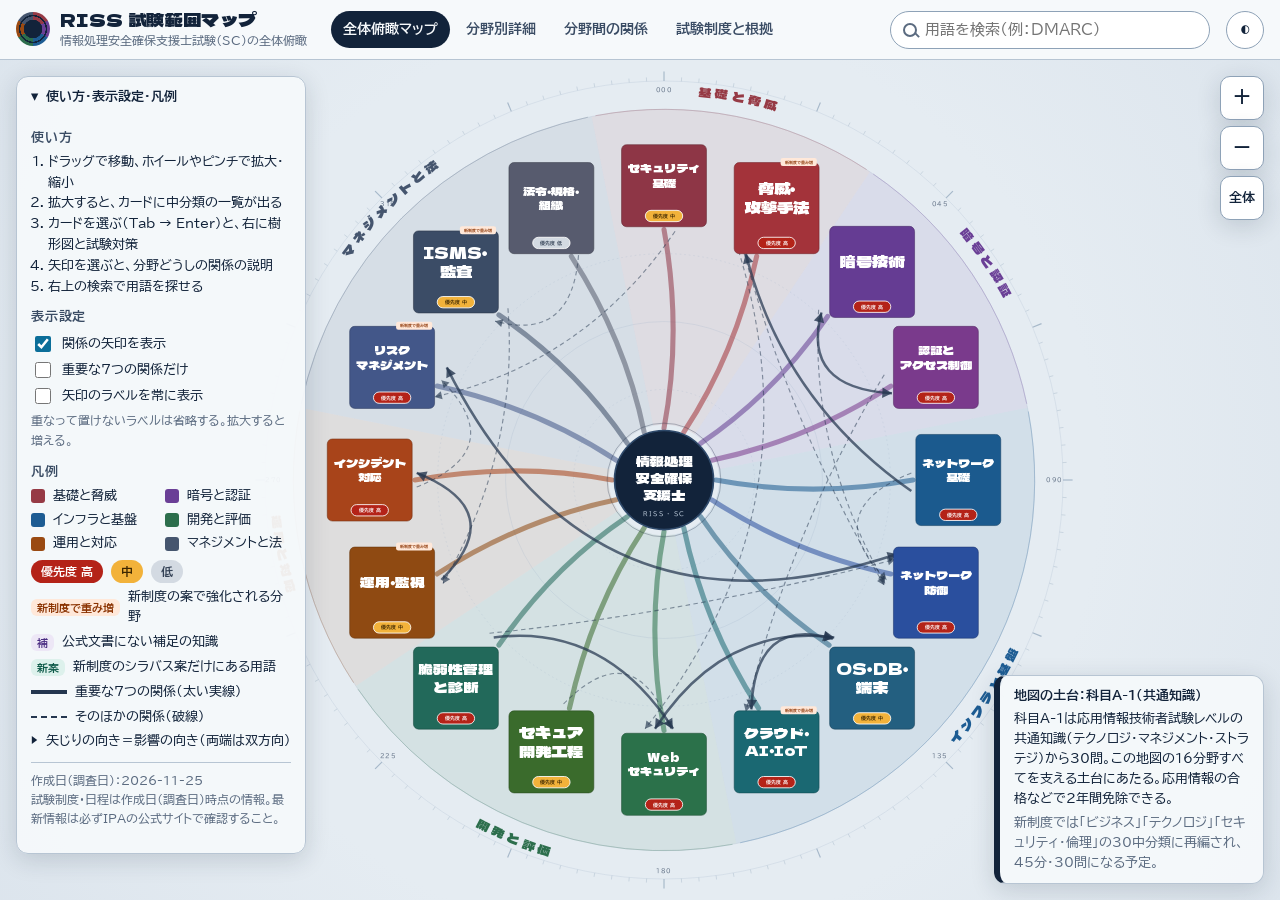
<file: docs/map/index.html>
<!doctype html>
<html lang="ja">
<head>
<meta charset="utf-8">
<meta name="viewport" content="width=device-width, initial-scale=1">
<title>RISS 試験範囲マップ</title>
<meta name="description" content="情報処理安全確保支援士試験（SC）の全体俯瞰。16分野・中分類・用語と分野間の関係を放射状の地図で示す。作成日 2026-11-25。">
<link rel="preconnect" href="https://fonts.googleapis.com">
<link rel="preconnect" href="https://fonts.gstatic.com" crossorigin>
<link rel="stylesheet" href="https://fonts.googleapis.com/css2?family=BIZ+UDPGothic:wght@400;700&amp;family=Dela+Gothic+One&amp;display=swap">
<!-- このファイルは map/tools/build.py で生成している。直接編集せず、map/data と map/src を直すこと。 -->
<style>
:root {
  --d-base: #963A45;
  --d-cryptoauth: #6A3F96;
  --d-infra: #1D5C93;
  --d-dev: #2C6E4C;
  --d-resp: #9A4A12;
  --d-mgmt: #45556E;
  --f-basics: #8E3646;
  --f-threats: #A3333A;
  --f-crypto: #653C93;
  --f-auth: #7A3A8C;
  --f-netbase: #1B5A8E;
  --f-netdef: #2A4F9E;
  --f-osdb: #235F80;
  --f-cloud: #1A6872;
  --f-web: #2B714A;
  --f-devproc: #3A6B2C;
  --f-vuln: #22695A;
  --f-ops: #8F4A12;
  --f-incident: #A8441A;
  --f-risk: #435789;
  --f-isms: #3B4C66;
  --f-law: #575B6E;
}
/* ===== 色・書体（すべてCSS変数で管理） ===== */
:root {
  color-scheme: light;
  --bg: #E5ECF2;
  --bg-2: #D9E2EB;
  --surface: #F6F9FB;
  --surface-2: #FFFFFF;
  --ink: #12233A;
  --ink-2: #3A4C64;
  --ink-3: #5B6B80;
  --line: #B7C5D3;
  --line-2: #8EA2B7;
  --grid: #9FB2C5;
  --accent: #0B6E99;
  --accent-ink: #FFFFFF;
  --hit: #E8590C;
  --link-line: #24364F;
  --link-on: #C2410C;
  --center: #12233A;
  --center-ring: #2F4A6B;
  --card-bg: #FFFFFF;
  --card-ink: #12233A;
  --card-ink-2: #44566D;
  --sector-op: 0.09;
  --trunk-op: 0.55;
  --shadow: 0 6px 24px rgba(18, 35, 58, 0.16);
  --pill-high-bg: #B42318;
  --pill-high-ink: #FFFFFF;
  --pill-mid-bg: #F2B23A;
  --pill-mid-ink: #3B2600;
  --pill-low-bg: #D3DAE2;
  --pill-low-ink: #334155;
  --badge-sup-bg: #EDE7F6;
  --badge-sup-ink: #4A2C82;
  --badge-new-bg: #DDF1EC;
  --badge-new-ink: #0D5948;
  --badge-weight-bg: #FFE8D9;
  --badge-weight-ink: #8A3200;
  --flash: #FFE38A;
  --font-ui: "BIZ UDPGothic", "Hiragino Sans", "Noto Sans JP", "Yu Gothic", "Meiryo", sans-serif;
  --font-display: "Dela Gothic One", "Hiragino Sans", "Noto Sans JP", "Yu Gothic", sans-serif;
  --topbar-h: 60px;
  --radius: 12px;
  --ease: 220ms cubic-bezier(.2, .7, .2, 1);
}

@media (prefers-color-scheme: dark) {
  :root:not([data-theme="light"]) {
    color-scheme: dark;
    --bg: #0D1621;
    --bg-2: #111D2A;
    --surface: #142130;
    --surface-2: #1A2a3C;
    --ink: #E2EAF3;
    --ink-2: #B3C2D3;
    --ink-3: #8C9DB1;
    --line: #2C3E53;
    --line-2: #46607C;
    --grid: #3A5068;
    --accent: #5CC2EA;
    --accent-ink: #062030;
    --hit: #FF9F5A;
    --link-line: #C5D3E3;
    --link-on: #FFB079;
    --center: #1C3A5C;
    --center-ring: #6F90B5;
    --card-bg: #172534;
    --card-ink: #E2EAF3;
    --card-ink-2: #AEBDCE;
    --sector-op: 0.13;
    --trunk-op: 0.7;
    --shadow: 0 6px 24px rgba(0, 0, 0, 0.5);
    --pill-high-bg: #C0281B;
    --pill-mid-bg: #F2B23A;
    --pill-low-bg: #3A4A5E;
    --pill-low-ink: #E2EAF3;
    --badge-sup-bg: #33275A;
    --badge-sup-ink: #DCCFFF;
    --badge-new-bg: #133F37;
    --badge-new-ink: #B8EBDD;
    --badge-weight-bg: #4A2510;
    --badge-weight-ink: #FFD2B5;
    --flash: #6B5A12;
  }
}
:root[data-theme="dark"] {
  color-scheme: dark;
  --bg: #0D1621;
  --bg-2: #111D2A;
  --surface: #142130;
  --surface-2: #1A2a3C;
  --ink: #E2EAF3;
  --ink-2: #B3C2D3;
  --ink-3: #8C9DB1;
  --line: #2C3E53;
  --line-2: #46607C;
  --grid: #3A5068;
  --accent: #5CC2EA;
  --accent-ink: #062030;
  --hit: #FF9F5A;
  --link-line: #C5D3E3;
  --link-on: #FFB079;
  --center: #1C3A5C;
  --center-ring: #6F90B5;
  --card-bg: #172534;
  --card-ink: #E2EAF3;
  --card-ink-2: #AEBDCE;
  --sector-op: 0.13;
  --trunk-op: 0.7;
  --shadow: 0 6px 24px rgba(0, 0, 0, 0.5);
  --pill-high-bg: #C0281B;
  --pill-mid-bg: #F2B23A;
  --pill-low-bg: #3A4A5E;
  --pill-low-ink: #E2EAF3;
  --badge-sup-bg: #33275A;
  --badge-sup-ink: #DCCFFF;
  --badge-new-bg: #133F37;
  --badge-new-ink: #B8EBDD;
  --badge-weight-bg: #4A2510;
  --badge-weight-ink: #FFD2B5;
  --flash: #6B5A12;
}

/* 分野色を背景の上に線として引くときの色（ダークでは少し明るく） */
:root { --mix-line: 0%; }
:root[data-theme="dark"] { --mix-line: 38%; }
@media (prefers-color-scheme: dark) { :root:not([data-theme="light"]) { --mix-line: 38%; } }

/* ===== 基本 ===== */
* { box-sizing: border-box; }
html, body { height: 100%; }
body {
  margin: 0;
  background: var(--bg);
  color: var(--ink);
  font-family: var(--font-ui);
  font-size: 15px;
  line-height: 1.7;
  display: flex;
  flex-direction: column;
  overflow: hidden;
}
a { color: var(--accent); }
button { font: inherit; color: inherit; }
:focus-visible { outline: 3px solid var(--accent); outline-offset: 2px; }
.sr-only { position: absolute; width: 1px; height: 1px; overflow: hidden; clip: rect(0 0 0 0); white-space: nowrap; }
.skip { position: absolute; left: 8px; top: -60px; z-index: 100; background: var(--surface-2); padding: 6px 12px; border-radius: 8px; }
.skip:focus { top: 8px; }
[hidden] { display: none !important; }

/* ===== 上部バー ===== */
.topbar {
  flex: none;
  display: flex;
  align-items: center;
  gap: 16px;
  min-height: var(--topbar-h);
  padding: 8px 16px;
  background: var(--surface);
  border-bottom: 1px solid var(--line);
  position: relative;
  z-index: 30;
}
.brand { display: flex; align-items: center; gap: 10px; min-width: 0; }
.brand-mark {
  width: 34px; height: 34px; flex: none; border-radius: 50%;
  background: radial-gradient(circle at 50% 50%, var(--center) 0 38%, transparent 39% 52%, var(--center) 53% 58%, transparent 59%),
              conic-gradient(var(--d-base) 0 60deg, var(--d-cryptoauth) 0 120deg, var(--d-infra) 0 180deg, var(--d-dev) 0 240deg, var(--d-resp) 0 300deg, var(--d-mgmt) 0);
}
.brand-title { font-family: var(--font-display); font-size: 18px; line-height: 1.2; letter-spacing: .02em; white-space: nowrap; }
.brand-sub { font-size: 11.5px; color: var(--ink-3); white-space: nowrap; }
.tabs { display: flex; gap: 4px; margin-left: 8px; }
.tabs a {
  text-decoration: none; color: var(--ink-2); padding: 7px 12px; border-radius: 999px;
  font-weight: 700; font-size: 14px; white-space: nowrap;
}
.tabs a:hover { background: var(--bg-2); }
.tabs a[aria-selected="true"] { background: var(--ink); color: var(--surface); }
.tabs .ts { display: none; }
.panel-title:focus { outline: none; }
.search { position: relative; margin-left: auto; width: min(320px, 32vw); }
.search input {
  width: 100%; height: 38px; padding: 0 12px 0 34px; border-radius: 999px;
  border: 1px solid var(--line-2); background: var(--surface-2); color: var(--ink); font: inherit;
}
.search::before {
  content: ""; position: absolute; left: 13px; top: 12px; width: 10px; height: 10px;
  border: 2px solid var(--ink-3); border-radius: 50%; pointer-events: none;
}
.search::after {
  content: ""; position: absolute; left: 24px; top: 23px; width: 6px; height: 2px;
  background: var(--ink-3); transform: rotate(45deg); pointer-events: none;
}
.search ul {
  position: absolute; right: 0; top: 44px; width: min(440px, 92vw); max-height: 60vh; overflow: auto;
  margin: 0; padding: 6px; list-style: none; background: var(--surface-2); border: 1px solid var(--line);
  border-radius: var(--radius); box-shadow: var(--shadow);
}
.search li { padding: 8px 10px; border-radius: 8px; cursor: pointer; line-height: 1.45; }
.search li[aria-selected="true"], .search li:hover { background: var(--bg-2); }
.search li .q-name { font-weight: 700; }
.search li .q-path { display: block; font-size: 12px; color: var(--ink-3); }
.search li.q-info { cursor: default; font-size: 12px; color: var(--ink-3); }
.search li.q-info:hover { background: none; }
.icon-btn {
  flex: none; width: 38px; height: 38px; border-radius: 50%; border: 1px solid var(--line-2);
  background: var(--surface-2); cursor: pointer; font-size: 17px; line-height: 1;
}

main { flex: 1; min-height: 0; position: relative; }
.links-layout > *, .tables > *, .two-col > *, .exam-wrap section, .fsec-body > * { min-width: 0; }
.view { position: absolute; inset: 0; overflow: auto; }

/* ===== 地図 ===== */
#view-map { overflow: hidden; }
#map-wrap {
  position: absolute; inset: 0; touch-action: none; cursor: grab;
  background:
    radial-gradient(circle at 50% 50%, transparent 0 60%, color-mix(in srgb, var(--bg-2) 70%, transparent) 100%),
    var(--bg);
}
#map-wrap.dragging { cursor: grabbing; }
#map { width: 100%; height: 100%; display: block; user-select: none; -webkit-user-select: none; }
#map text { font-family: var(--font-ui); }

.ring { fill: none; stroke: var(--grid); stroke-width: 1.4; opacity: .55; }
.ring.dash { stroke-dasharray: 6 10; }
.tick { stroke: var(--grid); stroke-width: 2; opacity: .7; }
.tick.major { stroke-width: 4; opacity: .9; }
.tick-label { fill: var(--ink-3); font-size: 22px; letter-spacing: .08em; }
.sector { fill: var(--c); opacity: var(--sector-op); }
.sector-edge { stroke: var(--c); stroke-width: 3; opacity: .35; fill: none; }
.domain-label { fill: var(--c); font-family: var(--font-display) !important; font-size: 46px; letter-spacing: .28em; }
:root[data-theme="dark"] .domain-label { fill: color-mix(in srgb, var(--c) 55%, white); }
@media (prefers-color-scheme: dark) { :root:not([data-theme="light"]) .domain-label { fill: color-mix(in srgb, var(--c) 55%, white); } }

.trunk { fill: none; stroke: color-mix(in srgb, var(--c), white var(--mix-line)); stroke-width: 18; stroke-linecap: round; opacity: var(--trunk-op); transition: opacity var(--ease); }
.center-disc { fill: var(--center); stroke: var(--center-ring); stroke-width: 6; }
.center-ring2 { fill: none; stroke: var(--center); stroke-width: 2; opacity: .5; }
.center-title { fill: #FFFFFF; font-family: var(--font-display) !important; font-size: 50px; text-anchor: middle; }
.center-sub { fill: #C9D7E6; font-size: 22px; text-anchor: middle; letter-spacing: .2em; }

/* 関係の矢印 */
.rel { cursor: pointer; transition: opacity var(--ease); }
.rel-line { fill: none; stroke: var(--link-line); stroke-width: 4; opacity: .5; }
.rel.core .rel-line { stroke-width: 9; opacity: .72; }
.rel:not(.core) .rel-line { stroke-dasharray: 16 12; }
.rel-head { fill: var(--link-line); opacity: .65; }
.rel.core .rel-head { opacity: .8; }
.rel-hit { fill: none; stroke: transparent; stroke-width: 34; }
.rel-label { display: none; pointer-events: none; }
.rel-label rect { fill: var(--surface-2); stroke: var(--link-on); stroke-width: 2.5; }
.rel-label text { fill: var(--ink); font-size: 24px; font-weight: 700; text-anchor: middle; }
.labels-on .rel-label { display: inline; }
.rel.on .rel-label, .rel:hover .rel-label, .rel:focus-visible .rel-label { display: inline; }
.rel.on .rel-line, .rel:hover .rel-line, .rel:focus-visible .rel-line { stroke: var(--link-on); opacity: 1; }
.rel.on .rel-head, .rel:hover .rel-head, .rel:focus-visible .rel-head { fill: var(--link-on); opacity: 1; }
.rel:focus-visible { outline: none; }
.rel:focus-visible .rel-line { stroke-width: 12; }
.no-links .rel { display: none; }
.core-only .rel:not(.core) { display: none; }

/* 大分類カード */
.card { cursor: pointer; transition: opacity var(--ease); }
.card:focus { outline: none; }
.card-bg { fill: var(--card-bg); stroke: color-mix(in srgb, var(--c) 45%, var(--line)); stroke-width: 2; }
.card-band, .card-band-sq { fill: var(--c); }
.card-short { fill: #FFFFFF; font-weight: 700; font-size: 27px; text-anchor: middle; }
.sub-sq { fill: var(--c); opacity: .85; }
.sub-name { fill: var(--card-ink); font-size: 20px; }
.card-foot-sep { stroke: var(--line); stroke-width: 1.5; }
.pill-bg.high { fill: var(--pill-high-bg); }
.pill-bg.mid { fill: var(--pill-mid-bg); }
.pill-bg.low { fill: var(--pill-low-bg); }
.pill-text { font-size: 18px; font-weight: 700; text-anchor: middle; }
.pill-text.high { fill: var(--pill-high-ink); }
.pill-text.mid { fill: var(--pill-mid-ink); }
.pill-text.low { fill: var(--pill-low-ink); }
.card-open { fill: var(--accent); font-size: 17px; font-weight: 700; text-anchor: end; }
.card-weight { fill: var(--badge-weight-ink); font-size: 15px; font-weight: 700; }
.card-weight-bg { fill: var(--badge-weight-bg); }
.card-compact-bg { fill: var(--c); stroke: color-mix(in srgb, var(--c) 70%, black); stroke-width: 2; }
.card-big { fill: #FFFFFF; font-family: var(--font-display) !important; text-anchor: middle; }
.card-ring { fill: none; stroke: transparent; stroke-width: 10; }
.card:focus-visible .card-ring { stroke: var(--accent); }
.card.hit .card-ring { stroke: var(--hit); stroke-dasharray: 22 10; }
.card.is-focus .card-ring { stroke: var(--ink); }
.lod-detail-only { display: none; }
.lod-detail .lod-detail-only { display: inline; }
.lod-detail .lod-compact-only { display: none; }

.focusing .card.is-dim, .focusing .rel.is-dim, .focusing .trunk.is-dim { opacity: .18; }
.focusing .trunk.is-on { opacity: .95; }

/* 操作ボタン */
.zoom-ctl {
  position: absolute; right: 16px; top: 16px; display: flex; flex-direction: column; gap: 6px; z-index: 5;
}
.zoom-ctl button {
  width: 44px; height: 44px; border-radius: 10px; border: 1px solid var(--line-2);
  background: var(--surface-2); cursor: pointer; font-size: 22px; font-weight: 700; box-shadow: var(--shadow);
}
.zoom-ctl button.fit { font-size: 13px; }

/* 左上パネル */
.legend-panel {
  position: absolute; left: 16px; top: 16px; width: 290px; max-height: calc(100% - 32px); overflow: auto;
  background: color-mix(in srgb, var(--surface) 94%, transparent); border: 1px solid var(--line);
  border-radius: var(--radius); box-shadow: var(--shadow); z-index: 5; font-size: 13px; line-height: 1.6;
}
.legend-panel > summary {
  cursor: pointer; padding: 10px 14px; font-weight: 700; list-style: none; display: flex; align-items: center; gap: 8px;
}
.legend-panel > summary::-webkit-details-marker { display: none; }
.legend-panel > summary::before { content: "▸"; transition: transform var(--ease); }
.legend-panel[open] > summary::before { transform: rotate(90deg); }
.legend-body { padding: 0 14px 12px; }
.legend-body h3 { font-size: 12.5px; margin: 10px 0 4px; color: var(--ink-2); letter-spacing: .06em; }
.legend-body ol { margin: 0; padding-left: 1.3em; }
.legend-body label { display: flex; align-items: center; gap: 8px; cursor: pointer; padding: 2px 0; }
.legend-body input { width: 16px; height: 16px; accent-color: var(--accent); }
.legend-list { list-style: none; margin: 0; padding: 0; display: grid; gap: 4px; }
.legend-list li { display: flex; align-items: center; gap: 8px; }
.legend-list.cols { grid-template-columns: 1fr 1fr; gap: 3px 8px; }
.swatch { width: 14px; height: 14px; border-radius: 3px; background: var(--c); flex: none; }
.line-sample { width: 36px; height: 0; border-top: 4px solid var(--link-line); flex: none; }
.line-sample.dash { border-top: 2px dashed var(--link-line); }
.legend-note { margin-top: 10px; padding-top: 8px; border-top: 1px solid var(--line); color: var(--ink-3); font-size: 12px; }

/* 右下の注記 */
.a1-note {
  position: absolute; right: 16px; bottom: 16px; width: 270px; z-index: 4;
  background: color-mix(in srgb, var(--surface) 94%, transparent); border: 1px solid var(--line);
  border-left: 6px solid var(--ink); border-radius: var(--radius); padding: 10px 14px; font-size: 12.5px; line-height: 1.6;
  box-shadow: var(--shadow);
}
.a1-note strong { display: block; font-size: 13px; margin-bottom: 2px; }
.a1-note p { margin: 0; }
.a1-note .a1-new { margin-top: 4px; color: var(--ink-3); }

/* ===== 右側パネル（スマホでは下からのシート） ===== */
.panel {
  position: fixed; right: 0; top: var(--topbar-actual, var(--topbar-h)); bottom: 0; width: min(460px, 100vw);
  background: var(--surface); border-left: 1px solid var(--line); box-shadow: var(--shadow);
  transform: translateX(102%); transition: transform var(--ease), visibility var(--ease); visibility: hidden;
  z-index: 40; display: flex; flex-direction: column;
}
.panel.open { transform: none; visibility: visible; }
.panel-head { flex: none; display: flex; align-items: center; justify-content: space-between; padding: 8px 10px 0 16px; }
.panel-grip { display: none; }
.panel-close {
  width: 40px; height: 40px; border-radius: 50%; border: 1px solid var(--line-2); background: var(--surface-2);
  cursor: pointer; font-size: 20px; line-height: 1;
}
.panel-body { flex: 1; overflow: auto; padding: 4px 18px 28px; }
.crumb { margin: 0; font-size: 12.5px; color: var(--ink-3); }
.crumb b { color: var(--ink-2); }
.panel-title { margin: 6px 0 8px; font-size: 21px; line-height: 1.4; display: flex; gap: 10px; align-items: flex-start; }
.panel-title .swatch { width: 18px; height: 18px; margin-top: 6px; border-radius: 4px; }
.panel h3 { font-size: 14px; margin: 18px 0 6px; padding-bottom: 4px; border-bottom: 2px solid var(--line); letter-spacing: .04em; }
.panel p { margin: 6px 0; }
.btn {
  display: inline-flex; align-items: center; gap: 6px; padding: 8px 14px; border-radius: 999px; cursor: pointer;
  border: 1px solid var(--accent); background: var(--accent); color: var(--accent-ink); font-weight: 700; text-decoration: none;
}
.btn.ghost { background: transparent; color: var(--accent); }
.link-list { list-style: none; margin: 0; padding: 0; display: grid; gap: 6px; }
.link-list button {
  width: 100%; text-align: left; padding: 8px 10px; border-radius: 10px; border: 1px solid var(--line);
  background: var(--surface-2); cursor: pointer; line-height: 1.5;
}
.link-list button:hover { border-color: var(--line-2); }
.link-list .lk-to { font-weight: 700; }
.link-list .lk-label { display: block; font-size: 12.5px; color: var(--ink-3); }
.kind { display: inline-block; font-size: 11px; font-weight: 700; padding: 0 6px; border-radius: 6px; border: 1px solid var(--line-2); color: var(--ink-2); margin-left: 6px; vertical-align: 1px; }
.kind.core { background: var(--ink); color: var(--surface); border-color: var(--ink); }

/* ピル・バッジ */
.pill { display: inline-block; font-size: 12px; font-weight: 700; padding: 1px 10px; border-radius: 999px; line-height: 1.7; white-space: nowrap; }
.pill.high { background: var(--pill-high-bg); color: var(--pill-high-ink); }
.pill.mid { background: var(--pill-mid-bg); color: var(--pill-mid-ink); }
.pill.low { background: var(--pill-low-bg); color: var(--pill-low-ink); }
.badge { display: inline-block; font-size: 11px; font-weight: 700; padding: 0 6px; border-radius: 6px; line-height: 1.6; vertical-align: 1px; white-space: nowrap; }
.badge.sup { background: var(--badge-sup-bg); color: var(--badge-sup-ink); }
.badge.new { background: var(--badge-new-bg); color: var(--badge-new-ink); }
.badge.weight { background: var(--badge-weight-bg); color: var(--badge-weight-ink); }
.pills { display: flex; flex-wrap: wrap; gap: 6px; align-items: center; }

/* 樹形図（├─ 形式の線） */
.tree, .tree ul { list-style: none; margin: 0; padding: 0; }
.tree ul { padding-left: 14px; }
.tree li { position: relative; padding-left: 20px; }
.tree li::before {
  content: ""; position: absolute; left: 0; top: 0; width: 14px; height: .95em;
  border-left: 2px solid var(--line-2); border-bottom: 2px solid var(--line-2);
}
.tree li:not(:last-child)::after { content: ""; position: absolute; left: 0; top: .95em; bottom: 0; border-left: 2px solid var(--line-2); }
.tree > li { padding-left: 0; }
.tree > li::before, .tree > li::after { display: none; }
.tree .t-root { font-weight: 700; display: inline-flex; align-items: center; gap: 6px; }
.tree .t-sub { font-weight: 700; display: inline-flex; align-items: center; gap: 6px; margin-top: 4px; }
.tree .t-sub .swatch { width: 11px; height: 11px; border-radius: 2px; }
.tree .t-term { padding: 1px 0; line-height: 1.55; border-radius: 6px; }
.tree .t-name { font-weight: 700; }
.tree .t-desc { color: var(--ink-2); }
.tree .t-term.flash { background: var(--flash); box-shadow: 0 0 0 4px var(--flash); }
@media (prefers-reduced-motion: no-preference) {
  .tree .t-term.flash { transition: background 600ms, box-shadow 600ms; }
}
.note-link { font-size: 12px; margin-left: 4px; white-space: nowrap; }

dl.info { margin: 0; display: grid; gap: 8px; }
dl.info dt { font-weight: 700; font-size: 12.5px; color: var(--ink-2); }
dl.info dd { margin: 0; }
dl.info ul { margin: 0; padding-left: 1.2em; }
.chips { display: flex; flex-wrap: wrap; gap: 4px; }
.chip {
  display: inline-flex; align-items: center; gap: 5px; font-size: 12px; padding: 1px 8px; border-radius: 999px;
  border: 1px solid var(--line-2); background: var(--surface-2); color: var(--ink); text-decoration: none; cursor: pointer; white-space: nowrap;
}
.chip .swatch { width: 9px; height: 9px; border-radius: 50%; }
.kw { display: inline-block; font-size: 12.5px; padding: 0 7px; border-radius: 6px; background: var(--bg-2); margin: 0 4px 4px 0; }

/* ===== 分野別詳細 ===== */
.detail-layout { display: grid; grid-template-columns: 290px 1fr; min-height: 100%; }
.detail-layout { background: linear-gradient(to right, var(--surface) 290px, transparent 290px); }
.detail-nav {
  position: sticky; top: 0; align-self: start; overflow: auto; padding: 16px;
  max-height: calc(100vh - var(--topbar-actual, var(--topbar-h)));
  border-right: 1px solid var(--line); background: var(--surface);
}
.detail-nav h2 { font-size: 14px; margin: 0 0 8px; }
.filter { display: flex; gap: 4px; flex-wrap: wrap; margin-bottom: 12px; }
.filter button { padding: 4px 12px; border-radius: 999px; border: 1px solid var(--line-2); background: var(--surface-2); cursor: pointer; font-size: 13px; font-weight: 700; }
.filter button[aria-pressed="true"] { background: var(--ink); color: var(--surface); border-color: var(--ink); }
.nav-domain { margin: 10px 0 4px; font-size: 12px; font-weight: 700; color: var(--ink-3); display: flex; align-items: center; gap: 6px; }
.nav-list { list-style: none; margin: 0; padding: 0; }
.nav-list a { display: flex; align-items: center; gap: 8px; padding: 5px 8px; border-radius: 8px; text-decoration: none; color: var(--ink); font-size: 13.5px; }
.nav-list a:hover { background: var(--bg-2); }
.nav-list .pill { margin-left: auto; font-size: 11px; padding: 0 8px; }
.detail-body { padding: 20px clamp(16px, 3vw, 36px) 60px; min-width: 0; }
.page-head { max-width: 1100px; margin-bottom: 18px; }
.page-head h1 { font-family: var(--font-display); font-size: 26px; margin: 0 0 4px; line-height: 1.3; font-weight: 400; }
.page-head p { margin: 0; color: var(--ink-2); }
.notice { font-size: 12.5px; color: var(--ink-3); margin-top: 6px !important; }
.fsec { max-width: 1100px; margin: 0 0 28px; background: var(--surface); border: 1px solid var(--line); border-radius: var(--radius); overflow: hidden; scroll-margin-top: 12px; }
.fsec-head { background: var(--c); color: #FFFFFF; padding: 12px 18px; display: flex; flex-wrap: wrap; align-items: center; gap: 8px 12px; }
.fsec-head h2 { margin: 0; font-size: 19px; line-height: 1.4; }
.fsec-head .dom { font-size: 12px; opacity: .92; }
.fsec-head .pills { margin-left: auto; }
.fsec-body { padding: 14px 18px 18px; display: grid; grid-template-columns: minmax(0, 1.25fr) minmax(0, 1fr); gap: 18px 28px; }
.fsec-body h3 { font-size: 14px; margin: 4px 0 8px; padding-bottom: 4px; border-bottom: 2px solid var(--line); }
.fsec-summary { grid-column: 1 / -1; margin: 0; }
.fsec-links { grid-column: 1 / -1; }

/* ===== 分野間の関係 ===== */
.links-layout { display: grid; grid-template-columns: minmax(300px, 520px) 1fr; gap: 24px; padding: 20px clamp(16px, 3vw, 36px) 60px; align-items: start; }
.links-layout .page-head { grid-column: 1 / -1; margin-bottom: 0; }
.mini-wrap { position: sticky; top: 12px; background: var(--surface); border: 1px solid var(--line); border-radius: var(--radius); padding: 10px; }
.mini-wrap svg { width: 100%; height: auto; display: block; }
.mini-wrap p { margin: 4px 4px 0; font-size: 12px; color: var(--ink-3); }
.mini-node circle { fill: var(--c); stroke: var(--surface); stroke-width: 3; }
.mini-node text { font-size: 21px; fill: var(--ink); font-weight: 700; }
.mini-rel path { fill: none; stroke: var(--link-line); stroke-width: 2; opacity: .45; }
.mini-rel.core path { stroke-width: 4; opacity: .65; }
.mini-rel:not(.core) path { stroke-dasharray: 6 5; }
.mini-rel polygon { fill: var(--link-line); opacity: .55; }
.mini.sel .mini-rel, .mini.sel .mini-node { opacity: .2; }
.mini.sel .mini-rel.on, .mini.sel .mini-node.on { opacity: 1; }
.mini-rel.on path { stroke: var(--link-on); opacity: 1; }
.mini-rel.on polygon { fill: var(--link-on); opacity: 1; }
.mini-node.on circle { stroke: var(--link-on); stroke-width: 5; }
.rel-groups { min-width: 0; }
.rel-group { margin-bottom: 22px; }
.rel-group > h2 { font-size: 16px; margin: 0 0 8px; display: flex; align-items: center; gap: 8px; }
.rel-group > h2 .num { font-family: var(--font-display); font-weight: 400; display: inline-grid; place-items: center; width: 26px; height: 26px; border-radius: 50%; background: var(--ink); color: var(--surface); font-size: 13px; }
.rel-cards { display: grid; gap: 10px; }
.rel-card { background: var(--surface); border: 1px solid var(--line); border-radius: var(--radius); padding: 12px 14px; cursor: pointer; text-align: left; width: 100%; line-height: 1.65; }
.rel-card:hover { border-color: var(--line-2); }
.rel-card.sel { border-color: var(--link-on); box-shadow: 0 0 0 2px var(--link-on); }
.rel-card .rc-head { display: flex; flex-wrap: wrap; align-items: center; gap: 6px; font-weight: 700; }
.rel-card .rc-arrow { color: var(--ink-3); }
.rel-card .rc-label { display: block; font-size: 15px; margin: 2px 0 4px; color: var(--link-on); font-weight: 700; }
.rel-card dl { margin: 0; display: grid; grid-template-columns: 7.5em 1fr; gap: 3px 10px; font-size: 13.5px; }
.rel-card dt { font-weight: 700; color: var(--ink-2); }
.rel-card dd { margin: 0; }
.tables { grid-column: 1 / -1; display: grid; gap: 28px; }
.tables h2 { font-size: 18px; margin: 0 0 10px; }
.tbl-wrap { overflow-x: auto; background: var(--surface); border: 1px solid var(--line); border-radius: var(--radius); }
table { border-collapse: collapse; width: 100%; font-size: 13.5px; line-height: 1.6; }
th, td { border-bottom: 1px solid var(--line); padding: 8px 12px; text-align: left; vertical-align: top; }
thead th { background: var(--bg-2); font-size: 12.5px; white-space: nowrap; }
tbody th { white-space: nowrap; }
tr:last-child td, tr:last-child th { border-bottom: none; }
.pairs { display: grid; grid-template-columns: repeat(auto-fill, minmax(300px, 1fr)); gap: 12px; }
.pair { background: var(--surface); border: 1px solid var(--line); border-radius: var(--radius); padding: 12px 14px; }
.pair h3 { margin: 0 0 6px; font-size: 15px; }
.pair dl { margin: 0 0 6px; display: grid; grid-template-columns: auto 1fr; gap: 2px 10px; font-size: 13.5px; }
.pair dt { font-weight: 700; white-space: nowrap; }
.pair dd { margin: 0; color: var(--ink-2); }
.pair .point { margin: 6px 0 0; font-size: 13px; padding: 6px 8px; border-radius: 8px; background: var(--bg-2); }
.pair .point::before { content: "見分け方："; font-weight: 700; }

/* ===== 試験制度と根拠 ===== */
.exam-wrap { padding: 20px clamp(16px, 3vw, 36px) 60px; max-width: 1180px; }
.exam-wrap section { margin-bottom: 30px; }
.exam-wrap h2 { font-size: 18px; margin: 0 0 10px; display: flex; align-items: center; gap: 10px; }
.exam-wrap h2::before { content: ""; width: 6px; height: 22px; border-radius: 3px; background: var(--ink); }
.exam-wrap p { margin: 6px 0; }
.timeline { list-style: none; margin: 0; padding: 0; display: grid; grid-template-columns: repeat(4, 1fr); gap: 0; position: relative; }
.timeline::before { content: ""; position: absolute; left: 4%; right: 4%; top: 15px; border-top: 3px solid var(--line-2); }
.timeline li { position: relative; padding: 36px 12px 0; }
.timeline li::before {
  content: ""; position: absolute; left: 12px; top: 6px; width: 20px; height: 20px; border-radius: 50%;
  background: var(--surface); border: 4px solid var(--line-2);
}
.timeline li.done::before { background: var(--line-2); }
.timeline li.next::before { background: var(--hit); border-color: var(--hit); box-shadow: 0 0 0 5px color-mix(in srgb, var(--hit) 25%, transparent); }
.timeline li.plan::before { border-style: dashed; border-color: var(--accent); }
.timeline .tl-when { font-size: 12.5px; color: var(--ink-3); }
.timeline .tl-name { font-weight: 700; display: flex; flex-wrap: wrap; gap: 6px; align-items: center; }
.timeline .tl-text { font-size: 13px; color: var(--ink-2); margin: 2px 0 0; }
.status { font-size: 11px; font-weight: 700; padding: 0 7px; border-radius: 6px; border: 1px solid var(--line-2); }
.status.next { background: var(--hit); color: #FFFFFF; border-color: var(--hit); }
.status.plan { border-style: dashed; border-color: var(--accent); color: var(--accent); }
.sys { font-size: 11px; font-weight: 700; padding: 0 6px; border-radius: 6px; }
.sys.current { background: var(--bg-2); color: var(--ink-2); }
.sys.new { background: var(--badge-new-bg); color: var(--badge-new-ink); }
.two-col { display: grid; grid-template-columns: 1fr 1fr; gap: 16px; }
.two-col h3 { font-size: 14px; margin: 0 0 6px; }
.src-list { margin: 0; padding-left: 1.3em; display: grid; gap: 4px; font-size: 13.5px; }
.src-list .src-note { color: var(--ink-3); font-size: 12.5px; }
.guide { display: grid; grid-template-columns: repeat(auto-fill, minmax(240px, 1fr)); gap: 10px; }
.guide div { background: var(--surface); border: 1px solid var(--line); border-radius: var(--radius); padding: 10px 12px; font-size: 13.5px; }
.guide b { display: block; }
.guide .lv { font-size: 11.5px; color: var(--ink-3); font-weight: 700; }
.method { margin: 0; padding-left: 0; list-style: none; display: grid; gap: 4px; }
.footer-note { font-size: 12.5px; color: var(--ink-3); border-top: 1px solid var(--line); padding-top: 12px; }

/* ===== スマホ ===== */
@media (max-width: 860px) {
  .topbar { flex-wrap: wrap; gap: 8px 10px; padding: 8px 12px; }
  .brand-sub { display: none; }
  .brand-title { font-size: 16px; }
  .tabs { order: 3; width: 100%; margin: 0; overflow-x: auto; scrollbar-width: none; }
  .tabs a { padding: 6px 12px; font-size: 13.5px; flex: 1; text-align: center; }
  .tabs .tl { display: none; }
  .tabs .ts { display: inline; }
  .search { order: 2; width: auto; flex: 1; margin-left: 0; min-width: 120px; }
  .icon-btn { order: 1; margin-left: auto; }
  .brand { order: 0; }
  .legend-panel { left: 10px; top: 10px; width: min(290px, calc(100% - 76px)); }
  .zoom-ctl { right: 10px; top: 10px; }
  .a1-note { left: 10px; right: auto; bottom: 10px; width: min(300px, calc(100% - 20px)); padding: 8px 12px; font-size: 12px; }
  .a1-note .a1-new { display: none; }
  .detail-layout { grid-template-columns: 1fr; }
  .detail-layout { background: none; }
  .detail-nav { position: static; height: auto; max-height: none; border-right: none; border-bottom: 1px solid var(--line); }
  .nav-groups { display: grid; grid-template-columns: 1fr 1fr; gap: 0 10px; }
  .fsec-body { grid-template-columns: 1fr; }
  .links-layout { grid-template-columns: 1fr; }
  .mini-wrap { position: static; }
  .timeline { grid-template-columns: 1fr; }
  .timeline::before { left: 21px; right: auto; top: 10px; bottom: 10px; border-top: none; border-left: 3px solid var(--line-2); }
  .timeline li { padding: 0 0 16px 46px; }
  .timeline li::before { left: 12px; top: 3px; }
  .two-col { grid-template-columns: 1fr; }
  .rel-card dl { grid-template-columns: 1fr; }
  .panel {
    top: auto; left: 0; right: 0; bottom: 0; width: 100%; height: min(78vh, 720px);
    border-left: none; border-top: 1px solid var(--line); border-radius: 18px 18px 0 0; transform: translateY(102%);
  }
  .panel-head { padding: 6px 10px 0 16px; }
  .panel-grip { display: block; position: absolute; left: 50%; top: 6px; width: 44px; height: 5px; margin-left: -22px; border-radius: 3px; background: var(--line-2); }
}
@media (max-width: 480px) {
  .legend-panel:not([open]) { width: auto; }
  .nav-groups { grid-template-columns: 1fr; }
}

@media (prefers-reduced-motion: reduce) {
  *, *::before, *::after { transition: none !important; animation: none !important; scroll-behavior: auto !important; }
}

</style>
</head>
<body>
<a class="skip" href="#main">本文へ移動</a>
<header class="topbar" id="topbar">
  <div class="brand">
    <span class="brand-mark" aria-hidden="true"></span>
    <div>
      <div class="brand-title">RISS 試験範囲マップ</div>
      <div class="brand-sub">情報処理安全確保支援士試験（SC）の全体俯瞰</div>
    </div>
  </div>
  <nav class="tabs" role="tablist" aria-label="表示の切り替え">
    <a role="tab" id="tab-map" href="#map" aria-controls="view-map" aria-label="全体俯瞰マップ"><span class="tl">全体俯瞰マップ</span><span class="ts" aria-hidden="true">地図</span></a>
    <a role="tab" id="tab-detail" href="#detail" aria-controls="view-detail" aria-label="分野別詳細"><span class="tl">分野別詳細</span><span class="ts" aria-hidden="true">分野別</span></a>
    <a role="tab" id="tab-links" href="#links" aria-controls="view-links" aria-label="分野間の関係"><span class="tl">分野間の関係</span><span class="ts" aria-hidden="true">関係</span></a>
    <a role="tab" id="tab-exam" href="#exam" aria-controls="view-exam" aria-label="試験制度と根拠"><span class="tl">試験制度と根拠</span><span class="ts" aria-hidden="true">試験制度</span></a>
  </nav>
  <div class="search">
    <label for="q" class="sr-only">用語検索</label>
    <input id="q" type="search" placeholder="用語を検索（例：DMARC）" autocomplete="off" spellcheck="false"
      role="combobox" aria-expanded="false" aria-controls="q-list" aria-autocomplete="list">
    <ul id="q-list" role="listbox" aria-label="検索結果" hidden></ul>
  </div>
  <button type="button" id="theme-toggle" class="icon-btn" aria-label="ライトモードとダークモードを切り替える" title="表示色の切り替え">◐</button>
</header>

<main id="main">
  <section id="view-map" class="view" role="tabpanel" aria-labelledby="tab-map">
    <div id="map-wrap">
      <svg id="map" aria-label="情報処理安全確保支援士試験の範囲を、中心から16分野へ放射状に描いた地図。カードはTabキーで選び、Enterキーで詳細を開ける。"></svg>
    </div>
    <div class="zoom-ctl" role="group" aria-label="拡大縮小">
      <button type="button" id="zoom-in" aria-label="拡大">＋</button>
      <button type="button" id="zoom-out" aria-label="縮小">－</button>
      <button type="button" id="zoom-fit" class="fit" aria-label="全体を表示">全体</button>
    </div>
    <details class="legend-panel" id="legend" open>
      <summary>使い方・表示設定・凡例</summary>
      <div class="legend-body" id="legend-body"></div>
    </details>
    <aside class="a1-note" id="a1-note" aria-label="科目A-1についての注記"></aside>
  </section>

  <section id="view-detail" class="view" role="tabpanel" aria-labelledby="tab-detail" hidden></section>
  <section id="view-links" class="view" role="tabpanel" aria-labelledby="tab-links" hidden></section>
  <section id="view-exam" class="view" role="tabpanel" aria-labelledby="tab-exam" hidden></section>
</main>

<aside id="panel" class="panel" role="dialog" aria-modal="false" aria-labelledby="panel-title" aria-hidden="true" tabindex="-1">
  <div class="panel-head">
    <span class="panel-grip" aria-hidden="true"></span>
    <span></span>
    <button type="button" class="panel-close" id="panel-close" aria-label="パネルを閉じる（Escキー）">×</button>
  </div>
  <div class="panel-body" id="panel-body"></div>
</aside>

<script type="application/json" id="map-data">{"meta":{"title":"RISS 試験範囲マップ","subtitle":"情報処理安全確保支援士試験（SC）の全体俯瞰","created":"2026-11-25","researchMemo":"research/ipa-research-2026-11-25.md","siteUrl":"https://popo-fukuro.github.io/STUDY-RISS/","notice":"試験制度・日程は作成日（調査日）時点の情報。最新情報は必ずIPAの公式サイトで確認すること。","layout":{"size":2900,"radius":1040,"centerRadius":175,"cardWidth":300,"cardHeader":60,"cardRow":32,"cardPad":20,"cardFooter":50,"startAngle":-90,"ringLabel":1360,"ringTick":1410,"lodThreshold":0.5},"a1Note":{"title":"地図の土台：科目A-1（共通知識）","text":"科目A-1は応用情報技術者試験レベルの共通知識（テクノロジ・マネジメント・ストラテジ）から30問。この地図の16分野すべてを支える土台にあたる。応用情報の合格などで2年間免除できる。","newText":"新制度では「ビジネス」「テクノロジ」「セキュリティ・倫理」の30中分類に再編され、45分・30問になる予定。"},"priorityLegend":{"high":"高","mid":"中","low":"低"},"badges":{"new-weight":{"label":"新制度で重み増","desc":"新制度（2027年度〜予定）の出題範囲案・シラバス案で、項目の追加や強化が明記された分野。"},"sup":{"label":"補","desc":"試験要綱・シラバス（現行・追補版・新制度のシラバス案）に用語としては載っていないが、理解のために追加した関連知識。"},"new":{"label":"新案","desc":"新制度のシラバス案（Ver.0.1）に用語として載っているが、現行の要綱・シラバスには見当たらない用語。"}},"timeline":[{"id":"r7a","when":"2025年10月","name":"令和7年度秋期","status":"done","system":"current","text":"紙の試験として最後の回。問題・解答例・採点講評が公開されている最新回。"},{"id":"r8z","when":"2026年10〜11月","name":"令和8年度前期","status":"done","system":"current","text":"CBT方式の初回。科目A 10/17〜10/27、科目B 11/11〜11/23。合格発表は2027年2月頃の予定。問題は非公開。"},{"id":"r8k","when":"2027年1〜3月","name":"令和8年度後期","status":"next","system":"current","text":"申込 2027/1/27〜2/27、科目A 2/20〜3/2、科目B 3/16〜3/28。現行制度は2026年度で終了予定のため、記述式の科目Bの最後の回になる見込み。"},{"id":"new","when":"2027年度 夏頃〜秋頃","name":"新制度の開始","status":"plan","system":"new","text":"検討段階の予定。科目Bは120分・12問・全問解答になる見込み。具体的な申込期間・実施期間は未確認。"}],"compare":[{"aspect":"実施方式","current":"CBT（前期・後期の年2回）","new":"CBT（実施時期の詳細は未確認）"},{"aspect":"科目A-1","current":"50分・30問（四肢択一）","new":"45分・30問"},{"aspect":"科目A-2","current":"40分・25問（四肢択一）","new":"35分・25問"},{"aspect":"科目B 時間","current":"150分","new":"120分"},{"aspect":"科目B 形式","current":"記述式。4問から2問を選んで解答","new":"12問すべて解答。サンプル問題では解答群から選ぶ形式（1問1答×8問＋1問3答×4問＝20設問）"},{"aspect":"得意分野での選択","current":"できる（4問から2問）","new":"できない（全範囲から出る）"},{"aspect":"科目Aの分野体系","current":"共通の23中分類。SCの科目A-2は7中分類（セキュリティ◎4・ネットワーク◎4ほか）","new":"3分野・30中分類に再編。SCの科目A-2は●5（セキュリティ4中分類とネットワーク）・○5"},{"aspect":"科目Bの範囲","current":"4大項目（マネジメント／開発／利用／インシデント管理）","new":"4大項目を維持しつつ、大項目1を「組織的推進」に再編・強化。データ保護、AIの安全な利用に関する規程、セキュリティ運用状況の点検などを追加"},{"aspect":"合格基準","current":"各科目60点以上／100点","new":"未確認"},{"aspect":"問題の公開","current":"CBT化後は非公開（公開問題は令和7年度秋期まで）","new":"サンプル問題のみ公開（2026-08-31）"}],"a2Current":[{"code":"11","name":"セキュリティ","mark":"◎4","fields":["basics","threats","crypto","auth","netdef","osdb","cloud","web","vuln","ops","incident","risk","isms","law"],"note":"追補版の5小分類（情報セキュリティ／情報セキュリティ管理／セキュリティ技術評価／情報セキュリティ対策／セキュリティ実装技術）"},{"code":"10","name":"ネットワーク","mark":"◎4","fields":["netbase","netdef"],"note":"ネットワーク方式／データ通信と制御／通信プロトコル／ネットワーク管理／ネットワーク応用"},{"code":"9","name":"データベース","mark":"○3","fields":["osdb"],"note":"データベース方式／設計／データ操作／トランザクション処理／応用"},{"code":"12","name":"システム開発技術","mark":"○3","fields":["devproc"],"note":"要件定義から保守・廃棄まで"},{"code":"13","name":"ソフトウェア開発管理技術","mark":"○3","fields":["devproc"],"note":"開発プロセス・手法／知的財産適用管理／開発環境管理／構成管理・変更管理"},{"code":"15","name":"サービスマネジメント","mark":"○3","fields":["ops"],"note":"SLA、サービスの運用、ファシリティマネジメントなど"},{"code":"16","name":"システム監査","mark":"○3","fields":["isms"],"note":"システム監査、内部統制"}],"a2New":[{"code":"23","name":"情報セキュリティの脅威","mark":"●","fields":["threats","basics"]},{"code":"24","name":"情報セキュリティマネジメント","mark":"●","fields":["basics","risk","isms","law"]},{"code":"25","name":"情報セキュリティ対策","mark":"●","fields":["crypto","auth","netdef","osdb","ops","incident"]},{"code":"26","name":"セキュリティ実装技術・評価","mark":"●","fields":["web","devproc","vuln","cloud","incident","osdb"]},{"code":"16","name":"ネットワーク","mark":"●","fields":["netbase","netdef"]},{"code":"17","name":"データベース","mark":"○","fields":["osdb"]},{"code":"4","name":"サービスマネジメント","mark":"○","fields":["ops"]},{"code":"12","name":"ガバナンス・監査","mark":"○","fields":["isms"]},{"code":"20","name":"システムライフサイクルプロセス","mark":"○","fields":["devproc"]},{"code":"21","name":"開発・運用の方法論","mark":"○","fields":["devproc"]}],"a2Notes":["現行は試験要綱 Ver.5.6 の「試験区分別出題分野一覧表」のSC列。◎は重点分野、数字は技術レベル（4が最も高度）。","新制度は「出題範囲等の改定案 Ver.1.0」（2026-03-31）の表のSC列。●は「専門分野かつ重点分野」、○は出題範囲。技術レベルの数字は示されていない。","法令（現行の中分類23「法務」、新制度の中分類28〜30）は、SCの科目A-2の表には含まれない。科目A-1（共通知識）の範囲にあたる。"],"bScope":[{"false":1,"current":"情報セキュリティマネジメントの推進又は支援","items":"方針策定、リスクアセスメント・リスク対応、諸規程（事業継続計画を含む）、監査、動向・事例の収集と分析、関係者とのコミュニケーション","fields":["risk","isms","law","ops","basics"],"newChange":"「組織的推進又は支援」に再編。AIの安全な導入・利用に関する規程、セキュリティ運用状況の管理・点検、デジタルガバナンス、脅威インテリジェンスの活用を追加。人的管理・サプライチェーン・コンプライアンス（AI関連ガイドラインを含む）が大項目3から移る。"},{"false":2,"current":"情報システムの企画・設計・開発・運用でのセキュリティ確保の推進又は支援","items":"要件定義、製品・サービスのセキュアな導入、アーキテクチャ設計、セキュリティ機能の設計・実装、セキュアプログラミング、セキュリティテスト、運用・保守、開発環境","fields":["devproc","web","vuln","cloud","osdb"],"newChange":"「ライフサイクルプロセスにおける〜」に名称変更。製品・サービスに「IoT、クラウドサービスを含む」と明記。"},{"false":3,"current":"情報及び情報システムの利用におけるセキュリティ対策の適用の推進又は支援","items":"暗号利用と鍵管理、マルウェア対策、バックアップ、監視とログ、ネットワーク・機器、脆弱性への対応、物理的管理、アカウント・アクセス管理、人的管理、サプライチェーン、コンプライアンス","fields":["crypto","auth","netbase","netdef","osdb","vuln","ops","incident","isms","risk","law"],"newChange":"「データ保護（情報の削除、データマスキング、漏えい防止、バックアップ）」を追加。人的管理・サプライチェーン・コンプライアンスは大項目1へ。"},{"false":4,"current":"情報セキュリティインシデント管理の推進又は支援","items":"管理体制（CSIRT）の構築、事象の評価（検知・初動・トリアージ）、インシデントへの対応（原因・復旧・報告・再発防止）、証拠の収集と分析","fields":["incident","ops"],"newChange":"大きな変更なし。"}],"recentB":[{"id":"R7秋-1","label":"R7秋 問1","theme":"Webアプリの脆弱性を悪用したインシデント","tech":"XSS、CSP、ファイルアップロード、HTML/ECMAScript、開発プロセス","fields":["web","incident","devproc"],"note":"CSPの理解と、開発プロセスでの対策を問う設問の正答率が低めだった"},{"id":"R7秋-2","label":"R7秋 問2","theme":"暗号資産交換業の暗号鍵管理","tech":"暗号化と復号、デジタル署名、鍵の暗号化","fields":["crypto"],"note":"暗号技術の使い分けを問う設問の正答率が低かった"},{"id":"R7秋-3","label":"R7秋 問3","theme":"インターネットバンキングとリモートワーク環境の導入","tech":"VPNサービス、ハードウェアトークン、認証基盤","fields":["netdef","auth","netbase"],"note":"VPN接続前に必要な通信を問う設問の正答率が低かった"},{"id":"R7秋-4","label":"R7秋 問4","theme":"サプライチェーンの中の企業のセキュリティ管理体制の構築","tech":"攻撃シナリオ、SCADA、マルウェア対策、バックアップとレジリエンス","fields":["risk","isms","cloud","incident","threats"],"note":"マルウェア対策として利用者認証の強化は効果が薄い点に注意を促している"},{"id":"R7春-1","label":"R7春 問1","theme":"システム開発企業のサプライチェーンリスク対策","tech":"委託先管理、SBOM、SAST/DAST/IAST","fields":["devproc","risk"],"note":"SBOMの使い方とテストツールの違いの理解を求めている"},{"id":"R7春-2","label":"R7春 問2","theme":"公開サイトの脆弱性診断結果と対応優先度","tech":"CVSSv3の評価指標、EPSS","fields":["vuln"],"note":"CVSSの指標の意味とEPSSの使い方を問う設問の正答率が低かった"},{"id":"R7春-3","label":"R7春 問3","theme":"スマートフォンアプリの脆弱性","tech":"クラウドストレージのアクセスキー、プライベートCAのルート証明書、署名付きURL","fields":["web","cloud","crypto"],"note":"全体の正答率がやや低かった"},{"id":"R7春-4","label":"R7春 問4","theme":"IT資産管理と脆弱性管理（ASM）","tech":"サブドメインテイクオーバー（CNAMEの削除漏れ）、KEVカタログ","fields":["vuln","netbase"],"note":"DNS設定の対策と優先度判断の設問の正答率が低かった"},{"id":"R6秋-1","label":"R6秋 問1","theme":"社内システムの運用とインシデント対応（エンドポイントのログ解析）","tech":"ログ分析、マルウェアの挙動、ファイル持出し対策","fields":["ops","incident","threats","osdb"],"note":"どのログを確認するかを書けていない解答が多かった"},{"id":"R6秋-2","label":"R6秋 問2","theme":"ドメイン名変更に伴う新メールサービスとDMARCの導入","tech":"SPF、DKIM、DMARC、S/MIME、メーリングリスト","fields":["netdef","netbase","crypto"],"note":"DKIMの仕組みを問う設問の正答率が低かった"},{"id":"R6秋-3","label":"R6秋 問3","theme":"ECサイトのWebスキミングによるカード情報漏えい","tech":"XSSの3類型、DOM、アクセスログ","fields":["web","incident","ops"],"note":"XSSの種類の区別がやや弱かった"},{"id":"R6秋-4","label":"R6秋 問4","theme":"個人情報を扱うWebサイトのセキュリティ診断","tech":"セッションフィクセーション、HTTPレスポンスヘッダー、脆弱性の組合せ","fields":["vuln","web"],"note":"HTTPヘッダーの効果を問う設問の正答率が低かった"},{"id":"R6春-1","label":"R6春 問1","theme":"APIセキュリティ","tech":"JWTの改ざんの検証、WAFの利点と課題","fields":["web","auth","netdef"],"note":"JWTの検証方法の設問がやや低かった"},{"id":"R6春-2","label":"R6春 問2","theme":"リモートワークとDDoS攻撃への対策","tech":"アノマリ型IPS、多要素認証を突破する攻撃、SPA（Single Packet Authorization）","fields":["netdef","auth"],"note":"全体の正答率はやや高かった"},{"id":"R6春-3","label":"R6春 問3","theme":"クラウド上に構築したWebサイトの脆弱性","tech":"XSS、CSRF、クレデンシャルの取得方式","fields":["web","cloud"],"note":"全体の正答率がやや低かった"},{"id":"R6春-4","label":"R6春 問4","theme":"Java＋RDBMSのWebアプリのセキュアプログラミング","tech":"Linuxの権限設定、例外処理、リソースリーク","fields":["web","osdb"],"note":"Javaの例外処理を問う設問の正答率が低かった"},{"id":"R5秋-1","label":"R5秋 問1","theme":"Webアプリの脆弱性を悪用したインシデントへの対応","tech":"XSS（反射型・格納型・DOM型の区別）、HTML/ECMAScript","fields":["web","incident"],"note":"DOM Based XSSとの混同が見られた"},{"id":"R5秋-2","label":"R5秋 問2","theme":"アパレル業のセキュリティ対策の見直し","tech":"サーバ証明書の検証、秘密鍵の管理、無線LAN、FWの設定","fields":["crypto","netdef","netbase"],"note":"サーバ証明書の検証項目を問う設問の正答率が低かった"},{"id":"R5秋-3","label":"R5秋 問3","theme":"CIサービス提供企業と利用企業のインシデント対応","tech":"コンテナ、WebAuthn／パスキー、HSM","fields":["cloud","auth","crypto","incident","threats"],"note":"WebAuthnの仕組みを問う設問の正答率が低かった"},{"id":"R5秋-4","label":"R5秋 問4","theme":"業務委託関係にある企業間のリスクアセスメント","tech":"リスク特定・分析・評価、攻撃シナリオ","fields":["risk"],"note":"特定したリスクの具体性が不足した解答が見られた"}],"sampleB":[{"id":"サンプル-1","label":"サンプル問1","theme":"情報資産台帳の整備と各部署への助言（1問1答）","fields":["risk"]},{"id":"サンプル-2","label":"サンプル問2","theme":"個人情報を扱うWebサイトのセキュリティ診断とセッションフィクセーション（1問3答）","fields":["vuln","web"]}],"priorityMethod":["優先度は、次の3つの公式情報だけを根拠に判断した。出題頻度を断定するものではない。","①試験要綱 Ver.5.6 の科目A-2の重点分野（セキュリティ◎4、ネットワーク◎4）","②直近5回（令和5年度秋期〜令和7年度秋期）の科目Bで、その分野が主な題材になった問","③新制度（2027年度〜予定）の出題範囲の改定案・シラバス案・サンプル問題での変更点","「高」は①②③のうち複数がはっきり当てはまる分野、「低」は①の対象外で②にも当てはまらない分野。"],"readingGuide":[{"level":"第1階層","name":"試験範囲全体","text":"中心の円。情報処理安全確保支援士試験の全体。"},{"level":"第2階層","name":"大分類（16分野）","text":"円周上のカード。6つの領域ごとに色分けし、関連の深い分野が隣り合うように並べた。"},{"level":"第3階層","name":"中分類","text":"カードの中の一覧（各分野4〜6個）。拡大すると表示される。"},{"level":"第4階層","name":"小分類（用語）","text":"カードを選ぶと右のパネルに、分野別詳細タブでは樹形図で表示。各用語に1文の説明を付けた。"},{"level":"バッジ","name":"補・新案","text":"「補」は公式文書に用語として載っていない補足の知識、「新案」は新制度のシラバス案にだけ載っている用語。"},{"level":"矢印","name":"分野間の関係","text":"太い実線は特に重要な7つの関係、細い破線はその他の関係。矢じりの向きが影響の向き（両端なら双方向）。"}],"sources":[{"name":"試験要綱・シラバスについて","url":"https://www.ipa.go.jp/shiken/syllabus/gaiyou.html","note":"最終更新 2026-07-10"},{"name":"試験要綱 Ver.5.6（PDF）","url":"https://www.ipa.go.jp/shiken/syllabus/rcu1hd00000141gq-att/youkou_ver5_6.pdf","note":"2026-07-06掲載。科目A-2の出題分野（p.23）、科目Bの出題範囲（p.42〜43）"},{"name":"情報処理安全確保支援士試験 シラバス Ver.2.1（PDF）","url":"https://www.ipa.go.jp/shiken/syllabus/nq6ept00000014ir-att/syllabus_sc_ver2_1.pdf","note":"2023-12-25掲載。科目Bの細目"},{"name":"シラバス追補版（科目A-2）Ver.4.0（PDF）","url":"https://www.ipa.go.jp/shiken/syllabus/nq6ept00000014hj-att/syllabus_sc_am2_tsuiho4_0.pdf","note":"2023-12-25掲載（2026-07-06に科目名の表記を更新）"},{"name":"情報処理技術者試験及び情報処理安全確保支援士試験の見直しの検討状況について","url":"https://www.ipa.go.jp/shiken/syllabus/henkou/2025/20260331.html","note":"2026-03-31公開、2026-04-28更新"},{"name":"出題範囲等の改定案 Ver.1.0（PDF）","url":"https://www.ipa.go.jp/shiken/syllabus/henkou/2025/rcu1hd0000008574-att/shinshiken-hani-kaiteian.pdf","note":"新制度の科目A・科目Bの出題範囲"},{"name":"科目Aの出題範囲体系案（新旧対応表）（PDF）","url":"https://www.ipa.go.jp/shiken/syllabus/henkou/2025/rcu1hd0000008574-att/shinshiken-hani-sinkyu.pdf","note":"2026-03-31"},{"name":"新試験制度のシラバス案について","url":"https://www.ipa.go.jp/shiken/syllabus/henkou/2026/20260630.html","note":"2026-06-30公開、2026-10-30更新"},{"name":"情報処理安全確保支援士試験 シラバス案 Ver.0.1（PDF）","url":"https://www.ipa.go.jp/shiken/syllabus/minaoshi/rcu1hd000001g5rk-att/syllabus_sc_ver0_1.pdf","note":"2026-08-31掲載"},{"name":"新試験制度のサンプル問題について","url":"https://www.ipa.go.jp/shiken/syllabus/henkou/2026/20260622.html","note":"2026-06-22公開、2026-10-30更新"},{"name":"情報処理安全確保支援士試験 科目B サンプル問題（PDF）","url":"https://www.ipa.go.jp/shiken/syllabus/minaoshi/rcu1hd000001fnl8-att/sc_kamoku_b_sample.pdf","note":"2026-08-31掲載"},{"name":"令和8年度 申込受付期間及び試験実施期間","url":"https://www.ipa.go.jp/shiken/2026/ap_koudo_sc_kikan.html","note":"2026-09-17更新。「試験問題は非公開」の記載あり"},{"name":"情報処理安全確保支援士試験（試験区分のページ）","url":"https://www.ipa.go.jp/shiken/kubun/sc.html","note":"2026-07-06更新"},{"name":"過去問題","url":"https://www.ipa.go.jp/shiken/mondai-kaiotu/index.html","note":"筆記試験の問題・解答例・採点講評（令和7年度まで）"},{"name":"令和7年度 問題冊子・解答例・採点講評","url":"https://www.ipa.go.jp/shiken/mondai-kaiotu/2025r07.html","note":"R7春・R7秋"},{"name":"令和6年度 問題冊子・解答例・採点講評","url":"https://www.ipa.go.jp/shiken/mondai-kaiotu/2024r06.html","note":"R6春・R6秋"},{"name":"令和5年度 問題冊子・解答例・採点講評","url":"https://www.ipa.go.jp/shiken/mondai-kaiotu/2023r05.html","note":"R5秋"}]},"domains":[{"id":"base","name":"基礎と脅威","color":"#963A45"},{"id":"cryptoauth","name":"暗号と認証","color":"#6A3F96"},{"id":"infra","name":"インフラと基盤","color":"#1D5C93"},{"id":"dev","name":"開発と評価","color":"#2C6E4C"},{"id":"resp","name":"運用と対応","color":"#9A4A12"},{"id":"mgmt","name":"マネジメントと法","color":"#45556E"}],"fields":[{"id":"basics","order":1,"domain":"base","color":"#8E3646","name":"情報セキュリティの基礎理論","short":"セキュリティ基礎","shortLines":["セキュリティ","基礎"],"priority":"mid","badges":[],"summary":"情報セキュリティで「何を」「なぜ」守るのかを整理する土台。機密性・完全性・可用性（CIA）などの考え方は、ほかのすべての分野で対策を選ぶときの物差しになる。","themes":["CIAと、真正性・責任追跡性・否認防止・信頼性を加えた7要素の区別","脅威・脆弱性・リスクの関係","多層防御・最小権限・セキュリティ・バイ・デザインなどの設計原則","ゼロトラストと境界型防御の違い","不正のトライアングルと内部不正"],"keywords":["機密性","完全性","可用性","否認防止","多層防御","最小権限","ゼロトラスト","不正のトライアングル"],"examA2":"用語の定義や要素の区別を問う知識問題として出る（例：ある対策が7要素のどれを高めるか）。","examB":"直近5回の科目Bで、この分野だけを主な題材にした問はない。各問で「この対策は何を守るためか」「何が損なわれたか」を説明するときの共通の言葉として使う。","official":[{"doc":"試験要綱 Ver.5.6","where":"科目A-2 中分類11 セキュリティ（◎4）"},{"doc":"シラバス追補版 Ver.4.0","where":"中分類11「1. 情報セキュリティ」"},{"doc":"シラバス案 Ver.0.1（新制度）","where":"中分類24「1 情報セキュリティの考え方」"}],"priorityReason":"試験要綱の科目A-2重点分野（セキュリティ◎4）に含まれる基礎事項。直近5回の科目B（R5秋〜R7秋）で、この分野を主な題材にした問はない。新制度のシラバス案では「セキュリティ・バイ・デザイン」「攻撃対象領域の最小化」などの原則が用語例に明記されたが、範囲そのものの拡大ではない。","textbook":["1.1","1.2","1.7"],"subs":[{"id":"basics-cia","name":"CIAと7要素","terms":[{"id":"basics-cia-1","name":"機密性","desc":"許可された人だけが情報を見られる性質。暗号化やアクセス制御で守る。","sup":false,"new":false,"aka":[],"note":null},{"id":"basics-cia-2","name":"完全性","desc":"情報が正しく、勝手に書き換えられていない性質。ハッシュ値や署名で確かめる。","sup":false,"new":false,"aka":[],"note":null},{"id":"basics-cia-3","name":"可用性","desc":"必要なときに情報やシステムを使える性質。冗長化やバックアップで守る。","sup":false,"new":false,"aka":[],"note":null},{"id":"basics-cia-4","name":"真正性","desc":"利用者や情報が「本物である」と確かめられる性質。認証で確保する。","sup":false,"new":false,"aka":[],"note":null},{"id":"basics-cia-5","name":"責任追跡性","desc":"誰がいつ何をしたかを後からたどれる性質。ログの記録で確保する。","sup":false,"new":false,"aka":[],"note":null},{"id":"basics-cia-6","name":"否認防止","desc":"行った操作や送った事実を、後から「やっていない」と言えなくする性質。デジタル署名などで実現する。","sup":false,"new":false,"aka":[],"note":null},{"id":"basics-cia-7","name":"信頼性","desc":"システムが意図したとおりに、一貫して動く性質。","sup":false,"new":false,"aka":[],"note":null}]},{"id":"basics-risk","name":"脅威・脆弱性・リスク","terms":[{"id":"basics-risk-1","name":"情報資産","desc":"守る対象となる情報・機器・サービス・人の知識など、組織にとって価値のあるもの。","sup":false,"new":false,"aka":[],"note":null},{"id":"basics-risk-2","name":"脅威","desc":"情報資産に損害を与えるおそれのある原因。攻撃者、災害、操作ミスなど。","sup":false,"new":false,"aka":[],"note":null},{"id":"basics-risk-3","name":"脆弱性","desc":"脅威につけ込まれる弱点。設定ミス、プログラムの欠陥、教育不足など。","sup":false,"new":false,"aka":[],"note":null},{"id":"basics-risk-4","name":"攻撃対象領域（アタックサーフェス）","desc":"外部から攻撃できる入口の総量。公開サーバや開いているポートが増えるほど広がる。","sup":false,"new":false,"aka":["攻撃対象領域","アタックサーフェス"],"note":null}]},{"id":"basics-principle","name":"設計原則","terms":[{"id":"basics-principle-1","name":"多層防御","desc":"性質の異なる対策を何重にも重ね、一つが破られても次で止める考え方。","sup":false,"new":false,"aka":[],"note":null},{"id":"basics-principle-2","name":"最小権限の原則","desc":"利用者やプログラムに、仕事に必要な最小限の権限だけを与える考え方。","sup":false,"new":false,"aka":["最小権限"],"note":null},{"id":"basics-principle-3","name":"need-to-knowの原則","desc":"業務上知る必要がある人だけに情報を見せる原則。","sup":false,"new":false,"aka":["need-to-know"],"note":null},{"id":"basics-principle-4","name":"セキュリティ・バイ・デザイン","desc":"企画・設計の段階からセキュリティを組み込む考え方。後から足すより安く確実。","sup":false,"new":false,"aka":["セキュリティバイデザイン"],"note":null},{"id":"basics-principle-5","name":"セキュア・バイ・デフォルト","desc":"初期設定のままで安全な状態になるように製品を作る考え方。","sup":false,"new":true,"aka":[],"note":null},{"id":"basics-principle-6","name":"フェイルセーフ／フェイルセキュア","desc":"故障時に被害が出ない側（止める）へ倒すのがフェイルセーフ、守りを固める側（閉じる）へ倒すのがフェイルセキュア。","sup":false,"new":false,"aka":["フェイルセーフ","フェイルセキュア","フェールセーフ"],"note":null}]},{"id":"basics-zt","name":"ゼロトラストと境界防御","terms":[{"id":"basics-zt-1","name":"境界型防御","desc":"社内と社外の境目にファイアウォールなどを置き、内側を信頼する守り方。","sup":false,"new":true,"aka":["境界防御"],"note":null},{"id":"basics-zt-2","name":"ゼロトラスト","desc":"場所にかかわらずすべてのアクセスを信頼せず、毎回確かめてから必要な分だけ許可する考え方。","sup":false,"new":false,"aka":[],"note":"ch01/zero-trust.md"},{"id":"basics-zt-3","name":"マイクロセグメンテーション","desc":"ネットワークを細かい区画に分け、区画の間の通信を必要なものだけに絞る手法。","sup":false,"new":true,"aka":[],"note":null},{"id":"basics-zt-4","name":"PDP／PEP","desc":"ゼロトラストで、アクセスの可否を判断する部分（PDP）と、その判断を実際に適用する部分（PEP）。","sup":false,"new":true,"aka":["ポリシー決定ポイント","PDP"],"note":null}]},{"id":"basics-actor","name":"攻撃者と不正の動機","terms":[{"id":"basics-actor-1","name":"不正のトライアングル","desc":"「動機」「機会」「正当化」の3つがそろうと不正が起きやすいという考え方。内部不正対策の基本。","sup":false,"new":false,"aka":[],"note":null},{"id":"basics-actor-2","name":"内部不正","desc":"従業員や委託先など、正規の権限を持つ人による情報の持出しや破壊。","sup":false,"new":false,"aka":[],"note":null},{"id":"basics-actor-3","name":"ハクティビズム","desc":"政治的・社会的な主張のために行うサイバー攻撃。","sup":false,"new":false,"aka":[],"note":null},{"id":"basics-actor-4","name":"APT","desc":"特定の組織を狙い、長い期間潜伏しながら情報を盗み続ける高度な攻撃。","sup":false,"new":false,"aka":["APT"],"note":null}]}]},{"id":"threats","order":2,"domain":"base","color":"#A3333A","name":"サイバー攻撃・脅威・脆弱性","short":"脅威・攻撃手法","shortLines":["脅威・","攻撃手法"],"priority":"high","badges":["new-weight"],"summary":"攻撃者が「どこから入り、何をして、どう広がるか」を知る分野。攻撃の手口がわかると、守る側の対策の意味がはっきりする。","themes":["サイバーキルチェーンやMITRE ATT&CKで攻撃の流れをつかむ","ランサムウェアと二重恐喝","クレデンシャルスタッフィング・MFA疲労攻撃などの認証への攻撃","DDoS攻撃・リフレクション攻撃","標的型攻撃メール・ビジネスメール詐欺","AIを悪用した攻撃とAIシステムへの攻撃（新制度のシラバス案で追加）"],"keywords":["サイバーキルチェーン","MITRE ATT&CK","ラテラルムーブメント","C2サーバ","ランサムウェア","クレデンシャルスタッフィング","DDoS攻撃","プロンプトインジェクション"],"examA2":"攻撃手法の名前と仕組みの対応（例：どの攻撃の説明か）を選ぶ問題として出る。","examB":"ログや通信の記録から攻撃者の行動を読み解く設問の前提になる（R6秋 問1：エンドポイントのログ、R5秋 問3：CIサービスを経由した攻撃の流れ、R7秋 問4：攻撃シナリオの検討）。","official":[{"doc":"試験要綱 Ver.5.6","where":"科目A-2 中分類11 セキュリティ（◎4）"},{"doc":"シラバス追補版 Ver.4.0","where":"中分類11「1. 情報セキュリティ」の(3)脅威・(7)攻撃手法"},{"doc":"シラバス案 Ver.0.1（新制度）","where":"中分類23 情報セキュリティの脅威"}],"priorityReason":"試験要綱の科目A-2重点分野（セキュリティ◎4）の中心。直近の科目Bでは、R6秋 問1（エンドポイントのログから攻撃を推測）、R5秋 問3（CIサービスを経由した攻撃の流れ）、R7秋 問4（攻撃シナリオの検討）が攻撃の流れを題材にしている。新制度のシラバス案では中分類23として独立し、AIを悪用した攻撃・AIシステムに対する攻撃・サプライチェーンを狙った攻撃が用語例に加わった。","textbook":["2.1","2.2","2.4","2.7","2.9"],"subs":[{"id":"threats-lifecycle","name":"攻撃のライフサイクル","terms":[{"id":"threats-lifecycle-1","name":"サイバーキルチェーン","desc":"偵察から目的の達成まで、攻撃を段階に分けて捉えるモデル。どの段階で止めるかを考えるのに使う。","sup":false,"new":false,"aka":[],"note":null},{"id":"threats-lifecycle-2","name":"MITRE ATT&CK","desc":"実際の攻撃で観測された戦術・技術を体系的にまとめた知識ベース。","sup":false,"new":false,"aka":["ATT&CK"],"note":null},{"id":"threats-lifecycle-3","name":"権限昇格","desc":"一般利用者の権限から、管理者権限などを不正に手に入れること。","sup":false,"new":false,"aka":[],"note":null},{"id":"threats-lifecycle-4","name":"ラテラルムーブメント","desc":"侵入した端末から、社内の別の端末やサーバへ横に広がっていくこと。","sup":false,"new":false,"aka":[],"note":null},{"id":"threats-lifecycle-5","name":"C2サーバ","desc":"感染した端末に命令を送り、盗んだ情報を受け取る攻撃者のサーバ。C&Cサーバとも呼ぶ。","sup":false,"new":false,"aka":["C2","C&C"],"note":null}]},{"id":"threats-malware","name":"マルウェア","terms":[{"id":"threats-malware-1","name":"ランサムウェア","desc":"データを暗号化して使えなくし、元に戻す代わりに身代金を要求するマルウェア。","sup":false,"new":false,"aka":[],"note":null},{"id":"threats-malware-2","name":"二重恐喝（多重恐喝）","desc":"暗号化に加えて「盗んだデータを公開する」と脅し、支払いを迫る手口。","sup":false,"new":true,"aka":["二重恐喝"],"note":null},{"id":"threats-malware-3","name":"RaaS","desc":"ランサムウェアを攻撃者に貸し出し、成功報酬を分け合うビジネス形態。","sup":false,"new":false,"aka":[],"note":null},{"id":"threats-malware-4","name":"ファイルレスマルウェア","desc":"実行ファイルをディスクに残さず、メモリ上やOSの標準ツールを使って動くマルウェア。","sup":false,"new":false,"aka":[],"note":null}]},{"id":"threats-authattack","name":"認証・セッションへの攻撃","terms":[{"id":"threats-authattack-1","name":"ブルートフォース攻撃","desc":"パスワードを総当たりで試す攻撃。ログイン失敗が続いたらロックする対策が基本。","sup":false,"new":false,"aka":[],"note":null},{"id":"threats-authattack-2","name":"リバースブルートフォース攻撃","desc":"よく使われるパスワードを固定し、IDのほうを次々に変えて試す攻撃。アカウントロックがかかりにくい。","sup":false,"new":false,"aka":[],"note":null},{"id":"threats-authattack-3","name":"クレデンシャルスタッフィング","desc":"別のサイトから漏れたIDとパスワードの組を使い回してログインを試す攻撃。","sup":false,"new":false,"aka":[],"note":null},{"id":"threats-authattack-4","name":"MFA疲労攻撃","desc":"多要素認証の承認通知を大量に送りつけ、利用者が根負けして承認するのを狙う攻撃。","sup":false,"new":true,"aka":[],"note":null},{"id":"threats-authattack-5","name":"レインボーテーブル攻撃","desc":"ハッシュ値と元のパスワードの対応表を使い、ハッシュ値から素早くパスワードを割り出す攻撃。","sup":false,"new":false,"aka":[],"note":null}]},{"id":"threats-dos","name":"DoS・ネットワーク攻撃","terms":[{"id":"threats-dos-1","name":"DDoS攻撃","desc":"多数の機器から大量の通信を送りつけ、サービスを止める攻撃。","sup":false,"new":false,"aka":[],"note":null},{"id":"threats-dos-2","name":"リフレクション攻撃（DNSアンプ攻撃）","desc":"送信元を標的に偽った小さな問合せで、第三者のサーバから大きな応答を標的に送らせる攻撃。","sup":false,"new":false,"aka":["リフレクション攻撃","DNSアンプ"],"note":null},{"id":"threats-dos-3","name":"ポートスキャン","desc":"どのポートが開いているかを調べ、攻撃の入口を探す偵察行為。","sup":false,"new":false,"aka":[],"note":null},{"id":"threats-dos-4","name":"DNSキャッシュポイズニング","desc":"キャッシュDNSサーバに偽の応答を覚えさせ、利用者を偽サイトへ誘導する攻撃。","sup":false,"new":false,"aka":[],"note":null}]},{"id":"threats-social","name":"人をだます攻撃","terms":[{"id":"threats-social-1","name":"ソーシャルエンジニアリング","desc":"技術ではなく人の心理のすきを突いて、パスワードなどを聞き出す手口。","sup":false,"new":false,"aka":[],"note":null},{"id":"threats-social-2","name":"標的型攻撃メール","desc":"特定の組織あてに、業務を装ったメールで添付ファイルやリンクを開かせる攻撃。","sup":false,"new":false,"aka":["標的型攻撃"],"note":null},{"id":"threats-social-3","name":"ビジネスメール詐欺（BEC）","desc":"取引先や経営者になりすましたメールで、偽の口座へ送金させる詐欺。","sup":false,"new":false,"aka":["ビジネスメール詐欺","BEC"],"note":null},{"id":"threats-social-4","name":"フィッシング","desc":"本物そっくりの偽サイトに誘導し、IDやカード番号を入力させる手口。","sup":false,"new":false,"aka":[],"note":null}]},{"id":"threats-advanced","name":"AIと高度な攻撃","terms":[{"id":"threats-advanced-1","name":"プロンプトインジェクション","desc":"生成AIへの入力や参照データに命令文を紛れ込ませ、開発者の意図しない動作をさせる攻撃。","sup":false,"new":false,"aka":[],"note":null},{"id":"threats-advanced-2","name":"データポイズニング","desc":"AIの学習データに不正なデータを混ぜ、判断をゆがめる攻撃。","sup":false,"new":false,"aka":[],"note":null},{"id":"threats-advanced-3","name":"ディープフェイク","desc":"AIで作った偽の映像や音声。経営者になりすました送金指示などに悪用される。","sup":false,"new":false,"aka":[],"note":null},{"id":"threats-advanced-4","name":"ソフトウェアサプライチェーン攻撃","desc":"正規ソフトの更新配信や部品（ライブラリ）を汚染し、利用者全体に被害を広げる攻撃。","sup":false,"new":true,"aka":[],"note":null}]}]},{"id":"crypto","order":3,"domain":"cryptoauth","color":"#653C93","name":"暗号技術","short":"暗号技術","priority":"high","badges":[],"summary":"情報を「読めなくする」「改ざんを見破る」「本人が作ったと証明する」ための道具箱。認証・安全な通信・電子署名など、多くの技術の部品になる。","themes":["共通鍵暗号と公開鍵暗号の使い分け（ハイブリッド暗号）","ハッシュ・MAC・デジタル署名の違い","証明書の検証とPKI（証明書チェーン、失効確認）","鍵管理（HSM、鍵の暗号化、鍵のライフサイクル）","前方秘匿性と耐量子計算機暗号"],"keywords":["AES","RSA暗号","楕円曲線暗号","SHA-256","HMAC","デジタル署名","PKI","OCSP","HSM","前方秘匿性"],"examA2":"暗号方式の特徴、ハッシュ関数の性質、証明書の失効確認などの知識を問う。","examB":"R7秋 問2で暗号鍵の管理と署名の生成・検証、R5秋 問2でサーバ証明書の検証と秘密鍵の管理、R7春 問3でプライベートCAのルート証明書が題材になった。","official":[{"doc":"試験要綱 Ver.5.6","where":"科目A-2 中分類11 セキュリティ（◎4）"},{"doc":"シラバス Ver.2.1","where":"科目B 3-1 暗号利用及び鍵管理"},{"doc":"シラバス案 Ver.0.1（新制度）","where":"中分類25「7 暗号技術」"}],"priorityReason":"試験要綱の科目A-2重点分野（セキュリティ◎4）。直近の科目Bでは、R7秋 問2（暗号資産交換業の暗号鍵管理）、R5秋 問2（サーバ証明書の検証・秘密鍵の管理）、R7春 問3（プライベートCAのルート証明書）、R5秋 問3（HSM）が暗号を題材にしている。新制度のシラバス案でも小分類「暗号技術」として独立し、耐量子計算機暗号（PQC）や暗号アジリティが用語例に加わった。","textbook":["7.1","7.4","7.7"],"subs":[{"id":"crypto-symmetric","name":"共通鍵暗号","terms":[{"id":"crypto-symmetric-1","name":"AES","desc":"現在の標準的な共通鍵のブロック暗号。鍵の長さは128・192・256ビット。","sup":false,"new":false,"aka":[],"note":null},{"id":"crypto-symmetric-2","name":"ブロック暗号／ストリーム暗号","desc":"決まった長さのかたまりごとに暗号化する方式と、ビットやバイトの単位で連続して暗号化する方式。","sup":false,"new":false,"aka":["ブロック暗号","ストリーム暗号"],"note":null},{"id":"crypto-symmetric-3","name":"暗号利用モード","desc":"ブロック暗号で長いデータを暗号化するときのつなぎ方（CBC、CTR、GCMなど）。","sup":false,"new":false,"aka":[],"note":null},{"id":"crypto-symmetric-4","name":"認証付き暗号（AEAD）","desc":"暗号化と改ざんの検知を同時に行う方式。AES-GCMが代表例。","sup":false,"new":false,"aka":["AEAD","認証付き暗号"],"note":null}]},{"id":"crypto-pubkey","name":"公開鍵暗号と鍵交換","terms":[{"id":"crypto-pubkey-1","name":"RSA暗号","desc":"大きな数の素因数分解が難しいことを安全性の根拠にする公開鍵暗号。","sup":false,"new":false,"aka":["RSA"],"note":null},{"id":"crypto-pubkey-2","name":"楕円曲線暗号","desc":"RSAより短い鍵で同じ程度の強さを出せる公開鍵暗号。","sup":false,"new":false,"aka":[],"note":null},{"id":"crypto-pubkey-3","name":"ハイブリッド暗号","desc":"データは高速な共通鍵暗号で暗号化し、その共通鍵を公開鍵暗号で安全に渡す方式。","sup":false,"new":false,"aka":[],"note":null},{"id":"crypto-pubkey-4","name":"Diffie-Hellman鍵交換","desc":"盗聴されている通信路でも、双方だけが知る共通の鍵を作れる手順。","sup":false,"new":false,"aka":["Diffie-Hellman"],"note":null},{"id":"crypto-pubkey-5","name":"前方秘匿性（PFS）","desc":"長く使う秘密鍵が後で漏れても、過去の通信は解読されない性質。","sup":false,"new":false,"aka":["前方秘匿性","PFS"],"note":null}]},{"id":"crypto-hash","name":"ハッシュとMAC","terms":[{"id":"crypto-hash-1","name":"ハッシュ関数","desc":"どんな長さのデータからも固定長の値を作る関数。元に戻せず、少しの変更で値が大きく変わる。","sup":false,"new":false,"aka":[],"note":null},{"id":"crypto-hash-2","name":"衝突発見困難性","desc":"同じハッシュ値になる別々のデータを見つけるのが難しい性質。","sup":false,"new":false,"aka":[],"note":null},{"id":"crypto-hash-3","name":"SHA-256","desc":"広く使われるSHA-2系のハッシュ関数。MD5やSHA-1は安全性が失われている。","sup":false,"new":false,"aka":["SHA-2","SHA-256"],"note":null},{"id":"crypto-hash-4","name":"メッセージ認証符号（MAC）","desc":"共通鍵とデータから作る値。改ざんと、鍵を持つ相手が作ったことを確かめられる。","sup":false,"new":false,"aka":["メッセージ認証符号"],"note":null},{"id":"crypto-hash-5","name":"HMAC","desc":"ハッシュ関数と共通鍵を組み合わせてMACを作る代表的な方式。","sup":false,"new":false,"aka":[],"note":null}]},{"id":"crypto-pki","name":"デジタル署名とPKI","terms":[{"id":"crypto-pki-1","name":"デジタル署名","desc":"秘密鍵で署名し、公開鍵で検証する仕組み。改ざんの検知と否認防止ができる。","sup":false,"new":false,"aka":[],"note":null},{"id":"crypto-pki-2","name":"認証局（CA）","desc":"公開鍵の持ち主を確認し、デジタル証明書を発行する機関。","sup":false,"new":false,"aka":["認証局"],"note":null},{"id":"crypto-pki-3","name":"X.509証明書","desc":"公開鍵と持ち主の情報にCAが署名した、デジタル証明書の標準形式。","sup":false,"new":false,"aka":["X.509"],"note":null},{"id":"crypto-pki-4","name":"証明書パス検証","desc":"サーバ証明書から中間CA、ルートCAへと署名を順にたどり、信頼できるかを確かめること。","sup":false,"new":false,"aka":[],"note":null},{"id":"crypto-pki-5","name":"CRL／OCSP","desc":"証明書が失効していないかを確かめる仕組み。失効した証明書の一覧を配る方式と、問合せに答える方式。","sup":false,"new":false,"aka":["CRL","OCSP"],"note":null}]},{"id":"crypto-keymgmt","name":"鍵管理とHSM","terms":[{"id":"crypto-keymgmt-1","name":"鍵のライフサイクル","desc":"鍵の生成・配送・保管・更新・廃棄までの一連の管理。","sup":false,"new":true,"aka":[],"note":null},{"id":"crypto-keymgmt-2","name":"HSM","desc":"暗号鍵を安全に生成・保管し、鍵を外に出さずに暗号処理を行う専用の装置。","sup":false,"new":false,"aka":[],"note":null},{"id":"crypto-keymgmt-3","name":"鍵管理システム（KMS）","desc":"クラウドなどで、暗号鍵の作成・更新・利用権限を一元管理する仕組み。","sup":false,"new":false,"aka":["KMS","鍵管理システム"],"note":null},{"id":"crypto-keymgmt-4","name":"危殆化","desc":"計算機の進歩や攻撃手法の発見で、暗号の安全性が保てなくなること。","sup":false,"new":false,"aka":[],"note":null},{"id":"crypto-keymgmt-5","name":"CRYPTREC暗号リスト","desc":"日本の電子政府で使うことが推奨される暗号の一覧。","sup":false,"new":false,"aka":["CRYPTREC"],"note":null}]},{"id":"crypto-future","name":"新しい暗号技術","terms":[{"id":"crypto-future-1","name":"耐量子計算機暗号（PQC）","desc":"量子コンピュータでも解読が難しいとされる新しい公開鍵暗号。","sup":false,"new":false,"aka":["耐量子計算機暗号","PQC"],"note":null},{"id":"crypto-future-2","name":"暗号アジリティ","desc":"弱くなった暗号を、システムを大きく作り直さずに別の暗号へ切り替えられる設計。","sup":false,"new":true,"aka":[],"note":null}]}]},{"id":"auth","order":4,"domain":"cryptoauth","color":"#7A3A8C","name":"認証技術・ID管理・アクセス制御","short":"認証とアクセス制御","shortLines":["認証と","アクセス制御"],"priority":"high","badges":[],"summary":"「あなたは誰か（認証）」と「何をしてよいか（認可）」を決める分野。ID連携やパスキーなど、クラウド時代のログインの仕組みもここに含まれる。","themes":["認証と認可の区別","多要素認証とフィッシング耐性（FIDO2／WebAuthn、パスキー）","OAuth 2.0・OpenID Connect・SAMLの役割の違い","アクセス制御モデル（DAC／MAC／RBAC／ABAC）","特権IDの管理とアカウントのライフサイクル"],"keywords":["多要素認証","FIDO2","WebAuthn","パスキー","OAuth 2.0","OpenID Connect","SAML","JWT","RBAC","特権アクセス管理"],"examA2":"認証方式の特徴、生体認証の指標（FAR／FRR）、アクセス制御モデルの区別などを問う。","examB":"R5秋 問3でWebAuthn、R6春 問1でJWTの検証、R6春 問2で多要素認証を突破する攻撃、R7秋 問3でリモートワーク環境の認証基盤が題材になった。","official":[{"doc":"試験要綱 Ver.5.6","where":"科目A-2 中分類11 セキュリティ（◎4）"},{"doc":"シラバス Ver.2.1","where":"科目B 3-8 アカウント管理及びアクセス管理"},{"doc":"シラバス案 Ver.0.1（新制度）","where":"中分類25「4 技術的管理策（情報アクセスの管理）」"}],"priorityReason":"試験要綱の科目A-2重点分野（セキュリティ◎4）。直近の科目Bでは、R5秋 問3（WebAuthn）、R6春 問1（JWTの改ざんの検証）、R6春 問2（多要素認証の突破）、R7秋 問3（認証基盤とハードウェアトークン）が認証を題材にしている。新制度のシラバス案では、フィッシング耐性のある認証、PKCE、パスキーなどが用語例に明記された。","textbook":["6.1","6.2","6.4","6.5","6.8","6.9"],"subs":[{"id":"auth-methods","name":"本人認証の方式","terms":[{"id":"auth-methods-1","name":"認証と認可","desc":"認証は本人であることの確認、認可はその人に何を許すかの決定。OAuthは認可、OpenID Connectは認証の仕組み。","sup":false,"new":false,"aka":["認可"],"note":null},{"id":"auth-methods-2","name":"ワンタイムパスワード","desc":"一度しか使えないパスワード。トークンやアプリで生成し、盗聴されても再利用できない。","sup":false,"new":false,"aka":[],"note":null},{"id":"auth-methods-3","name":"チャレンジレスポンス認証","desc":"サーバが送る乱数（チャレンジ）と秘密の情報から計算した値を返し、パスワード自体は送らない方式。","sup":false,"new":false,"aka":["チャレンジレスポンス"],"note":null},{"id":"auth-methods-4","name":"生体認証（FAR／FRR）","desc":"指紋や顔などで本人を確かめる方式。他人を受け入れる率（FAR）と本人を拒否する率（FRR）は片方を下げるともう片方が上がる。","sup":false,"new":false,"aka":["他人受入率","本人拒否率"],"note":null},{"id":"auth-methods-5","name":"Kerberos","desc":"認証サーバが発行するチケットを使い、何度もパスワードを送らずに複数のサービスを使う認証方式。","sup":false,"new":false,"aka":[],"note":null}]},{"id":"auth-mfa","name":"多要素・パスワードレス","terms":[{"id":"auth-mfa-1","name":"多要素認証","desc":"知識（パスワード）・所持（スマホなど）・生体（指紋など）のうち、異なる2つ以上を組み合わせる認証。","sup":false,"new":false,"aka":[],"note":null},{"id":"auth-mfa-2","name":"多段階認証","desc":"認証を複数回に分けて行う方式。同じ種類の要素を2回使う場合は多要素認証にならない。","sup":false,"new":false,"aka":[],"note":null},{"id":"auth-mfa-3","name":"リスクベース認証","desc":"いつもと違う場所や端末からのログインのときだけ、追加の確認を求める方式。","sup":false,"new":false,"aka":[],"note":null},{"id":"auth-mfa-4","name":"FIDO2／WebAuthn","desc":"端末内の秘密鍵で署名して認証する標準。パスワードを送らず、偽サイトでは使えないためフィッシングに強い。","sup":false,"new":false,"aka":["FIDO2","WebAuthn"],"note":null},{"id":"auth-mfa-5","name":"パスキー","desc":"FIDOの鍵を複数の端末で同期できるようにした、パスワード不要のログイン方式。","sup":false,"new":true,"aka":[],"note":null}]},{"id":"auth-federation","name":"SSOとID連携","terms":[{"id":"auth-federation-1","name":"シングルサインオン（SSO）","desc":"一度のログインで複数のサービスを使えるようにする仕組み。","sup":false,"new":false,"aka":["シングルサインオン"],"note":null},{"id":"auth-federation-2","name":"SAML","desc":"XMLで認証結果（アサーション）をやり取りし、主に企業向けのSSOを実現する規格。","sup":false,"new":false,"aka":[],"note":null},{"id":"auth-federation-3","name":"OAuth 2.0","desc":"パスワードを渡さずに、サービスへのアクセス権（アクセストークン）だけを委ねる認可の仕組み。","sup":false,"new":false,"aka":["OAuth"],"note":null},{"id":"auth-federation-4","name":"OpenID Connect","desc":"OAuth 2.0の上に、本人確認の結果（IDトークン）を返す仕組みを加えた認証の規格。","sup":false,"new":false,"aka":[],"note":null},{"id":"auth-federation-5","name":"JWT","desc":"署名を付けてやり取りできるJSON形式のトークン。受け取った側が署名を正しく検証しないと改ざんされる。","sup":false,"new":true,"aka":[],"note":null},{"id":"auth-federation-6","name":"PKCE","desc":"認可コードを横取りされても使えないようにする、OAuth 2.0の拡張。","sup":false,"new":true,"aka":[],"note":null},{"id":"auth-federation-7","name":"IDaaS","desc":"ID管理や認証、SSOをクラウドで提供するサービス。","sup":false,"new":false,"aka":[],"note":null}]},{"id":"auth-acmodel","name":"アクセス制御モデル","terms":[{"id":"auth-acmodel-1","name":"任意アクセス制御（DAC）","desc":"ファイルの所有者が、誰にどの権限を与えるかを自由に決める方式。","sup":false,"new":true,"aka":["任意アクセス制御"],"note":null},{"id":"auth-acmodel-2","name":"強制アクセス制御（MAC）","desc":"システムが決めた機密度のラベルに従って制御し、所有者でも変えられない方式。","sup":false,"new":false,"aka":["強制アクセス制御"],"note":null},{"id":"auth-acmodel-3","name":"ロールベースアクセス制御（RBAC）","desc":"「経理担当」などの役割に権限を付け、人には役割を割り当てる方式。","sup":false,"new":false,"aka":["ロールベースアクセス制御","RBAC"],"note":null},{"id":"auth-acmodel-4","name":"属性ベースアクセス制御（ABAC）","desc":"利用者・資源・時間帯などの属性を組み合わせたルールで許可を決める方式。","sup":false,"new":true,"aka":["属性ベースアクセス制御","ABAC"],"note":null}]},{"id":"auth-privileged","name":"特権・アカウント管理","terms":[{"id":"auth-privileged-1","name":"特権アクセス管理（PAM）","desc":"管理者権限の貸出し・利用の記録・パスワードの管理を一元的に行う仕組み。","sup":false,"new":true,"aka":["特権アクセス管理","PAM"],"note":null},{"id":"auth-privileged-2","name":"アクセス権のレビュー","desc":"異動・退職などに合わせて、不要なアカウントや過剰な権限を定期的に見直すこと。","sup":false,"new":false,"aka":["アカウント及びアクセス権のレビュー"],"note":null},{"id":"auth-privileged-3","name":"LDAP","desc":"利用者の情報を階層的に管理するディレクトリサービスにアクセスするためのプロトコル。","sup":false,"new":false,"aka":[],"note":null}]}]},{"id":"netbase","order":5,"domain":"infra","color":"#1B5A8E","name":"ネットワーク基礎","short":"ネットワーク基礎","shortLines":["ネットワーク","基礎"],"priority":"high","badges":[],"summary":"パケットがどう届くか、名前がどう解決されるか、メールやWebがどう動くかといった通信のしくみの基本。攻撃も防御も、このしくみの上で起きる。","themes":["TCP/IPの階層とポート番号","DNSの名前解決（権威DNSサーバとキャッシュDNSサーバの役割）","SMTP・POP・IMAPとメールの流れ","HTTPとCookie、プロキシ","無線LANと認証（WPA3、IEEE 802.1X）","NAT・VLAN・ネットワーク管理（SNMP、syslog、NTP）"],"keywords":["TCP","UDP","ARP","DHCP","DNS","CNAME","SMTP","HTTP","NAT","VLAN"],"examA2":"科目A-2の重点分野（ネットワーク◎4）。プロトコルの動作、ヘッダやポートの知識を問う。","examB":"設問の前提として、DNS・メール・HTTPの動作の理解が求められる（R7春 問4：CNAMEの削除漏れによるサブドメインテイクオーバー、R6秋 問2：メールサービスの設定、R7秋 問3：VPN接続前に必要な通信）。","official":[{"doc":"試験要綱 Ver.5.6","where":"科目A-2 中分類10 ネットワーク（◎4）"},{"doc":"シラバス追補版 Ver.4.0","where":"中分類10 ネットワーク"},{"doc":"シラバス案 Ver.0.1（新制度）","where":"中分類16 ネットワーク（科目A-2で●）"}],"priorityReason":"試験要綱で科目A-2の重点分野（ネットワーク◎4）に指定されており、新制度の科目A-2でも中分類16ネットワークが「専門分野かつ重点分野（●）」になっている。直近の科目Bでは、R7春 問4（DNSのCNAMEレコードの削除漏れ）、R6秋 問2（メールの送受信の設定）、R7秋 問3（VPN接続前に必要な通信）、R5秋 問2（無線LAN）がネットワークの理解を前提にしている。","textbook":["1.4","3.3","3.4","3.5"],"subs":[{"id":"netbase-tcpip","name":"TCP/IPと階層モデル","terms":[{"id":"netbase-tcpip-1","name":"OSI基本参照モデル","desc":"通信の機能を7つの層に分けて整理したモデル。","sup":false,"new":false,"aka":["OSI"],"note":null},{"id":"netbase-tcpip-2","name":"TCP／UDP","desc":"確認応答で確実に届けるTCPと、確認をせず軽く速いUDP。","sup":false,"new":false,"aka":["TCP","UDP"],"note":null},{"id":"netbase-tcpip-3","name":"ポート番号","desc":"1台の機器の中で、どのアプリあての通信かを区別する番号。Webは443、メール送信は25など。","sup":false,"new":false,"aka":["ポート番号"],"note":null},{"id":"netbase-tcpip-4","name":"ARP","desc":"IPアドレスから、同じLANの中にある機器のMACアドレスを調べるプロトコル。","sup":false,"new":false,"aka":[],"note":null},{"id":"netbase-tcpip-5","name":"DHCP","desc":"接続した機器に、IPアドレスなどの設定を自動で配るプロトコル。","sup":false,"new":false,"aka":[],"note":null},{"id":"netbase-tcpip-6","name":"NAT／NAPT","desc":"内部のプライベートIPアドレスを、外部用のグローバルIPアドレスに変換する技術。","sup":false,"new":false,"aka":["NAT","NAPT"],"note":null}]},{"id":"netbase-dns","name":"DNS","terms":[{"id":"netbase-dns-1","name":"権威DNSサーバ","desc":"自分が管理するドメインの正式な情報を答えるサーバ。","sup":true,"new":false,"aka":["権威DNS","権威サーバ"],"note":null},{"id":"netbase-dns-2","name":"キャッシュDNSサーバ","desc":"利用者の代わりに問合せを繰り返し、結果を一時的に保存するサーバ。フルリゾルバとも呼ぶ。","sup":true,"new":false,"aka":["キャッシュDNS","フルリゾルバ"],"note":null},{"id":"netbase-dns-3","name":"CNAMEレコード","desc":"ある名前を、別の名前の別名として登録するレコード。使わなくなったら削除しないと乗っ取りの原因になる。","sup":true,"new":false,"aka":["CNAME"],"note":null},{"id":"netbase-dns-4","name":"オープンリゾルバ","desc":"誰からの問合せにも答えてしまうキャッシュDNSサーバ。DNSアンプ攻撃の踏み台になる。","sup":false,"new":false,"aka":[],"note":null}]},{"id":"netbase-mail","name":"メールの仕組み","terms":[{"id":"netbase-mail-1","name":"SMTP","desc":"メールを送信・転送するプロトコル。もともと送信者を確かめる機能がない。","sup":false,"new":false,"aka":[],"note":null},{"id":"netbase-mail-2","name":"POP3／IMAP4","desc":"メールサーバからメールを受け取るプロトコル。IMAPはメールをサーバ上に置いたまま管理する。","sup":false,"new":false,"aka":["POP3","IMAP"],"note":null},{"id":"netbase-mail-3","name":"SMTP-AUTH","desc":"メールを送るときに、送信サーバで利用者を認証する仕組み。","sup":false,"new":false,"aka":[],"note":null},{"id":"netbase-mail-4","name":"OP25B","desc":"プロバイダの網の中から外部への25番ポートの直接送信を止め、迷惑メールの送信を防ぐ対策。","sup":false,"new":false,"aka":[],"note":null}]},{"id":"netbase-http","name":"HTTPとWeb通信","terms":[{"id":"netbase-http-1","name":"HTTP／HTTPS","desc":"Webのデータをやり取りするプロトコル。HTTPSはTLSで暗号化したもの。","sup":false,"new":false,"aka":["HTTP","HTTPS"],"note":null},{"id":"netbase-http-2","name":"Cookie","desc":"Webサーバがブラウザに保存させる小さなデータ。ログイン状態の維持などに使う。","sup":false,"new":false,"aka":["cookie"],"note":null},{"id":"netbase-http-3","name":"プロキシサーバ","desc":"利用者の代わりにWebサーバへアクセスする中継サーバ。アクセス制御やログの取得に使う。","sup":false,"new":false,"aka":["プロキシ"],"note":null},{"id":"netbase-http-4","name":"CDN","desc":"各地のサーバにコンテンツを複製して配信し、速く届ける仕組み。大量のアクセスの分散にも役立つ。","sup":false,"new":false,"aka":[],"note":null}]},{"id":"netbase-lan","name":"LAN・無線LAN","terms":[{"id":"netbase-lan-1","name":"VLAN","desc":"1つのスイッチの中で、ネットワークを論理的に分ける技術。","sup":false,"new":false,"aka":[],"note":null},{"id":"netbase-lan-2","name":"WPA3","desc":"無線LANの通信を暗号化・認証する最新の規格。Personal（事前共有鍵）とEnterprise（認証サーバ）がある。","sup":false,"new":false,"aka":[],"note":null},{"id":"netbase-lan-3","name":"IEEE 802.1X","desc":"LANや無線LANにつなぐときに、利用者や端末を認証する規格。RADIUSサーバと組み合わせる。","sup":false,"new":false,"aka":["802.1X"],"note":null},{"id":"netbase-lan-4","name":"RADIUS","desc":"ネットワークへの接続時の認証・認可・利用記録を集中して行うプロトコル。","sup":false,"new":false,"aka":[],"note":null}]},{"id":"netbase-mgmt","name":"ネットワーク管理","terms":[{"id":"netbase-mgmt-1","name":"SNMP","desc":"ネットワーク機器の状態を監視・管理するプロトコル。","sup":false,"new":false,"aka":[],"note":null},{"id":"netbase-mgmt-2","name":"syslog","desc":"機器のログを集めるための標準的な仕組み。","sup":false,"new":false,"aka":[],"note":null},{"id":"netbase-mgmt-3","name":"NTP","desc":"機器の時刻を合わせるプロトコル。複数の機器のログの時刻をそろえるために重要。","sup":false,"new":false,"aka":[],"note":null},{"id":"netbase-mgmt-4","name":"パケットキャプチャ","desc":"流れている通信を記録して中身を調べること。障害調査や攻撃の分析に使う。","sup":false,"new":false,"aka":["パケットアナライザ","パケットキャプチャ"],"note":null}]}]},{"id":"netdef","order":6,"domain":"infra","color":"#2A4F9E","name":"ネットワークセキュリティ・防御技術","short":"ネットワーク防御","shortLines":["ネットワーク","防御"],"priority":"high","badges":[],"summary":"通信の出入口で攻撃を止め、通信を暗号化し、離れた場所からの接続を安全にする技術。ファイアウォール、IDS／IPS、WAF、VPN、メールやDNSの防御が中心。","themes":["ファイアウォール・IDS・IPS・WAFの役割分担","VPNの方式とリモートアクセスの安全","TLSの仕組みと古いバージョンの廃止","送信ドメイン認証（SPF／DKIM／DMARC）","DNSSECとDoH／DoT","DDoS対策（CDN、スクラビング、レート制限）"],"keywords":["ファイアウォール","IDS","IPS","WAF","VPN","IPsec","TLS","SPF","DKIM","DMARC","DNSSEC","UTM"],"examA2":"各防御装置の役割や、プロトコル（TLS、IPsec、DNSSEC）の動作を問う。","examB":"R6秋 問2でDMARCの導入、R6春 問2でアノマリ型IPSとDDoS対策、R7秋 問3でVPNサービスの導入、R5秋 問2でファイアウォールのフィルタリング設定が題材になった。","official":[{"doc":"試験要綱 Ver.5.6","where":"科目A-2 中分類11 セキュリティ（◎4）・中分類10 ネットワーク（◎4）"},{"doc":"シラバス Ver.2.1","where":"科目B 3-5 ネットワーク及び機器のセキュリティ管理"},{"doc":"シラバス案 Ver.0.1（新制度）","where":"中分類25「6 技術的管理策（情報システムの適正利用の管理）」"}],"priorityReason":"試験要綱の科目A-2重点分野（セキュリティ◎4、ネットワーク◎4）の両方にまたがる。直近の科目Bでは、R6秋 問2（DMARC・SPF・DKIM）、R6春 問2（IPSとDDoS対策）、R7秋 問3（VPNサービス）、R5秋 問2（ファイアウォールの設定・無線LAN）、R6春 問1（WAFの利点と課題）が防御技術を題材にしている。新制度のシラバス案では、ZTNAやDoH／DoTなどが用語例に明記された。","textbook":["5.5","5.6","5.7","5.8","7.2","7.3","7.4","7.5"],"subs":[{"id":"netdef-perimeter","name":"境界防御","terms":[{"id":"netdef-perimeter-1","name":"ファイアウォール","desc":"送信元・宛先・ポートなどのルールで、通してよい通信だけを通す装置。","sup":false,"new":false,"aka":[],"note":null},{"id":"netdef-perimeter-2","name":"ステートフルインスペクション","desc":"通信のやり取りの状態を覚えておき、正しい応答のパケットだけを通す方式。","sup":false,"new":false,"aka":["ステートフルパケットフィルタ"],"note":null},{"id":"netdef-perimeter-3","name":"DMZ","desc":"外部に公開するサーバを置くための、内部ネットワークとは分けた区画。","sup":false,"new":false,"aka":[],"note":null},{"id":"netdef-perimeter-4","name":"UTM","desc":"ファイアウォール・IPS・マルウェア対策などを1台にまとめた装置。","sup":false,"new":false,"aka":["統合脅威管理"],"note":null}]},{"id":"netdef-detect","name":"検知・防御装置","terms":[{"id":"netdef-detect-1","name":"IDS","desc":"不正な通信を見つけて知らせる仕組み。通信を止めはしない。","sup":false,"new":false,"aka":[],"note":null},{"id":"netdef-detect-2","name":"IPS","desc":"不正な通信を見つけて遮断する仕組み。誤検知すると正常な通信まで止めてしまう。","sup":false,"new":false,"aka":[],"note":null},{"id":"netdef-detect-3","name":"シグネチャ型／アノマリ型","desc":"既知の攻撃パターンと照合する方式と、ふだんと違う振る舞いを異常とみなす方式。","sup":false,"new":false,"aka":["シグネチャ型","アノマリ型"],"note":null},{"id":"netdef-detect-4","name":"WAF","desc":"HTTPの中身を見て、Webアプリへの攻撃（SQLインジェクションなど）を止める装置。","sup":false,"new":false,"aka":[],"note":null},{"id":"netdef-detect-5","name":"偽陽性／偽陰性","desc":"正常なものを攻撃と判断してしまうこと（フォールスポジティブ）と、攻撃を見逃すこと（フォールスネガティブ）。","sup":false,"new":false,"aka":["偽陽性","フォールスポジティブ"],"note":null}]},{"id":"netdef-vpn","name":"VPNとリモートアクセス","terms":[{"id":"netdef-vpn-1","name":"IPsec","desc":"IPの層で通信を暗号化・認証するプロトコル群（ESP、AH、IKE）。","sup":false,"new":false,"aka":[],"note":null},{"id":"netdef-vpn-2","name":"TLS-VPN","desc":"TLSを使うVPN。ブラウザや専用ソフトで社内に接続する。SSL-VPNとも呼ぶ。","sup":true,"new":false,"aka":["SSL-VPN","TLS-VPN"],"note":null},{"id":"netdef-vpn-3","name":"ZTNA","desc":"利用者と端末を毎回確かめ、許可したアプリにだけ接続させるリモートアクセスの方式。","sup":false,"new":true,"aka":[],"note":null},{"id":"netdef-vpn-4","name":"VDI","desc":"画面だけを手元の端末に送り、データは社内のサーバに残す仮想デスクトップ。","sup":false,"new":false,"aka":[],"note":null},{"id":"netdef-vpn-5","name":"検疫ネットワーク","desc":"社内につなぐ前に、端末のパッチやマルウェア対策の状態を確かめ、問題があれば隔離する仕組み。","sup":false,"new":false,"aka":[],"note":null}]},{"id":"netdef-secure","name":"セキュア通信","terms":[{"id":"netdef-secure-1","name":"TLS","desc":"通信を暗号化し、サーバ証明書でサーバを確かめるプロトコル。現在はTLS 1.2と1.3を使い、SSLとTLS 1.0／1.1は廃止。","sup":false,"new":false,"aka":[],"note":null},{"id":"netdef-secure-2","name":"暗号スイート","desc":"TLSで使う鍵交換・暗号・ハッシュの組合せ。","sup":false,"new":true,"aka":[],"note":null},{"id":"netdef-secure-3","name":"STARTTLS","desc":"平文で始めた通信を、途中からTLSに切り替える仕組み。メールの送受信で使う。","sup":false,"new":false,"aka":[],"note":null},{"id":"netdef-secure-4","name":"S/MIME","desc":"メールの本文や添付ファイルを、公開鍵で暗号化したり署名したりする方式。","sup":false,"new":false,"aka":[],"note":null}]},{"id":"netdef-maildns","name":"メール・DNSの防御","terms":[{"id":"netdef-maildns-1","name":"SPF","desc":"送信元のIPアドレスが、そのドメインの正規の送信サーバかをDNSで確かめる仕組み。","sup":false,"new":false,"aka":[],"note":null},{"id":"netdef-maildns-2","name":"DKIM","desc":"送信サーバがメールに電子署名を付け、受信側がDNSにある公開鍵で改ざんと送信ドメインを確かめる仕組み。","sup":false,"new":false,"aka":[],"note":null},{"id":"netdef-maildns-3","name":"DMARC","desc":"SPF・DKIMの結果とFromのドメインの一致を見て、失敗したメールの扱い（none／quarantine／reject）を送信側が宣言する仕組み。","sup":false,"new":false,"aka":[],"note":null},{"id":"netdef-maildns-4","name":"DNSSEC","desc":"DNSの応答に電子署名を付け、偽の応答を見破る仕組み。","sup":false,"new":false,"aka":[],"note":null},{"id":"netdef-maildns-5","name":"DoH／DoT","desc":"DNSの問合せをHTTPSやTLSで暗号化し、盗み見を防ぐ方式。","sup":false,"new":false,"aka":["DoH","DoT"],"note":null}]},{"id":"netdef-ddos","name":"DDoS対策","terms":[{"id":"netdef-ddos-1","name":"スクラビングセンター","desc":"大量の攻撃通信を引き受けて取り除き、正常な通信だけを届けるサービス。","sup":false,"new":true,"aka":[],"note":null},{"id":"netdef-ddos-2","name":"レート制限","desc":"一定時間あたりの要求回数に上限を設け、過剰なアクセスを抑える対策。","sup":false,"new":true,"aka":[],"note":null}]}]},{"id":"osdb","order":7,"domain":"infra","color":"#235F80","name":"OS・サーバ・データベース・端末のセキュリティ","short":"OS・DB・端末","shortLines":["OS・DB・","端末"],"priority":"mid","badges":[],"summary":"Webアプリやサービスを動かす「土台」の守り方。OSやサーバの設定を固め、データベースを守り、社員のPCやスマホを管理する。","themes":["要塞化（不要なサービスの停止、最小権限）","Linuxのファイル権限と管理者権限","データベースのアクセス制御と暗号化","EDR・MDMによる端末の管理","TPM・セキュアブートなどハードウェアによる守り"],"keywords":["要塞化","パーミッション","セキュアOS","パッチ管理","データベース暗号化","ストアドプロシージャ","MDM","EDR","TPM","セキュアブート"],"examA2":"データベース（○3）の正規化・トランザクションや、OSのアクセス制御、TPMなどを問う。","examB":"R6春 問4でLinuxの権限設定、R6秋 問1でエンドポイントのログとマルウェア対策が題材になった。","official":[{"doc":"試験要綱 Ver.5.6","where":"科目A-2 中分類9 データベース（○3）"},{"doc":"シラバス追補版 Ver.4.0","where":"中分類11「5. セキュリティ実装技術」の(3)OSのセキュリティ・(5)データベースセキュリティ"},{"doc":"シラバス案 Ver.0.1（新制度）","where":"中分類17 データベース、中分類26「ハードウェアのセキュリティ」"}],"priorityReason":"試験要綱では科目A-2のデータベースは○3で、重点分野ではない。直近の科目Bでは、R6春 問4（Linuxの権限設定）とR6秋 問1（エンドポイントのログ）が題材にしているが、どちらもWebアプリやインシデント対応の問の一部として出ている。新制度でもデータベースは科目A-2の○（重点ではない）のまま。","textbook":["4.5","5.2","5.4","5.9"],"subs":[{"id":"osdb-harden","name":"OSとサーバの要塞化","terms":[{"id":"osdb-harden-1","name":"要塞化（ハードニング）","desc":"不要なサービスやアカウントを止め、設定を固めて攻撃の入口を減らすこと。","sup":false,"new":false,"aka":["要塞化","ハードニング"],"note":null},{"id":"osdb-harden-2","name":"パーミッション","desc":"ファイルごとに、所有者・グループ・その他の人が読める・書ける・実行できるかを決める設定。","sup":true,"new":false,"aka":[],"note":null},{"id":"osdb-harden-3","name":"rootとsudo","desc":"何でもできる管理者アカウントと、必要なときだけ一時的に管理者として命令を実行する仕組み。","sup":true,"new":false,"aka":[],"note":null},{"id":"osdb-harden-4","name":"セキュアOS","desc":"強制アクセス制御などで、管理者でも勝手な操作をできないようにしたOS。Trusted OSとも呼ぶ。","sup":false,"new":false,"aka":["セキュアOS","Trusted OS"],"note":null},{"id":"osdb-harden-5","name":"パッチ管理","desc":"OSやソフトの修正プログラムを、計画的に確認・適用すること。","sup":false,"new":true,"aka":[],"note":null}]},{"id":"osdb-db","name":"データベースの安全","terms":[{"id":"osdb-db-1","name":"データベース暗号化","desc":"保存したデータを暗号化し、媒体の盗難やファイルの持出しから守る対策。","sup":false,"new":false,"aka":[],"note":null},{"id":"osdb-db-2","name":"GRANT／REVOKE","desc":"表ごとに、誰が参照・更新できるかの権限を与えたり取り消したりするSQLの命令。","sup":false,"new":false,"aka":["GRANT"],"note":null},{"id":"osdb-db-3","name":"ビュー","desc":"表の一部だけを見せる仮想的な表。見せたくない列を隠すのに使える。","sup":false,"new":false,"aka":[],"note":null},{"id":"osdb-db-4","name":"排他制御","desc":"複数の処理が同時に同じデータを更新しても、矛盾が起きないようにする仕組み。","sup":false,"new":false,"aka":[],"note":null},{"id":"osdb-db-5","name":"ストアドプロシージャ","desc":"データベースの中に保存しておく一連の処理。アプリ側でSQLを組み立てずに済む。","sup":false,"new":false,"aka":[],"note":null}]},{"id":"osdb-endpoint","name":"端末・モバイル管理","terms":[{"id":"osdb-endpoint-1","name":"MDM","desc":"会社が配るスマホやタブレットを一元管理し、紛失時には遠隔でロックやデータ消去を行う仕組み。","sup":false,"new":false,"aka":[],"note":null},{"id":"osdb-endpoint-2","name":"リモートワイプ","desc":"紛失した端末のデータを、遠隔操作で消去すること。","sup":false,"new":false,"aka":["遠隔でのデータ消去"],"note":null},{"id":"osdb-endpoint-3","name":"BYOD","desc":"私物の端末を業務に使うこと。会社の管理が届きにくく、情報漏えいのおそれがある。","sup":false,"new":false,"aka":[],"note":null},{"id":"osdb-endpoint-4","name":"シャドーIT","desc":"会社が把握・許可していないクラウドサービスや機器を、従業員が業務で使うこと。","sup":false,"new":false,"aka":[],"note":null}]},{"id":"osdb-antimal","name":"マルウェア対策製品","terms":[{"id":"osdb-antimal-1","name":"マルウェア対策ソフト","desc":"既知のマルウェアの特徴をまとめた定義ファイルと照合して、検知・駆除するソフト。","sup":false,"new":false,"aka":[],"note":null},{"id":"osdb-antimal-2","name":"ビヘイビア法（振る舞い検知）","desc":"プログラムの動きを観察し、怪しい挙動から未知のマルウェアを見つける方式。","sup":false,"new":false,"aka":["ビヘイビア法","振る舞い検知"],"note":null},{"id":"osdb-antimal-3","name":"EDR","desc":"端末の操作や通信を記録・監視し、侵入された後の検知・調査・隔離を助ける製品。","sup":false,"new":false,"aka":[],"note":null},{"id":"osdb-antimal-4","name":"サンドボックス","desc":"隔離された環境で怪しいファイルを実際に動かし、挙動を観察する仕組み。","sup":false,"new":false,"aka":[],"note":null}]},{"id":"osdb-hw","name":"ハードウェアの安全","terms":[{"id":"osdb-hw-1","name":"TPM","desc":"PCに内蔵され、鍵の保管や、起動時の状態の測定を行うセキュリティチップ。","sup":false,"new":false,"aka":[],"note":null},{"id":"osdb-hw-2","name":"セキュアブート","desc":"起動するときに、署名を確かめた正規のプログラムだけを読み込む仕組み。","sup":false,"new":false,"aka":[],"note":null},{"id":"osdb-hw-3","name":"耐タンパ性","desc":"装置をこじ開けたり解析したりしても、中の秘密情報を取り出しにくい性質。","sup":false,"new":false,"aka":[],"note":null},{"id":"osdb-hw-4","name":"自己暗号化ドライブ（SED）","desc":"書き込むデータを自動で暗号化する記憶装置。","sup":false,"new":false,"aka":["自己暗号化ドライブ"],"note":null}]}]},{"id":"cloud","order":8,"domain":"infra","color":"#1A6872","name":"クラウド・コンテナ・AI・IoT／制御システム","short":"クラウド・AI・IoT","shortLines":["クラウド・","AI・IoT"],"priority":"high","badges":["new-weight"],"summary":"クラウドやコンテナ、生成AI、IoT機器や工場の制御システムなど、新しい基盤ならではの守り方。「だれがどこまで守るか」という分担を押さえるのが鍵になる。","themes":["責任共有モデルとIaaS・PaaS・SaaSの違い","クラウドの設定ミスとアクセスキーの漏えい","コンテナとCI/CDパイプラインの安全","CASB・CSPM・SASEの役割","生成AIの安全な利用（プロンプトインジェクション対策、RAGのアクセス制御）","制御システムの安全（IEC 62443、ITとOTの分離）"],"keywords":["責任共有モデル","IaaS","SaaS","CASB","CSPM","SASE","コンテナ","IaC","プロンプトインジェクション対策","IEC 62443"],"examA2":"責任共有モデル、CASBやSASEの役割、IoT・制御システムの規格などを問う。","examB":"R5秋 問3でCIサービスとコンテナ、R6春 問3でクラウド上のWebサイト、R7春 問3でクラウドストレージのアクセスキー、R7秋 問4でSCADA（制御システム）が題材になった。","official":[{"doc":"シラバス追補版 Ver.4.0","where":"中分類11「5. セキュリティ実装技術」の(8)IoTシステムの設計・開発におけるセキュリティ"},{"doc":"シラバス Ver.2.1","where":"科目B 2-3（仮想化、コンテナ技術に関する知識）"},{"doc":"シラバス案 Ver.0.1（新制度）","where":"中分類26「クラウド・コンテナのセキュリティ」「IoT・制御システムのセキュリティ」「AIシステムを守るための対策」"}],"priorityReason":"直近の科目Bでは、R5秋 問3（CIサービスとコンテナ）、R6春 問3（クラウド上のWebサイト）、R7春 問3（クラウドストレージのアクセスキー）、R7秋 問4（SCADA）がこの分野の基盤を題材にしている。新制度では、科目B大項目2の製品・サービスの導入に「IoT、クラウドサービスを含む」と明記され、諸規程に「AIの安全な導入・利用」が加わり、シラバス案に「AIシステムを守るための対策（Security for AI）」の項目ができた。","textbook":["1.5","1.8"],"subs":[{"id":"cloud-shared","name":"クラウドと責任共有","terms":[{"id":"cloud-shared-1","name":"責任共有モデル","desc":"クラウド事業者と利用者が、どこまでを守るかを分担する考え方。IaaS・PaaS・SaaSで境目が変わる。","sup":false,"new":false,"aka":[],"note":null},{"id":"cloud-shared-2","name":"IaaS／PaaS／SaaS","desc":"事業者が提供する範囲で分けたクラウドの種類。IaaSは基盤だけ、SaaSはアプリまで提供する。","sup":false,"new":false,"aka":["IaaS","SaaS","PaaS"],"note":null},{"id":"cloud-shared-3","name":"クラウドの設定不備","desc":"ストレージの公開設定や過大な権限など、利用者側の設定ミス。情報漏えいの原因になる。","sup":false,"new":true,"aka":[],"note":null},{"id":"cloud-shared-4","name":"アクセスキー","desc":"プログラムからクラウドを操作するための認証情報。漏れると誰でもその権限で操作できてしまう。","sup":true,"new":false,"aka":[],"note":null},{"id":"cloud-shared-5","name":"署名付きURL","desc":"期限と権限を付けて、一時的にファイルへアクセスさせるURL。秘密の鍵を使うのでサーバ側で作る。","sup":true,"new":false,"aka":[],"note":null}]},{"id":"cloud-container","name":"仮想化・コンテナ","terms":[{"id":"cloud-container-1","name":"仮想化","desc":"1台の物理サーバの上で、複数の仮想マシンを動かす技術。","sup":false,"new":false,"aka":[],"note":null},{"id":"cloud-container-2","name":"コンテナ","desc":"アプリと必要な部品をまとめ、OSのカーネルを共有して軽く動かす技術。","sup":false,"new":false,"aka":[],"note":null},{"id":"cloud-container-3","name":"コンテナイメージの脆弱性管理","desc":"コンテナの元になるイメージに含まれる部品の脆弱性を、スキャンして管理すること。","sup":false,"new":true,"aka":[],"note":null},{"id":"cloud-container-4","name":"IaC","desc":"サーバやネットワークの構成をコードで書き、自動で構築する手法。設定ミスをスキャンで見つけられる。","sup":false,"new":false,"aka":[],"note":null},{"id":"cloud-container-5","name":"CI/CDパイプライン","desc":"コードの変更を自動でビルド・テスト・配備する仕組み。乗っ取られると不正なコードが配られる。","sup":false,"new":true,"aka":["CI/CD"],"note":null}]},{"id":"cloud-protect","name":"SASE・クラウド保護","terms":[{"id":"cloud-protect-1","name":"CASB","desc":"従業員のクラウド利用を見える化し、許可しないサービスの利用やデータの持出しを制御する仕組み。","sup":false,"new":false,"aka":[],"note":null},{"id":"cloud-protect-2","name":"CSPM","desc":"クラウドの設定を継続的に点検し、危険な設定ミスを見つける仕組み。","sup":false,"new":false,"aka":[],"note":null},{"id":"cloud-protect-3","name":"CWPP","desc":"クラウド上の仮想マシンやコンテナなど、動いている処理そのものを守る仕組み。","sup":false,"new":false,"aka":[],"note":null},{"id":"cloud-protect-4","name":"SASE","desc":"ネットワーク機能とセキュリティ機能をまとめて、クラウドから提供する考え方。","sup":false,"new":false,"aka":[],"note":null},{"id":"cloud-protect-5","name":"インスタンスメタデータサービスの保護","desc":"仮想マシンから認証情報を取り出せる仕組みを、SSRFなどで悪用されないように守ること。","sup":false,"new":true,"aka":[],"note":null}]},{"id":"cloud-ai","name":"AIのセキュリティ","terms":[{"id":"cloud-ai-1","name":"プロンプトインジェクション対策","desc":"指示と外部データを分ける、AIエージェントの権限を絞るなどして、不正な命令の実行を防ぐ対策。","sup":false,"new":true,"aka":[],"note":null},{"id":"cloud-ai-2","name":"RAGのアクセス制御","desc":"生成AIが参照する社内データに、利用者の権限に応じた参照制限をかけること。","sup":false,"new":true,"aka":["RAG"],"note":null},{"id":"cloud-ai-3","name":"OWASP Top 10 for LLM Applications","desc":"大規模言語モデルを使うアプリの主なリスクをまとめた一覧。","sup":false,"new":true,"aka":[],"note":null},{"id":"cloud-ai-4","name":"AI事業者ガイドライン","desc":"AIを開発・提供・利用する事業者が取り組むべきことをまとめた国のガイドライン。","sup":false,"new":true,"aka":[],"note":null}]},{"id":"cloud-iot","name":"IoT・制御システム","terms":[{"id":"cloud-iot-1","name":"制御システム（SCADA）","desc":"工場・プラント・電力などの設備を監視・制御するシステム。止まると物理的な被害につながる。","sup":false,"new":false,"aka":["制御システム","SCADA"],"note":null},{"id":"cloud-iot-2","name":"IEC 62443","desc":"産業用の制御システムのセキュリティに関する国際規格群。","sup":false,"new":false,"aka":[],"note":null},{"id":"cloud-iot-3","name":"IT／OT境界のDMZ","desc":"情報システム（IT）と制御システム（OT）の間に緩衝区画を置き、直接の通信を防ぐ構成。","sup":false,"new":true,"aka":["IT／OT 境界の DMZ"],"note":null},{"id":"cloud-iot-4","name":"一方向ゲートウェイ","desc":"物理的に一方向にしかデータを流せない装置。制御システム側への侵入を防ぐ。","sup":false,"new":true,"aka":[],"note":null},{"id":"cloud-iot-5","name":"JC-STAR","desc":"IoT製品がセキュリティ要件を満たすかを評価し、ラベルを付ける国の制度。","sup":false,"new":true,"aka":[],"note":null}]}]},{"id":"web","order":9,"domain":"dev","color":"#2B714A","name":"Webアプリケーションセキュリティ・セキュアプログラミング","short":"Webセキュリティ","shortLines":["Web","セキュリティ"],"priority":"high","badges":[],"summary":"Webアプリの典型的な弱点と、作り方での防ぎ方。科目Bでは、HTML・JavaScript・Javaなどのコードを読んで、原因と対策を答える力が問われる。","themes":["XSS（反射型・格納型・DOM型）と出力時のエスケープ","SQLインジェクションとプレースホルダ","CSRFとトークン、セッション管理（固定化への対策）","CSP・Cookieの属性・CORSなどブラウザの防御機構","APIとJWT、スマホアプリに秘密情報を置かない設計","言語ごとの注意点（C/C++のバッファ、Javaの例外処理）"],"keywords":["XSS","SQLインジェクション","CSRF","セッションフィクセーション","CSP","SameSite","CORS","SRI","プレースホルダ","エスケープ処理"],"examA2":"攻撃と対策の対応（例：XSSには出力時のエスケープ、SQLインジェクションにはプレースホルダ）を問う。","examB":"直近5回の20問のうち、R5秋 問1、R6春 問1・問3・問4、R6秋 問3・問4、R7春 問3、R7秋 問1の8問が、Webアプリやアプリの実装を主な題材にしている。","official":[{"doc":"シラバス追補版 Ver.4.0","where":"中分類11「5. セキュリティ実装技術」の(6)アプリケーションセキュリティ"},{"doc":"シラバス Ver.2.1","where":"科目B 2-5 セキュアプログラミング"},{"doc":"シラバス案 Ver.0.1（新制度）","where":"中分類26「アプリケーション開発のセキュリティ」"}],"priorityReason":"試験要綱の科目A-2重点分野（セキュリティ◎4）に含まれ、科目Bでは小項目2-5（セキュアプログラミング）に当たる。直近の科目Bでは、R5秋 問1、R6春 問1・問3・問4、R6秋 問3・問4、R7春 問3、R7秋 問1がWebアプリや実装を主な題材にしている。新制度のサンプル問2もWebサイトのセッションフィクセーションを題材にしている。","textbook":["2.5","2.8","3.6","8.2","8.3","8.4"],"subs":[{"id":"web-vuln","name":"Webの主な脆弱性","terms":[{"id":"web-vuln-1","name":"クロスサイトスクリプティング（XSS）","desc":"利用者の入力をそのままページに出力したため、悪意あるスクリプトが閲覧者のブラウザで動いてしまう脆弱性。","sup":false,"new":false,"aka":["クロスサイトスクリプティング"],"note":"ch03/xss-vs-csrf.md"},{"id":"web-vuln-2","name":"反射型／格納型／DOM型XSS","desc":"スクリプトがリクエストからそのまま返る型、サーバに保存されて表示される型、ブラウザ側のJavaScriptだけで起きる型。","sup":false,"new":false,"aka":["反射型","格納型"],"note":null},{"id":"web-vuln-3","name":"SQLインジェクション","desc":"入力にSQLの断片を混ぜて、データベースを不正に操作する攻撃。","sup":false,"new":false,"aka":[],"note":null},{"id":"web-vuln-4","name":"クロスサイトリクエストフォージェリ（CSRF）","desc":"ログイン中の利用者に、罠のページから本人の意図しないリクエストを送らせる攻撃。","sup":false,"new":false,"aka":["クロスサイトリクエストフォージェリ","CSRF"],"note":"ch03/xss-vs-csrf.md"},{"id":"web-vuln-5","name":"OSコマンドインジェクション","desc":"入力を通じて、サーバ上でOSのコマンドを実行させる攻撃。","sup":false,"new":false,"aka":[],"note":null},{"id":"web-vuln-6","name":"ディレクトリトラバーサル","desc":"「../」などでファイルの場所をさかのぼり、公開していないファイルを読む攻撃。","sup":false,"new":false,"aka":[],"note":null}]},{"id":"web-session","name":"セッション管理","terms":[{"id":"web-session-1","name":"セッションハイジャック","desc":"他人のセッションIDを盗んで、その人になりすます攻撃。","sup":false,"new":false,"aka":[],"note":null},{"id":"web-session-2","name":"セッションフィクセーション","desc":"攻撃者が用意したセッションIDを利用者に使わせ、ログイン後に乗っ取る攻撃。ログイン時にIDを新しく発行して防ぐ。","sup":false,"new":true,"aka":["セッション固定化","セッションフィクセーション"],"note":null},{"id":"web-session-3","name":"CSRFトークン","desc":"フォームに推測できない値を埋め込み、正規の画面からの送信かを確かめる対策。","sup":false,"new":true,"aka":[],"note":null},{"id":"web-session-4","name":"オープンリダイレクト","desc":"任意のURLへ転送できる機能を悪用し、正規のサイトを経由して偽サイトへ誘導する手口。","sup":false,"new":false,"aka":[],"note":null}]},{"id":"web-browser","name":"ブラウザの防御機構","terms":[{"id":"web-browser-1","name":"同一オリジンポリシー","desc":"スキーム・ホスト・ポートの組が違うオリジンのデータを、スクリプトから勝手に読めないようにするブラウザの制限。","sup":false,"new":false,"aka":["Same Origin Policy"],"note":null},{"id":"web-browser-2","name":"CORS","desc":"同一オリジンポリシーの例外として、サーバが許可したほかのオリジンからのアクセスを認める仕組み。","sup":false,"new":false,"aka":[],"note":null},{"id":"web-browser-3","name":"Cookieの属性","desc":"Secure（HTTPSでだけ送る）、HttpOnly（スクリプトから読ませない）、SameSite（ほかのサイトからの送信を制限）。","sup":false,"new":true,"aka":["HttpOnly","SameSite"],"note":null},{"id":"web-browser-4","name":"CSP","desc":"読み込んでよいスクリプトなどの出どころを、サーバからブラウザに指示する仕組み。XSSの被害を減らす。","sup":false,"new":false,"aka":[],"note":null},{"id":"web-browser-5","name":"HSTS","desc":"以後はHTTPSでだけ接続するよう、ブラウザに覚えさせる仕組み。","sup":false,"new":false,"aka":[],"note":null},{"id":"web-browser-6","name":"SRI","desc":"外部から読み込むスクリプトのハッシュ値を指定し、改ざんされていたら実行させない仕組み。","sup":false,"new":false,"aka":[],"note":null}]},{"id":"web-api","name":"API・スマホアプリ","terms":[{"id":"web-api-1","name":"OWASP Top 10","desc":"Webアプリの重大なリスクをまとめた代表的な一覧。","sup":false,"new":false,"aka":[],"note":null},{"id":"web-api-2","name":"OWASP API Security Top 10","desc":"APIに特有の主なリスク（認可の不備など）をまとめた一覧。","sup":false,"new":true,"aka":[],"note":null},{"id":"web-api-3","name":"認可の不備","desc":"IDを書き換えるだけで他人のデータを取得できるなど、権限の確認が漏れている脆弱性。","sup":false,"new":false,"aka":["認可・権限・アクセス制御の不備"],"note":null},{"id":"web-api-4","name":"パスワードのハードコード","desc":"秘密情報をプログラムに直接書き込むこと。アプリを解析されれば取り出されてしまう。","sup":false,"new":false,"aka":[],"note":null}]},{"id":"web-code","name":"言語別の安全な実装","terms":[{"id":"web-code-1","name":"エスケープ処理","desc":"出力先で特別な意味を持つ文字を、ただの文字として表示されるよう変換すること。XSS対策の基本。","sup":false,"new":true,"aka":[],"note":null},{"id":"web-code-2","name":"プレースホルダ","desc":"SQL文の形を先に固定し、値を後から当てはめる方式。SQLインジェクション対策の基本。","sup":false,"new":false,"aka":[],"note":null},{"id":"web-code-3","name":"バッファオーバーフロー","desc":"確保した領域を超えて書き込み、プログラムを異常終了させたり乗っ取ったりする脆弱性。C/C++で特に注意する。","sup":false,"new":false,"aka":[],"note":null},{"id":"web-code-4","name":"ソルトとストレッチング","desc":"パスワードのハッシュに利用者ごとの乱数を加え、計算を何度も繰り返して解読を遅らせる対策。","sup":false,"new":false,"aka":["ソルト","ストレッチング"],"note":null},{"id":"web-code-5","name":"例外処理とリソースの解放","desc":"例外が起きても後始末（Javaのfinallyなど）を必ず行い、情報漏えいや資源の枯渇を防ぐ実装。","sup":true,"new":false,"aka":[],"note":null},{"id":"web-code-6","name":"レースコンディション","desc":"複数の処理の実行順序のずれを突かれて、想定外の状態になる脆弱性。","sup":false,"new":false,"aka":[],"note":null}]}]},{"id":"devproc","order":10,"domain":"dev","color":"#3A6B2C","name":"システム開発・開発プロセスのセキュリティ","short":"セキュア開発工程","shortLines":["セキュア","開発工程"],"priority":"mid","badges":[],"summary":"作る前・作る途中・作った後のそれぞれの工程で、セキュリティを組み込む進め方。開発の委託や外部のライブラリなど、ソフトウェアの「供給網」の管理も含む。","themes":["要件定義でのセキュリティ要件と設計レビュー","SAST・DAST・IAST・ファジングの使い分け","開発環境・リポジトリ・シークレットの管理","SBOMとOSS（外部の部品）の管理","アジャイル開発とDevSecOps"],"keywords":["セキュリティ要件","SAST","DAST","IAST","ファジング","SBOM","SCA","構成管理","シークレット管理","アジャイル開発"],"examA2":"システム開発技術（○3）・ソフトウェア開発管理技術（○3）として、テストの手法、開発プロセス、構成管理などを問う。","examB":"R7春 問1でSBOMやSAST・DAST・IAST、R7秋 問1の設問4で脆弱性を見つけて直すための開発プロセスが問われた。","official":[{"doc":"試験要綱 Ver.5.6","where":"科目A-2 中分類12 システム開発技術（○3）・中分類13 ソフトウェア開発管理技術（○3）"},{"doc":"シラバス Ver.2.1","where":"科目B 2-1 企画・要件定義、2-6 セキュリティテスト、2-8 開発環境のセキュリティ確保"},{"doc":"シラバス案 Ver.0.1（新制度）","where":"中分類20 システムライフサイクルプロセス、中分類21 開発・運用の方法論"}],"priorityReason":"試験要綱では科目A-2のシステム開発技術・ソフトウェア開発管理技術はいずれも○3で、重点分野ではない。直近の科目Bでは、R7春 問1（サプライチェーンリスク対策、SBOM、SAST・DAST・IAST）とR7秋 問1（開発プロセスでの対策）が題材にしている。新制度の科目A-2でも○（重点ではない）。","textbook":["8.1"],"subs":[{"id":"devproc-req","name":"要件・設計の安全","terms":[{"id":"devproc-req-1","name":"セキュリティ要件","desc":"システムが満たすべきセキュリティ上の条件。認証・ログ・暗号化などを、脅威分析の結果から決める。","sup":false,"new":false,"aka":[],"note":null},{"id":"devproc-req-2","name":"プライバシー・バイ・デザイン","desc":"設計の段階から、個人情報の保護を組み込む考え方。","sup":false,"new":false,"aka":["プライバシーバイデザイン"],"note":null},{"id":"devproc-req-3","name":"非機能要件","desc":"性能・可用性・セキュリティなど、機能以外にシステムに求める条件。","sup":false,"new":false,"aka":[],"note":null},{"id":"devproc-req-4","name":"仕様書のレビュー","desc":"仕様書や設計書をセキュリティの観点で点検し、脆弱性の作り込みを早い段階で防ぐこと。","sup":false,"new":false,"aka":["仕様書をレビュー"],"note":null}]},{"id":"devproc-test","name":"セキュリティテスト","terms":[{"id":"devproc-test-1","name":"SAST","desc":"プログラムを動かさずに、ソースコードを解析して脆弱性を探すテスト（静的検査）。","sup":false,"new":false,"aka":[],"note":null},{"id":"devproc-test-2","name":"DAST","desc":"動いているアプリに外から攻撃を模した入力を送り、脆弱性を探すテスト（動的検査）。","sup":false,"new":false,"aka":[],"note":null},{"id":"devproc-test-3","name":"IAST","desc":"アプリの内部に検査の仕組みを組み込み、動かしながら脆弱性を見つけるテスト。","sup":false,"new":false,"aka":[],"note":null},{"id":"devproc-test-4","name":"ファジング","desc":"想定外のデータを大量に入力し、異常な動作を引き起こす不具合を探すテスト。","sup":false,"new":false,"aka":[],"note":null},{"id":"devproc-test-5","name":"回帰テスト","desc":"修正によって、それまで動いていた機能が壊れていないかを確かめるテスト。","sup":false,"new":false,"aka":[],"note":null}]},{"id":"devproc-env","name":"開発環境と構成管理","terms":[{"id":"devproc-env-1","name":"構成管理","desc":"ソースコード・設定・文書の版を記録し、どの組合せが正しいかを管理すること。","sup":false,"new":false,"aka":[],"note":null},{"id":"devproc-env-2","name":"バージョン管理","desc":"ソースコードの変更履歴を残し、誰がいつ何を変えたかを追えるようにすること。","sup":false,"new":false,"aka":[],"note":null},{"id":"devproc-env-3","name":"シークレット管理","desc":"パスワードやAPIキーをコードに書かず、専用の保管庫で管理すること。","sup":false,"new":true,"aka":[],"note":null},{"id":"devproc-env-4","name":"署名付きコミット","desc":"コードの変更に署名を付け、誰が変更したかを確かめられるようにすること。","sup":false,"new":true,"aka":[],"note":null}]},{"id":"devproc-supply","name":"ソフトウェア供給網","terms":[{"id":"devproc-supply-1","name":"SBOM","desc":"ソフトウェアに含まれる部品とその版の一覧。脆弱性が公表されたとき、影響を受けるかをすぐ調べられる。","sup":false,"new":false,"aka":[],"note":null},{"id":"devproc-supply-2","name":"SCA（ソフトウェア構成分析）","desc":"使っているOSSなどの部品を洗い出し、既知の脆弱性やライセンスを確かめる手法。","sup":false,"new":false,"aka":["ソフトウェア構成分析","SCA"],"note":null},{"id":"devproc-supply-3","name":"依存関係混同","desc":"社内用の部品と同じ名前の悪意ある部品を公開の保管場所に置き、取り込ませる攻撃。","sup":false,"new":true,"aka":["依存関係混同","Dependency Confusion"],"note":null},{"id":"devproc-supply-4","name":"SLSA","desc":"ソフトウェアのビルドの過程が改ざんされていないことを保証するための枠組み。","sup":false,"new":true,"aka":[],"note":null},{"id":"devproc-supply-5","name":"委託先の成果物の確認","desc":"開発を外部に委託したとき、契約どおりのセキュリティが守られているかを確かめること。","sup":false,"new":false,"aka":["委託先からの成果物の確認"],"note":null}]},{"id":"devproc-process","name":"開発プロセス・手法","terms":[{"id":"devproc-process-1","name":"アジャイル開発","desc":"短い期間で計画・開発・確認を繰り返し、少しずつ作っていく開発手法。","sup":false,"new":false,"aka":[],"note":null},{"id":"devproc-process-2","name":"ウォーターフォールモデル","desc":"要件定義から順に工程を進め、原則として前の工程に戻らない開発手法。","sup":false,"new":false,"aka":[],"note":null},{"id":"devproc-process-3","name":"DevSecOps","desc":"開発と運用を一体で回す流れに、セキュリティの確認を自動化して組み込む考え方。","sup":false,"new":false,"aka":[],"note":null},{"id":"devproc-process-4","name":"SQuaRE","desc":"ソフトウェア製品の品質を定義し、評価するための規格群。","sup":false,"new":false,"aka":[],"note":null}]}]},{"id":"vuln","order":11,"domain":"dev","color":"#22695A","name":"脆弱性管理・脆弱性診断・セキュリティ評価","short":"脆弱性管理と診断","shortLines":["脆弱性管理","と診断"],"priority":"high","badges":[],"summary":"弱点を「見つける」「深刻さを測る」「優先順位を決めて直す」流れと、製品の安全性を第三者が評価する制度。","themes":["CVE・CWE・CVSSの区別","CVSSの指標と、EPSS・KEVによる優先度の判断","脆弱性診断とペネトレーションテストの違い","ASM（外部に公開している資産の把握）","JVNと情報セキュリティ早期警戒パートナーシップ","コモンクライテリア（ISO/IEC 15408）・JCMVP"],"keywords":["CVE","CWE","CVSS","EPSS","KEV","SSVC","JVN","脆弱性診断","ペネトレーションテスト","ASM","バグバウンティ"],"examA2":"CVSSの評価基準の内容、CVEとCWEの区別、評価制度（ISO/IEC 15408など）を問う。","examB":"R7春 問2でCVSSv3とEPSS、R7春 問4でASMとKEVカタログ、R6秋 問4でWebサイトの診断結果の評価が題材になった。","official":[{"doc":"シラバス追補版 Ver.4.0","where":"中分類11「3. セキュリティ技術評価」"},{"doc":"シラバス Ver.2.1","where":"科目B 2-6 セキュリティテスト、3-6 脆弱性への対応"},{"doc":"シラバス案 Ver.0.1（新制度）","where":"中分類26「3 セキュリティ評価」"}],"priorityReason":"試験要綱の科目A-2重点分野（セキュリティ◎4）に含まれる（追補版の「セキュリティ技術評価」）。直近の科目Bでは、R7春 問2（CVSSv3とEPSSによる優先度の判断）、R7春 問4（ASMとKEVカタログ）、R6秋 問4（診断で見つかった脆弱性の評価）が題材にしている。新制度のシラバス案では、KEV、EPSS、SSVC、SBOMを利用した脆弱性管理が用語例に明記され、サンプル問2もセキュリティ診断を題材にしている。","textbook":["3.1","5.3"],"subs":[{"id":"vuln-ids","name":"脆弱性情報と識別子","terms":[{"id":"vuln-ids-1","name":"CVE","desc":"公開された個々の脆弱性に付ける、世界共通の識別番号。","sup":false,"new":false,"aka":[],"note":null},{"id":"vuln-ids-2","name":"CWE","desc":"脆弱性の「種類」（例：SQLインジェクション）を分類した一覧。","sup":false,"new":false,"aka":[],"note":null},{"id":"vuln-ids-3","name":"JVN","desc":"日本で使われているソフトウェアの脆弱性情報と対策をまとめたポータルサイト。","sup":false,"new":false,"aka":[],"note":null},{"id":"vuln-ids-4","name":"情報セキュリティ早期警戒パートナーシップ","desc":"脆弱性の発見者からの届出を受け、開発者と調整してから公表する日本の仕組み。","sup":false,"new":false,"aka":[],"note":null},{"id":"vuln-ids-5","name":"SCAP","desc":"脆弱性の識別や設定の点検を自動化するための標準の集まり。","sup":false,"new":false,"aka":["セキュリティ設定共通化手順"],"note":null}]},{"id":"vuln-score","name":"深刻度と優先度判断","terms":[{"id":"vuln-score-1","name":"CVSS","desc":"脆弱性の深刻度を0.0〜10.0で評価する共通の基準。基本・現状・環境の3つの評価基準がある。","sup":false,"new":false,"aka":["共通脆弱性評価システム"],"note":null},{"id":"vuln-score-2","name":"攻撃条件の複雑さ（AC）","desc":"CVSSの基本評価基準の指標の一つ。攻撃の成功に特別な条件が要るかどうかを表す。","sup":true,"new":false,"aka":[],"note":null},{"id":"vuln-score-3","name":"EPSS","desc":"その脆弱性が近いうちに悪用される確率を推定する指標。","sup":false,"new":true,"aka":[],"note":null},{"id":"vuln-score-4","name":"KEV","desc":"実際に悪用が確認された脆弱性をまとめたカタログ。優先して対処すべきものがわかる。","sup":false,"new":false,"aka":[],"note":null},{"id":"vuln-score-5","name":"SSVC","desc":"悪用の状況や影響などの質問を木の形にたどり、対応の優先度を決める手法。","sup":false,"new":true,"aka":[],"note":null}]},{"id":"vuln-assess","name":"脆弱性診断・ペンテスト","terms":[{"id":"vuln-assess-1","name":"脆弱性診断","desc":"ツールと手作業で、システムに既知の種類の脆弱性がないかを網羅的に調べること。","sup":false,"new":false,"aka":[],"note":null},{"id":"vuln-assess-2","name":"ペネトレーションテスト","desc":"攻撃者の目線で実際に侵入を試み、目的（情報の取得など）を達成できるかを確かめるテスト。","sup":false,"new":false,"aka":[],"note":null},{"id":"vuln-assess-3","name":"TLPT","desc":"実在する攻撃者の手口を想定したシナリオで、組織の検知・対応まで含めて試すペネトレーションテスト。","sup":true,"new":false,"aka":[],"note":null},{"id":"vuln-assess-4","name":"バグバウンティ","desc":"外部の研究者が見つけた脆弱性の報告に、報奨金を払う制度。","sup":false,"new":false,"aka":["バグバウンティ","脆弱性報奨金制度"],"note":null}]},{"id":"vuln-asm","name":"資産管理とASM","terms":[{"id":"vuln-asm-1","name":"ASM","desc":"インターネットから見える自社の資産を継続的に洗い出し、管理されていない入口を見つける活動。","sup":false,"new":true,"aka":["ASM","EASM"],"note":null},{"id":"vuln-asm-2","name":"資産インベントリ","desc":"社内のサーバ・端末・ソフト・ドメインなどの一覧。脆弱性への対応の出発点になる。","sup":false,"new":true,"aka":["資産インベントリ"],"note":null},{"id":"vuln-asm-3","name":"サブドメインテイクオーバー","desc":"使われなくなったサブドメインのDNSの設定が残り、第三者に乗っ取られること。","sup":true,"new":false,"aka":[],"note":null},{"id":"vuln-asm-4","name":"パッチ適用の判断","desc":"脆弱性の深刻度と業務への影響を比べ、修正プログラムを当てるか、いつ当てるかを決めること。","sup":false,"new":false,"aka":["脆弱性修正プログラムの適用"],"note":null}]},{"id":"vuln-eval","name":"製品・暗号の評価制度","terms":[{"id":"vuln-eval-1","name":"ISO/IEC 15408（コモンクライテリア）","desc":"IT製品のセキュリティ機能を、第三者が評価・認証するための国際規格。","sup":false,"new":false,"aka":["ISO/IEC 15408","コモンクライテリア"],"note":null},{"id":"vuln-eval-2","name":"EAL","desc":"コモンクライテリアで、評価の厳しさを7段階で示す指標（評価保証レベル）。","sup":false,"new":false,"aka":["EAL","評価保証レベル"],"note":null},{"id":"vuln-eval-3","name":"JISEC","desc":"日本のITセキュリティ評価及び認証制度。","sup":false,"new":false,"aka":[],"note":null},{"id":"vuln-eval-4","name":"JCMVP","desc":"暗号モジュールが正しく安全に作られているかを試験・認証する日本の制度。","sup":false,"new":false,"aka":[],"note":null},{"id":"vuln-eval-5","name":"FIPS 140","desc":"暗号モジュールのセキュリティ要件を定めた米国の規格。","sup":false,"new":false,"aka":[],"note":null}]}]},{"id":"ops","order":12,"domain":"resp","color":"#8F4A12","name":"セキュリティ運用・監視","short":"運用・監視","priority":"mid","badges":["new-weight"],"summary":"ログを集めて見張り、異常にいち早く気づくための日々の運用。脅威情報の活用、データを漏らさない仕組み、ITサービスの管理もここに入る。","themes":["取得すべきログと、その保存・改ざん防止・時刻同期","SIEM・EDR・XDR・SOARの役割","SOCの運用と誤検知の減らし方","脅威インテリジェンス（IoC、STIX／TAXII）","DLPなどのデータ保護","サービスマネジメント（SLA、変更管理）"],"keywords":["ログ","時刻同期","SIEM","XDR","SOAR","SOC","IoC","STIX","TAXII","DLP","SLA"],"examA2":"SIEMなどの監視技術や、サービスマネジメント（○3）のSLA・変更管理などを問う。","examB":"R6秋 問1でエンドポイントのログの調査と検知の仕組み、R6秋 問3でアクセスログから影響を受けた利用者を特定する問題が出た。","official":[{"doc":"シラバス Ver.2.1","where":"科目B 3-4 セキュリティ監視並びにログの取得及び分析"},{"doc":"試験要綱 Ver.5.6","where":"科目A-2 中分類15 サービスマネジメント（○3）"},{"doc":"シラバス案 Ver.0.1（新制度）","where":"中分類25「ログ管理・監視・検知及び対応」「脅威インテリジェンス」「脆弱性管理・データ保護」"}],"priorityReason":"直近の科目Bでは、R6秋 問1（どのログに何が残るかを考えて検知の仕組みを設計）とR6秋 問3（アクセスログから影響範囲を特定）がログを題材にしている。新制度の科目Bでは、大項目1に「セキュリティ運用状況の管理・点検」と「脅威インテリジェンスの活用」、大項目3に「データ保護」が加わった。試験要綱のサービスマネジメントは科目A-2で○3（重点ではない）。","textbook":["5.10","5.11"],"subs":[{"id":"ops-log","name":"ログ管理と時刻同期","terms":[{"id":"ops-log-1","name":"ログの取得と保管","desc":"何を、どの機器で、どれだけの期間記録するかを決め、安全に保存すること。","sup":false,"new":false,"aka":["ログの取得","ログの保管"],"note":null},{"id":"ops-log-2","name":"ログの改ざん防止","desc":"ログを追記しかできない領域や別のサーバに保存し、攻撃者に消されないようにすること。","sup":false,"new":true,"aka":["改ざん防止"],"note":null},{"id":"ops-log-3","name":"時刻同期","desc":"機器の時計をNTPなどでそろえ、複数のログを時系列で正しく突き合わせられるようにすること。","sup":false,"new":false,"aka":[],"note":null},{"id":"ops-log-4","name":"相関分析","desc":"複数の機器のログを組み合わせ、単独では見えない攻撃の兆候を見つける分析。","sup":false,"new":false,"aka":["ログの相関分析"],"note":null}]},{"id":"ops-detect","name":"検知基盤","terms":[{"id":"ops-detect-1","name":"SIEM","desc":"さまざまな機器のログを集めて相関分析し、攻撃の兆候を知らせる仕組み。","sup":false,"new":false,"aka":[],"note":null},{"id":"ops-detect-2","name":"XDR","desc":"端末・ネットワーク・クラウドなどの検知情報をまとめて分析する仕組み。","sup":false,"new":false,"aka":[],"note":null},{"id":"ops-detect-3","name":"NDR","desc":"ネットワークの通信を分析し、侵入された後の不審な動きを見つける仕組み。","sup":false,"new":true,"aka":[],"note":null},{"id":"ops-detect-4","name":"SOAR","desc":"決まった対応の手順を自動化し、多くの警報を効率よく処理する仕組み。","sup":false,"new":false,"aka":[],"note":null},{"id":"ops-detect-5","name":"UEBA","desc":"利用者や機器のふだんの行動を学習し、そこから外れた動きを見つける仕組み。","sup":false,"new":false,"aka":[],"note":null}]},{"id":"ops-soc","name":"SOCと運用サービス","terms":[{"id":"ops-soc-1","name":"SOC","desc":"組織のネットワークや機器を監視し、攻撃を検知・分析する専門のチーム。","sup":false,"new":false,"aka":[],"note":null},{"id":"ops-soc-2","name":"アラートトリアージ","desc":"大量の警報を、重要度や本物らしさで仕分けし、対応の順番を決めること。","sup":false,"new":true,"aka":[],"note":null},{"id":"ops-soc-3","name":"MSS／MDR","desc":"監視や、検知・対応を外部の専門事業者に任せるサービス。","sup":false,"new":false,"aka":["MSS","MDR"],"note":null},{"id":"ops-soc-4","name":"脅威ハンティング","desc":"警報を待たずに、侵入の痕跡が潜んでいないかを自分から探す活動。","sup":false,"new":false,"aka":[],"note":null}]},{"id":"ops-ti","name":"脅威インテリジェンス","terms":[{"id":"ops-ti-1","name":"脅威インテリジェンス","desc":"攻撃者や手口に関する情報を集めて分析し、防御に役立てる知見。","sup":false,"new":false,"aka":[],"note":null},{"id":"ops-ti-2","name":"IoC","desc":"侵害の痕跡を示す情報。不正な通信先のIPアドレスや、マルウェアのハッシュ値など。","sup":false,"new":false,"aka":[],"note":null},{"id":"ops-ti-3","name":"STIX／TAXII","desc":"脅威情報を構造化して書く形式（STIX）と、それを自動で交換する手順（TAXII）。","sup":false,"new":false,"aka":["STIX","TAXII"],"note":null},{"id":"ops-ti-4","name":"TLP","desc":"共有した情報をどこまで広めてよいかを、色で示すルール。","sup":false,"new":false,"aka":["TLP","Traffic Light Protocol"],"note":null},{"id":"ops-ti-5","name":"OSINT","desc":"公開されている情報源から集める情報や、その手法。","sup":false,"new":false,"aka":[],"note":null}]},{"id":"ops-data","name":"データ保護・DLP","terms":[{"id":"ops-data-1","name":"DLP","desc":"機密データの送信やコピーを監視し、外部への持出しを防ぐ仕組み。","sup":false,"new":false,"aka":[],"note":null},{"id":"ops-data-2","name":"データマスキング","desc":"データの一部を伏せ字などに置き換え、必要以上に見せないようにすること。","sup":false,"new":false,"aka":[],"note":null},{"id":"ops-data-3","name":"情報の削除","desc":"記憶媒体を廃棄・再利用する前に、復元できない方法でデータを消すこと。","sup":false,"new":false,"aka":["情報の削除"],"note":null},{"id":"ops-data-4","name":"Web分離","desc":"Webの閲覧を隔離した環境で行い、端末にマルウェアが届かないようにする仕組み。","sup":false,"new":false,"aka":["Web 分離","Web アイソレーション"],"note":null}]},{"id":"ops-svc","name":"サービスマネジメント","terms":[{"id":"ops-svc-1","name":"SLA","desc":"サービスの提供者と利用者が、品質の目標（稼働率など）を取り決めた合意。","sup":false,"new":false,"aka":[],"note":null},{"id":"ops-svc-2","name":"変更管理","desc":"システムの変更を記録・評価・承認してから行い、障害や不正な変更を防ぐ管理。","sup":false,"new":false,"aka":[],"note":null},{"id":"ops-svc-3","name":"サービスデスク","desc":"利用者からの問合せや障害の報告を一元的に受け付ける窓口。","sup":false,"new":false,"aka":[],"note":null},{"id":"ops-svc-4","name":"可用性管理","desc":"合意した稼働率を守るために、冗長化や保守の計画を管理すること。","sup":false,"new":false,"aka":[],"note":null}]}]},{"id":"incident","order":13,"domain":"resp","color":"#A8441A","name":"インシデント対応・フォレンジック・事業継続","short":"インシデント対応","shortLines":["インシデント","対応"],"priority":"high","badges":[],"summary":"事故が起きたときに「被害を止め、原因を突き止め、元に戻し、再発を防ぐ」ための体制と手順。証拠の扱い方と、事業を止めないための備えも含む。","themes":["CSIRTの構築と役割","対応の流れ（準備・検知と分析・封じ込め・根絶・復旧・事後対応）","トリアージと報告・公表の判断","証拠保全とChain of Custody","マルウェア解析の方法","BCPとバックアップ（RTO／RPO、3-2-1ルール）"],"keywords":["CSIRT","トリアージ","封じ込め","証拠保全","Chain of Custody","揮発性データ","デジタルフォレンジック","BCP","RTO","RPO","イミュータブルバックアップ"],"examA2":"CSIRTの役割、対応の手順の順序、フォレンジックの留意点、BCPの指標（RTO／RPO）などを問う。","examB":"直近5回では、R5秋 問1・問3、R6秋 問1・問3、R7秋 問1がインシデントの発生から対応までを題材にしている。R7秋 問4では、迅速な復旧のための平常時の備え（バックアップなど）が問われた。","official":[{"doc":"試験要綱 Ver.5.6","where":"科目B 大項目4 情報セキュリティインシデント管理の推進又は支援"},{"doc":"シラバス Ver.2.1","where":"科目B 4-1〜4-4、3-3 バックアップ"},{"doc":"シラバス案 Ver.0.1（新制度）","where":"中分類25「インシデント管理」「事業継続とレジリエンス」、中分類26「2 フォレンジック」"}],"priorityReason":"科目Bの出題範囲の大項目4（インシデント管理）に当たる。直近の科目Bでは、R5秋 問1・問3、R6秋 問1・問3、R7秋 問1がインシデントの発生から対応までを題材にし、R7秋 問4ではレジリエンス（迅速な復旧）が問われた。新制度でも科目Bの大項目4は大きく変わらず維持される。","textbook":["4.8","4.9"],"subs":[{"id":"incident-csirt","name":"CSIRTと対応体制","terms":[{"id":"incident-csirt-1","name":"CSIRT","desc":"組織の中でセキュリティインシデントに対応するチーム。社内外との連絡の窓口にもなる。","sup":false,"new":false,"aka":[],"note":null},{"id":"incident-csirt-2","name":"PSIRT","desc":"自社製品の脆弱性に対応するチーム。外部からの報告を受け、修正と公表を行う。","sup":false,"new":false,"aka":[],"note":null},{"id":"incident-csirt-3","name":"インシデントレスポンス計画（IRP）","desc":"インシデントが起きたときの役割分担や手順を、前もって文書にしたもの。","sup":false,"new":true,"aka":["インシデントレスポンス計画"],"note":null},{"id":"incident-csirt-4","name":"机上演習","desc":"想定したシナリオに沿って、関係者が対応の流れを話し合いで確かめる訓練。","sup":false,"new":true,"aka":[],"note":null}]},{"id":"incident-process","name":"対応プロセス","terms":[{"id":"incident-process-1","name":"情報セキュリティ事象とインシデント","desc":"事象は「起きたこと」、インシデントはそのうち事業に悪い影響を与える（おそれがある）もの。","sup":false,"new":false,"aka":["情報セキュリティ事象"],"note":null},{"id":"incident-process-2","name":"トリアージ","desc":"届いた報告を、影響の大きさや緊急度で仕分けし、対応の優先順位を決めること。","sup":false,"new":false,"aka":[],"note":null},{"id":"incident-process-3","name":"封じ込め・根絶・復旧","desc":"被害の広がりを止め、原因（マルウェアなど）を取り除き、安全な状態に戻す段階。","sup":false,"new":true,"aka":["封じ込め"],"note":null},{"id":"incident-process-4","name":"事後レビュー","desc":"対応を振り返り、手順や対策の改善につなげること。","sup":false,"new":true,"aka":[],"note":null},{"id":"incident-process-5","name":"報告と公表の判断","desc":"監督官庁や本人への報告、報道発表などを、法令と影響の大きさに応じて判断すること。","sup":false,"new":true,"aka":["公表の判断"],"note":null}]},{"id":"incident-forensics","name":"フォレンジック","terms":[{"id":"incident-forensics-1","name":"デジタルフォレンジック","desc":"電子機器に残る記録を、証拠として使える形で集めて分析する技術。","sup":false,"new":false,"aka":["デジタルフォレンジック","フォレンジックス"],"note":null},{"id":"incident-forensics-2","name":"証拠保全","desc":"記録を変更しないようにコピーし、元の状態を保つこと。","sup":false,"new":false,"aka":[],"note":null},{"id":"incident-forensics-3","name":"揮発性データの収集順序","desc":"メモリの内容など電源を切ると消えるデータを、消えやすい順に先に集めること。","sup":false,"new":true,"aka":["揮発性データ"],"note":null},{"id":"incident-forensics-4","name":"Chain of Custody","desc":"証拠を誰がいつどう扱ったかを途切れなく記録し、改ざんがないことを示すこと。","sup":false,"new":false,"aka":[],"note":null},{"id":"incident-forensics-5","name":"ハッシュ値による同一性の証明","desc":"原本とコピーのハッシュ値が一致することで、同じデータだと示すこと。","sup":false,"new":true,"aka":[],"note":null}]},{"id":"incident-malanalysis","name":"マルウェア解析","terms":[{"id":"incident-malanalysis-1","name":"静的解析／動的解析","desc":"プログラムを動かさずに中身を調べる方法と、隔離した環境で動かして挙動を観察する方法。","sup":false,"new":false,"aka":["静的解析","動的解析"],"note":null},{"id":"incident-malanalysis-2","name":"逆アセンブル","desc":"機械語のプログラムを、人が読めるアセンブリ言語に戻して解析すること。","sup":false,"new":false,"aka":[],"note":null},{"id":"incident-malanalysis-3","name":"パッカー・難読化","desc":"解析を難しくするために、プログラムを圧縮・暗号化したり読みにくくしたりする技術。","sup":false,"new":false,"aka":["パッカー","難読化"],"note":null},{"id":"incident-malanalysis-4","name":"ハニーポット","desc":"わざと攻撃されやすく見せたおとりのシステム。攻撃の手口を観察する。","sup":false,"new":false,"aka":[],"note":null}]},{"id":"incident-bcp","name":"事業継続とバックアップ","terms":[{"id":"incident-bcp-1","name":"BCP（事業継続計画）","desc":"災害や攻撃で業務が止まっても、重要な業務を続け、早く再開するための計画。","sup":false,"new":false,"aka":["事業継続計画"],"note":null},{"id":"incident-bcp-2","name":"RTO／RPO","desc":"何時間以内に復旧するかの目標（RTO）と、どの時点までのデータを取り戻すかの目標（RPO）。","sup":false,"new":false,"aka":["RTO","RPO"],"note":null},{"id":"incident-bcp-3","name":"3-2-1ルール","desc":"バックアップを3つ持ち、2種類の媒体に分け、1つは離れた場所に置くという原則。","sup":false,"new":false,"aka":[],"note":null},{"id":"incident-bcp-4","name":"イミュータブルバックアップ","desc":"決めた期間、変更も削除もできないバックアップ。ランサムウェアに消されにくい。","sup":false,"new":false,"aka":[],"note":null},{"id":"incident-bcp-5","name":"ホットサイト／コールドサイト","desc":"すぐに切り替えられる設備を常に用意しておく代替拠点と、場所だけを確保しておく代替拠点。","sup":false,"new":false,"aka":["ホットサイト","コールドサイト"],"note":null}]}]},{"id":"risk","order":14,"domain":"mgmt","color":"#435789","name":"リスクマネジメント","short":"リスクマネジメント","shortLines":["リスク","マネジメント"],"priority":"high","badges":["new-weight"],"summary":"守るべきものを洗い出し、どんなリスクがどれくらいあるかを評価して、対策を選ぶ考え方。委託先や取引先を含めた、サプライチェーン全体のリスクも扱う。","themes":["情報資産台帳と重要度の評価","リスクの特定・分析・評価の流れ","リスク対応の4つの選択肢と残留リスク","定量的分析（ALE）と定性的分析","脅威分析（STRIDE、アタックツリー）と攻撃シナリオ","サプライチェーン・委託先のリスク"],"keywords":["情報資産台帳","リスクアセスメント","リスク基準","リスク回避","リスク低減","リスク移転","リスク保有","残留リスク","ALE","STRIDE","サプライチェーンリスク"],"examA2":"リスクアセスメントの手順や、リスク対応の選択肢、ALEの計算などを問う。","examB":"R5秋 問4で業務委託先を含むリスクアセスメント、R7春 問1でサプライチェーンリスク対策、R7秋 問4でサプライチェーンの中の企業の攻撃シナリオと対策が題材になった。新制度のサンプル問1も情報資産台帳を題材にしている。","official":[{"doc":"試験要綱 Ver.5.6","where":"科目B 大項目1 情報セキュリティマネジメントの推進又は支援"},{"doc":"シラバス Ver.2.1","where":"科目B 1-2 リスクアセスメント、1-3 リスク対応、3-10 サプライチェーン"},{"doc":"シラバス案 Ver.0.1（新制度）","where":"中分類24「2 リスクマネジメント」"}],"priorityReason":"科目Bの出題範囲の大項目1（マネジメント）の中心。直近の科目Bでは、R5秋 問4（リスクアセスメント）、R7春 問1（サプライチェーンリスク対策）、R7秋 問4（サプライチェーンの中の企業の管理体制と攻撃シナリオ）が題材にしている。新制度では科目Bで「マネジメント分野の強化」がうたわれ、サプライチェーンが大項目1に移り、サンプル問1が情報資産台帳を題材にしている。","textbook":["4.1","4.2"],"subs":[{"id":"risk-asset","name":"情報資産の把握","terms":[{"id":"risk-asset-1","name":"情報資産台帳","desc":"守る対象の情報資産を、管理部署・重要度・保存期限などとともに一覧にしたもの。","sup":false,"new":false,"aka":[],"note":null},{"id":"risk-asset-2","name":"重要度の評価","desc":"機密性・完全性・可用性の評価値から、情報資産の重要さを決めること。","sup":true,"new":false,"aka":[],"note":null},{"id":"risk-asset-3","name":"リスク所有者","desc":"そのリスクを管理する責任と権限を持つ人。","sup":false,"new":false,"aka":[],"note":null}]},{"id":"risk-assess","name":"リスクアセスメント","terms":[{"id":"risk-assess-1","name":"リスクアセスメント","desc":"リスクを特定し、分析し、評価するまでの一連の流れ。","sup":false,"new":false,"aka":[],"note":null},{"id":"risk-assess-2","name":"リスク基準","desc":"どの大きさのリスクなら受け入れるかなど、評価の物差しとなる基準。","sup":false,"new":false,"aka":[],"note":null},{"id":"risk-assess-3","name":"定量的／定性的リスク分析","desc":"金額などの数値で表す分析と、大・中・小などの段階で表す分析。","sup":false,"new":false,"aka":["リスクの定量的分析","リスクの定性的分析"],"note":null},{"id":"risk-assess-4","name":"年間予想損失額（ALE）","desc":"1回あたりの損失額（SLE）×1年あたりの発生回数（ARO）で求める、1年分の損失の見込み。","sup":false,"new":false,"aka":["年間予想損失額","ALE"],"note":null},{"id":"risk-assess-5","name":"リスク分析のアプローチ","desc":"ベースライン・非形式的・詳細・組合せの4つのやり方。組合せアプローチは重要な資産だけを詳しく分析する。","sup":false,"new":true,"aka":["ベースラインアプローチ","組合せアプローチ"],"note":null}]},{"id":"risk-treat","name":"リスク対応","terms":[{"id":"risk-treat-1","name":"リスク低減","desc":"対策を講じて、起きる可能性や影響を小さくすること。","sup":false,"new":false,"aka":[],"note":null},{"id":"risk-treat-2","name":"リスク回避","desc":"リスクの原因となる業務やサービスそのものをやめること。","sup":false,"new":false,"aka":[],"note":null},{"id":"risk-treat-3","name":"リスク移転（共有）","desc":"保険や委託の契約で、損失の負担をほかの組織と分け合うこと。","sup":false,"new":false,"aka":["リスク移転","リスク共有"],"note":null},{"id":"risk-treat-4","name":"リスク保有（受容）","desc":"小さなリスクを、対策をせずに受け入れること。","sup":false,"new":false,"aka":["リスク保有","リスク受容"],"note":null},{"id":"risk-treat-5","name":"残留リスク","desc":"対策を講じた後にも残るリスク。経営者が承知して受け入れる必要がある。","sup":false,"new":false,"aka":[],"note":null},{"id":"risk-treat-6","name":"サイバー保険","desc":"サイバー攻撃による損害や対応の費用を補償する保険。リスク移転の手段。","sup":false,"new":false,"aka":[],"note":null}]},{"id":"risk-threatmodel","name":"脅威分析の手法","terms":[{"id":"risk-threatmodel-1","name":"STRIDE","desc":"なりすまし・改ざん・否認・情報漏えい・サービス妨害・権限昇格の6分類で脅威を洗い出す手法。","sup":false,"new":false,"aka":[],"note":null},{"id":"risk-threatmodel-2","name":"アタックツリー分析","desc":"攻撃の目的を頂点に置き、達成する手段を木の枝のように分解して分析する手法。","sup":false,"new":false,"aka":["アタックツリー"],"note":null},{"id":"risk-threatmodel-3","name":"攻撃シナリオ","desc":"攻撃者がどこから入り、どう進み、何を狙うかを具体的に描いたもの。","sup":false,"new":true,"aka":["脅威シナリオ","攻撃シナリオ"],"note":null}]},{"id":"risk-supply","name":"サプライチェーンと委託","terms":[{"id":"risk-supply-1","name":"サプライチェーンリスク","desc":"取引先や委託先、使っている製品・サービスを経由して被害を受けるリスク。","sup":false,"new":false,"aka":[],"note":null},{"id":"risk-supply-2","name":"委託先管理","desc":"委託先に求めるセキュリティの要件を契約で定め、守られているかを確かめること。","sup":false,"new":false,"aka":["委託先","供給者関係"],"note":null},{"id":"risk-supply-3","name":"SCS評価制度","desc":"サプライチェーンを強くするため、企業のセキュリティ対策の水準を評価する国の制度。","sup":false,"new":true,"aka":["SCS 評価制度","SCS"],"note":null},{"id":"risk-supply-4","name":"再委託の管理","desc":"委託先がさらに別の会社へ仕事を出す場合の、承認や管理のルール。","sup":true,"new":false,"aka":[],"note":null}]}]},{"id":"isms","order":15,"domain":"mgmt","color":"#3B4C66","name":"ISMS・管理策・セキュリティガバナンス・監査","short":"ISMS・監査","shortLines":["ISMS・","監査"],"priority":"mid","badges":["new-weight"],"summary":"組織としてセキュリティを継続的に回す仕組み（ISMS）と、その中身となる管理策、経営者による方向づけ（ガバナンス）、第三者によるチェック（監査）。","themes":["ISMS（JIS Q 27001）とPDCA","JIS Q 27002の管理策（組織・人・物理・技術）","情報セキュリティ方針と規程類","人的管理（教育・内部不正の防止）と物理的管理（入退管理）","セキュリティガバナンスと内部統制","情報セキュリティ監査・システム監査"],"keywords":["ISMS","JIS Q 27001","JIS Q 27002","情報セキュリティ方針","職務の分離","入退管理","内部不正防止ガイドライン","情報セキュリティガバナンス","内部統制","システム監査"],"examA2":"ISMSの要求事項、管理策の分類、監査の手順や監査人の独立性（システム監査○3）などを問う。","examB":"規程や体制づくりは、各問の対策を立てるときに使う。R7秋 問4（セキュリティ管理体制の構築）が組織的な管理を題材にしている。","official":[{"doc":"シラバス追補版 Ver.4.0","where":"中分類11「2. 情報セキュリティ管理」、中分類16 システム監査（○3）"},{"doc":"シラバス Ver.2.1","where":"科目B 1-1 方針、1-4 諸規程、1-5 監査、3-7 物理、3-9 人的管理"},{"doc":"シラバス案 Ver.0.1（新制度）","where":"中分類24「5 ISMS」「6 情報セキュリティ管理策」、中分類12 ガバナンス・監査"}],"priorityReason":"試験要綱ではセキュリティ（◎4）の「情報セキュリティ管理」に含まれ、システム監査は科目A-2で○3。直近の科目Bでは、R7秋 問4（サプライチェーンの中の企業のセキュリティ管理体制の構築）が組織的な管理を題材にしている。新制度の科目Bでは「マネジメント分野の強化」として、大項目1にセキュリティ運用状況の管理・点検、人的管理、AIの安全な導入・利用に関する規程、デジタルガバナンス確保への対応が加わった。","textbook":["1.3","4.3","4.4","4.6","4.7","4.10"],"subs":[{"id":"isms-isms","name":"ISMSとPDCA","terms":[{"id":"isms-isms-1","name":"ISMS","desc":"組織が情報セキュリティを計画・実行・点検・改善し続けるための仕組み。","sup":false,"new":false,"aka":[],"note":null},{"id":"isms-isms-2","name":"JIS Q 27001","desc":"ISMSの要求事項を定めた規格（ISO/IEC 27001）。認証の審査の基準になる。","sup":false,"new":false,"aka":["JIS Q 27001","ISO/IEC 27001"],"note":null},{"id":"isms-isms-3","name":"ISMS適合性評価制度","desc":"第三者の審査機関が、組織のISMSが規格に合っているかを審査・認証する制度。","sup":false,"new":false,"aka":[],"note":null},{"id":"isms-isms-4","name":"ISMSの適用範囲","desc":"ISMSで管理する組織・場所・資産の範囲。","sup":false,"new":false,"aka":["ISMS 適用範囲","適用範囲"],"note":null}]},{"id":"isms-controls","name":"管理策（組織・人・物理）","terms":[{"id":"isms-controls-1","name":"JIS Q 27002","desc":"ISMSで使う管理策（組織・人・物理・技術の4種類）の手引きとなる規格（ISO/IEC 27002）。","sup":false,"new":false,"aka":["JIS Q 27002","ISO/IEC 27002"],"note":null},{"id":"isms-controls-2","name":"職務の分離","desc":"申請と承認など、一人に権限が集中しないよう担当を分けること。","sup":false,"new":true,"aka":[],"note":null},{"id":"isms-controls-3","name":"入退管理","desc":"部屋や建物に入れる人を制限し、出入りを記録すること。","sup":false,"new":false,"aka":[],"note":null},{"id":"isms-controls-4","name":"アンチパスバック","desc":"入室の記録がないと退室できないようにして、共連れを防ぐ入退管理の仕組み。","sup":false,"new":false,"aka":[],"note":null},{"id":"isms-controls-5","name":"内部不正防止ガイドライン","desc":"組織の中の不正を防ぐための対策をまとめたIPAの指針。","sup":false,"new":false,"aka":["組織における内部不正防止ガイドライン"],"note":null},{"id":"isms-controls-6","name":"セキュリティ教育・訓練","desc":"標的型メール訓練などで、従業員の意識と対応力を高めること。","sup":false,"new":false,"aka":["情報セキュリティ訓練","教育・訓練"],"note":null}]},{"id":"isms-policy","name":"方針と規程","terms":[{"id":"isms-policy-1","name":"情報セキュリティ方針","desc":"経営者が示す、組織の情報セキュリティへの基本的な考え方。情報セキュリティポリシーとも呼ぶ。","sup":false,"new":false,"aka":["情報セキュリティ方針","情報セキュリティポリシー"],"note":null},{"id":"isms-policy-2","name":"対策基準と実施手順","desc":"方針を具体化した守るべきルールと、現場の作業の手順。","sup":true,"new":false,"aka":[],"note":null},{"id":"isms-policy-3","name":"秘密保持契約","desc":"業務で知った秘密を漏らさないことを約束する契約。NDAとも呼ぶ。","sup":false,"new":false,"aka":[],"note":null},{"id":"isms-policy-4","name":"懲戒手続","desc":"規程に違反した従業員への処分の手続。違反を思いとどまらせる効果もある。","sup":false,"new":false,"aka":[],"note":null}]},{"id":"isms-gov","name":"ガバナンスと内部統制","terms":[{"id":"isms-gov-1","name":"情報セキュリティガバナンス","desc":"経営者が情報セキュリティの方向を示し、取組みを監督する仕組み。","sup":false,"new":false,"aka":[],"note":null},{"id":"isms-gov-2","name":"内部統制","desc":"業務を適正かつ効率的に行うために、組織の中に組み込む管理の仕組み。","sup":false,"new":false,"aka":[],"note":null},{"id":"isms-gov-3","name":"デジタルガバナンス","desc":"デジタル技術の活用に伴うリスクを、経営として管理・監督すること。","sup":false,"new":false,"aka":[],"note":null}]},{"id":"isms-audit","name":"監査","terms":[{"id":"isms-audit-1","name":"情報セキュリティ監査","desc":"情報セキュリティの対策が適切かを、独立した立場から評価すること。","sup":false,"new":false,"aka":[],"note":null},{"id":"isms-audit-2","name":"システム監査","desc":"情報システムの信頼性・安全性・効率性を、独立した監査人が点検・評価すること。","sup":false,"new":false,"aka":[],"note":null},{"id":"isms-audit-3","name":"監査証拠","desc":"監査人が意見の根拠として集める記録。ログ、文書、聞き取りの結果など。","sup":false,"new":false,"aka":[],"note":null},{"id":"isms-audit-4","name":"監査人の独立性","desc":"監査人が監査の対象から独立し、公正に判断できる立場にあること。","sup":false,"new":false,"aka":["独立性"],"note":null}]}]},{"id":"law","order":16,"domain":"mgmt","color":"#575B6E","name":"法律・規格・ガイドライン・関連組織","short":"法令・規格・組織","shortLines":["法令・規格・","組織"],"priority":"low","badges":[],"summary":"セキュリティにかかわる法律、国際規格、国のガイドライン、関係する機関。何が違法か、どこに届け出るか、何を根拠にルールを作るかがわかる。","themes":["不正アクセス禁止法と刑法（不正指令電磁的記録に関する罪など）","個人情報保護法（漏えい時の報告と本人への通知）","サイバーセキュリティ基本法と国の推進体制","サイバーセキュリティ経営ガイドライン","JPCERT/CC・IPAなどの関係機関","届出制度・評価制度（ISMAPなど）"],"keywords":["不正アクセス禁止法","個人情報保護法","サイバーセキュリティ基本法","不正競争防止法","電子署名法","サイバーセキュリティ経営ガイドライン","JPCERT/CC","ISMAP"],"examA2":"科目A-2では、セキュリティ分野の中のガイドライン・基準や関連組織として問われる。中分類「法務」そのものは、SCの科目A-2の対象外（科目A-1の範囲）。","examB":"コンプライアンス管理（現行は大項目3、新制度では大項目1）として、対策を立てるときの前提になる。直近5回では、法令そのものを主な題材にした問はない。","official":[{"doc":"シラバス Ver.2.1","where":"科目B 3-11 コンプライアンス管理、1-7 関係者とのコミュニケーション"},{"doc":"シラバス追補版 Ver.4.0","where":"中分類11「2. 情報セキュリティ管理」の(7)組織・機関、(8)基準"},{"doc":"シラバス案 Ver.0.1（新制度）","where":"中分類24「4 情報セキュリティ関連組織・関連制度」"}],"priorityReason":"試験要綱の科目A-2の表では、中分類23「法務」はSCの対象外で、法令はセキュリティ分野の基準・ガイドラインとして扱われる。直近5回の科目Bでは、法令そのものを主な題材にした問はない。新制度では法規（中分類28〜30）は科目A-1（共通知識）の範囲で、SCの科目A-2には含まれていない。ただし科目Bのコンプライアンス管理には、AI関連のガイドラインが加わった。","textbook":["9.1","9.2","9.3","9.4","9.5","9.6"],"subs":[{"id":"law-cyberlaw","name":"サイバー関連の法律","terms":[{"id":"law-cyberlaw-1","name":"不正アクセス禁止法","desc":"他人のIDとパスワードを無断で使うなどの不正アクセス行為や、それを助ける行為を禁じる法律。","sup":false,"new":false,"aka":[],"note":null},{"id":"law-cyberlaw-2","name":"不正指令電磁的記録に関する罪","desc":"正当な理由なくコンピュータウイルスを作る・提供する・保管することなどを罰する刑法の規定。","sup":false,"new":false,"aka":["不正指令電磁的記録"],"note":null},{"id":"law-cyberlaw-3","name":"サイバーセキュリティ基本法","desc":"国・自治体・事業者などの責務と、国の推進体制を定めた法律。","sup":false,"new":false,"aka":[],"note":null},{"id":"law-cyberlaw-4","name":"情報流通プラットフォーム対処法","desc":"大規模なSNSなどに、権利を侵害する投稿への迅速な対応を求める法律（旧プロバイダ責任制限法）。","sup":false,"new":false,"aka":[],"note":null}]},{"id":"law-privacy","name":"個人情報・プライバシー","terms":[{"id":"law-privacy-1","name":"個人情報保護法","desc":"個人情報を扱う事業者のルールを定めた法律。漏えいしたときは委員会への報告と本人への通知が必要な場合がある。","sup":false,"new":false,"aka":[],"note":null},{"id":"law-privacy-2","name":"要配慮個人情報","desc":"病歴や犯罪の経歴など、取り扱いに特に注意が必要な個人情報。","sup":false,"new":false,"aka":[],"note":null},{"id":"law-privacy-3","name":"マイナンバー法","desc":"マイナンバーを使える範囲や管理の方法を厳しく定めた法律。","sup":false,"new":false,"aka":[],"note":null},{"id":"law-privacy-4","name":"JIS Q 15001","desc":"個人情報保護のマネジメントシステムの規格。プライバシーマーク制度の基準になる。","sup":false,"new":false,"aka":[],"note":null}]},{"id":"law-ip","name":"知財・電子文書の法律","terms":[{"id":"law-ip-1","name":"不正競争防止法","desc":"秘密として管理された営業秘密を、不正に取得・使用することなどを禁じる法律。","sup":false,"new":false,"aka":[],"note":null},{"id":"law-ip-2","name":"著作権法","desc":"プログラムなどの著作物を作った人の権利を守る法律。","sup":false,"new":false,"aka":[],"note":null},{"id":"law-ip-3","name":"電子署名法","desc":"本人による電子署名がある電子文書は、本人が作ったものと推定されることを定めた法律。","sup":false,"new":false,"aka":["電子署名及び認証業務"],"note":null},{"id":"law-ip-4","name":"タイムスタンプ","desc":"ある時刻にその電子データが存在し、それ以後改ざんされていないことを証明する仕組み。","sup":false,"new":false,"aka":[],"note":null}]},{"id":"law-standards","name":"規格とガイドライン","terms":[{"id":"law-standards-1","name":"サイバーセキュリティ経営ガイドライン","desc":"経営者が主導してサイバーセキュリティ対策を進めるための、経済産業省とIPAの指針。","sup":false,"new":false,"aka":[],"note":null},{"id":"law-standards-2","name":"NIST サイバーセキュリティフレームワーク","desc":"識別・防御・検知・対応・復旧などの機能で対策を整理する米国の枠組み。","sup":false,"new":false,"aka":["NIST サイバーセキュリティフレームワーク","CSF"],"note":null},{"id":"law-standards-3","name":"NIST SP 800シリーズ","desc":"米国NISTが出しているセキュリティの指針文書。SP 800-61はインシデント対応、SP 800-207はゼロトラスト。","sup":false,"new":false,"aka":["NIST SP 800"],"note":null},{"id":"law-standards-4","name":"政府機関等の統一基準群","desc":"政府機関などが守るべきサイバーセキュリティ対策の基準。","sup":false,"new":false,"aka":["統一基準群"],"note":null}]},{"id":"law-orgs","name":"国内外の関連組織","terms":[{"id":"law-orgs-1","name":"JPCERT/CC","desc":"日本のインシデント対応の調整や、脆弱性情報の流通を担う組織。","sup":false,"new":false,"aka":["JPCERT"],"note":null},{"id":"law-orgs-2","name":"IPA","desc":"情報処理推進機構。試験の実施や脆弱性の届出の受付、セキュリティ情報の発信を行う。","sup":false,"new":false,"aka":[],"note":null},{"id":"law-orgs-3","name":"国家サイバー統括室（NCO）","desc":"国のサイバーセキュリティ政策の中心となる組織（旧NISC）。","sup":false,"new":true,"aka":["国家サイバー統括室"],"note":null},{"id":"law-orgs-4","name":"ISAC","desc":"同じ業界の組織どうしで、脅威や攻撃の情報を共有する組織。","sup":false,"new":false,"aka":[],"note":null},{"id":"law-orgs-5","name":"J-CSIP／J-CRAT","desc":"IPAが運営する、標的型攻撃などの情報共有の枠組み（J-CSIP）と、被害組織を支援するチーム（J-CRAT）。","sup":false,"new":false,"aka":["J-CSIP","J-CRAT"],"note":null}]},{"id":"law-system","name":"届出・評価制度","terms":[{"id":"law-system-1","name":"コンピュータ不正アクセス届出制度","desc":"不正アクセスの被害をIPAに届け出る制度。","sup":false,"new":false,"aka":[],"note":null},{"id":"law-system-2","name":"ISMAP","desc":"政府が使うクラウドサービスの安全性を評価し、登録する制度。","sup":false,"new":false,"aka":[],"note":null},{"id":"law-system-3","name":"情報セキュリティサービス基準","desc":"脆弱性診断や監視などのセキュリティサービスが一定の品質を満たすかを確かめる基準。","sup":false,"new":false,"aka":[],"note":null},{"id":"law-system-4","name":"情報処理安全確保支援士制度","desc":"登録セキスペの名称独占と、秘密保持・講習受講の義務を定めた国家資格の制度。","sup":false,"new":false,"aka":["情報処理安全確保支援士"],"note":null}]}]}],"themes":[{"id":"crypto-auth","title":"暗号技術と認証技術","core":"r-crypto-auth"},{"id":"net-attack","title":"ネットワークとサイバー攻撃","core":"r-netbase-threats"},{"id":"vuln-measure","title":"脆弱性とセキュリティ対策","core":"r-vuln-web"},{"id":"os-db-web","title":"OS・DB・Webアプリケーション","core":"r-osdb-web"},{"id":"log-ir","title":"ログ監視とインシデント対応","core":"r-ops-incident"},{"id":"tech-risk","title":"技術的対策とリスクマネジメント","core":"r-netdef-risk"},{"id":"cloud-legacy","title":"クラウドと従来型インフラ","core":"r-cloud-osdb"}],"relations":[{"id":"r-crypto-auth","from":"crypto","to":"auth","dir":"both","core":true,"theme":"crypto-auth","label":"鍵と署名で本人を確かめる","why":"公開鍵暗号やデジタル署名は、パスワードを送らずに本人を確かめる認証方式（FIDO2、クライアント証明書、JWTの署名）の部品になる。逆に、秘密鍵や暗号鍵を使える人を限るには認証とアクセス制御が要る。","example":"WebAuthnでは、端末の中の秘密鍵でサーバからのチャレンジに署名し、サーバは登録済みの公開鍵で検証する。秘密鍵は端末から出ないので、偽サイトに盗まれない。","exam":"R5秋 問3でWebAuthnとHSM、R6春 問1でJWTの署名の検証、R7秋 問2で署名の生成と検証・鍵の管理が問われた。"},{"id":"r-netbase-threats","from":"netbase","to":"threats","dir":"one","core":true,"theme":"net-attack","label":"しくみの弱点が攻撃の入口に","why":"SMTPには送信者を確かめる機能がない、DNSは応答が本物かを確かめないなど、プロトコルの設計上の性質がそのまま攻撃に使われる。しくみを知らないと攻撃の流れが読めない。","example":"偽の応答を覚えさせるDNSキャッシュポイズニング、送信元を偽るDNSアンプ攻撃、使われなくなったCNAMEレコードを使うサブドメインテイクオーバー。","exam":"R7春 問4でCNAMEレコードの削除漏れによるサブドメインテイクオーバー、R6秋 問2で送信者メールアドレスの詐称とその対策が問われた。"},{"id":"r-vuln-web","from":"vuln","to":"web","dir":"one","core":true,"theme":"vuln-measure","label":"診断結果を実装で直す","why":"診断で見つかった脆弱性は、深刻度と悪用の状況から優先度を決め、コードの修正で根本から直す。どう悪用されるかを理解していないと、正しい直し方を選べない。","example":"診断でセッションフィクセーションが見つかったら、ログインしたときにセッションIDを新しく発行するよう修正する。","exam":"R6秋 問4で診断ツールが検出した脆弱性の悪用と対策、新制度のサンプル問2でセッションフィクセーションの修正方法が問われた。"},{"id":"r-osdb-web","from":"osdb","to":"web","dir":"both","core":true,"theme":"os-db-web","label":"Webアプリは土台の上で動く","why":"WebアプリはOSのコマンドやファイル、データベースに命令を渡して動く。アプリの入力処理に不備があるとOSやDBへの攻撃につながり、逆に土台の権限を絞れば被害を小さくできる。","example":"SQLインジェクションはDBへの命令の組み立てを、OSコマンドインジェクションはOSの機能を悪用する。DBへの接続ユーザーやWebサーバのOSユーザーの権限を最小にすると被害が限られる。","exam":"R6春 問4で、JavaとRDBMSで作ったWebアプリのセキュアコーディングとLinuxの権限設定が問われた。"},{"id":"r-ops-incident","from":"ops","to":"incident","dir":"one","core":true,"theme":"log-ir","label":"検知が対応の起点になる","why":"インシデント対応は、ログや監視による異常の検知から始まる。どのログが残っているかで、原因や影響の範囲をどこまで特定できるかが決まる。","example":"EDRの警報を受けてCSIRTが端末を隔離し、プロキシのログからC2サーバへの通信がほかの端末にもないかを洗い出す。","exam":"R6秋 問1でログの調査と検知の仕組みの設計、R6秋 問3でアクセスログから影響を受けた利用者を特定する方法が問われた。"},{"id":"r-netdef-risk","from":"netdef","to":"risk","dir":"both","core":true,"theme":"tech-risk","label":"対策はリスク対応の手段","why":"ファイアウォールやWAFなどの技術的対策は、リスクアセスメントで選んだ「リスク低減」の手段。導入した後に残るリスク（残留リスク）は、もう一度リスクマネジメントで評価する。","example":"委託先からの侵入リスクを評価し、低減策としてネットワークを分け、それでも残るリスクを経営者に説明して受け入れてもらう。","exam":"R7秋 問4で攻撃シナリオへの対策の立案、R5秋 問4で個々のリスクを低減する対策の立案が問われた。"},{"id":"r-cloud-osdb","from":"cloud","to":"osdb","dir":"both","core":true,"theme":"cloud-legacy","label":"守る作業の分担が変わる","why":"クラウドでも、OSの要塞化・権限管理・パッチ適用といった従来の対策は必要。ただし、どこまでを自分で行うかは責任共有モデルで決まり、IaaSとSaaSで大きく違う。","example":"IaaSではOSのパッチ適用は利用者の責任、SaaSでは事業者の責任。どちらの場合も、アカウントの管理とデータの公開設定は利用者の責任。","exam":"R6春 問3でクラウド上に構築したWebサイト、R5秋 問3でCIサービスとコンテナの動作が問われた。"},{"id":"r-threats-netdef","from":"threats","to":"netdef","dir":"one","theme":"net-attack","label":"攻撃を知り防御を配置する","why":"どの段階でどんな攻撃が来るかを知ることで、ファイアウォールで止めるのか、IPSで検知するのかなど、防御の置き場所と設定を決められる。","example":"DDoS攻撃にはCDNやスクラビングで、リモートアクセスへの総当たり攻撃には多要素認証とIPSのしきい値で備える。","exam":"R6春 問2で、アノマリ型IPSのしきい値やDDoS攻撃への対策が問われた。"},{"id":"r-netbase-netdef","from":"netbase","to":"netdef","dir":"one","theme":"net-attack","label":"しくみを知って制御する","why":"ファイアウォールのルールやVPNの設定は、ポート番号やプロトコルの動きを理解していないと正しく書けない。","example":"VPNにつなぐ前に必要な名前解決や認証の通信を許可し忘れると、そもそもVPNに接続できない。","exam":"R7秋 問3でVPN接続前に必要な通信、R5秋 問2でファイアウォールのフィルタリング設定が問われた。"},{"id":"r-crypto-netdef","from":"crypto","to":"netdef","dir":"one","theme":"crypto-auth","label":"暗号が安全な通信を支える","why":"TLS・IPsec・S/MIME・DKIM・DNSSECなどは、暗号・ハッシュ・署名を組み合わせて通信を守る。","example":"TLSでは鍵交換で共通鍵を作り、サーバ証明書でサーバを確かめ、認証付き暗号でデータを守る。","exam":"R5秋 問2でサーバ証明書の検証、R6秋 問2でDKIMの署名の仕組みが問われた。"},{"id":"r-threats-web","from":"threats","to":"web","dir":"one","theme":"vuln-measure","label":"攻撃手法を実装で防ぐ","why":"XSSやSQLインジェクションなどの攻撃の仕組みを知ると、どこでエスケープし、どこでプレースホルダを使うべきかがわかる。","example":"XSSには出力時のエスケープとCSP、CSRFにはトークン、SQLインジェクションにはプレースホルダ。","exam":"R5秋 問1・R6秋 問3でXSSの種類の区別、R7秋 問1でCSPを回避する攻撃が問われた。"},{"id":"r-devproc-web","from":"devproc","to":"web","dir":"one","theme":"vuln-measure","label":"工程で作り込みを防ぐ","why":"脆弱性は後で直すほど費用がかかる。設計のレビューやSAST・DASTなどの検査を開発の工程に組み込み、作り込みを早く見つける。","example":"コードを登録するたびにSASTを自動で動かし、リリースの前にDASTで画面を検査する。","exam":"R7秋 問1で脆弱性を見つけて直すための開発プロセス、R7春 問1でSAST・DAST・IASTの特徴が問われた。"},{"id":"r-vuln-netdef","from":"vuln","to":"netdef","dir":"one","theme":"vuln-measure","label":"修正までを暫定防御で守る","why":"パッチやプログラムの修正がすぐに出せないとき、WAFやIPSで攻撃を止めて時間をかせぐ。ただし根本的な対策ではない。","example":"公開サーバの脆弱性が公表された直後、修正版を当てるまでの間、WAFのルールで攻撃の通信を遮断する。","exam":"R6春 問1でWAFの利点と課題が問われた。"},{"id":"r-incident-risk","from":"incident","to":"risk","dir":"one","theme":"log-ir","label":"教訓を次の対策へ","why":"インシデントの原因の分析で見つかった弱点は、リスクの評価のやり直しと管理策の見直しにつなげる。","example":"委託先経由の侵入を受けて、委託先を選ぶ基準と契約のセキュリティ条項を見直す。","exam":"R7秋 問4で、被害の後に迅速に復旧するための平常時の備えが問われた。"},{"id":"r-auth-cloud","from":"auth","to":"cloud","dir":"one","theme":"cloud-legacy","label":"IDが新しい境界になる","why":"クラウドでは社内ネットワークの内と外の区別が意味を持ちにくく、「だれがアクセスしているか」を確かめるIDの管理が守りの中心になる。","example":"IDaaSでSSOと多要素認証をまとめて行い、端末の状態も確かめてからSaaSへのアクセスを許可する。","exam":"R7秋 問3でリモートワーク環境の認証基盤が問われた。"},{"id":"r-basics-risk","from":"basics","to":"risk","dir":"one","theme":"tech-risk","label":"CIAで影響の大きさを測る","why":"リスクの大きさは、機密性・完全性・可用性のどれがどれだけ損なわれるかで評価する。","example":"情報資産台帳で、資産ごとに機密性・完全性・可用性の評価値を付け、その最大値を重要度にする。","exam":"新制度のサンプル問1で、情報資産台帳の評価値と重要度の決め方が問われた。"},{"id":"r-isms-ops","from":"isms","to":"ops","dir":"one","theme":"tech-risk","label":"管理策を日々の運用で回す","why":"ISMSで決めた管理策は、ログの点検やアクセス権の見直しなど日々の運用で実行され、その記録が監査の証拠になる。","example":"規程で「特権IDの利用は記録し、毎月見直す」と決め、SIEMに記録を集めて点検する。","exam":"直近5回の科目Bで直接の題材になった問はない。新制度の科目Bに「セキュリティ運用状況の管理・点検」が加わった。"},{"id":"r-law-isms","from":"law","to":"isms","dir":"one","theme":"other","label":"法令が規程の要求事項になる","why":"個人情報保護法などの法令や契約上の義務は、ISMSの要求事項として規程に反映し、守られているかを確かめる。","example":"個人データが漏えいしたときに報告が必要になる場合に備え、インシデント対応の規程に報告の手順と期限を書いておく。","exam":"直近5回の科目Bで直接の題材になった問はない。"}],"tables":{"cloudCompare":{"title":"クラウドと従来型インフラのセキュリティの違い","columns":["観点","従来型（オンプレミス）","クラウド","試験での着眼点"],"rows":[["守る境界","社内ネットワークの外周。ファイアウォールやDMZで内と外を分ける","IDとAPIが境界になる。ネットワークの内か外かより「だれが・何に」アクセスするかが中心","境界型防御とゼロトラストの違い"],["責任の範囲","建物・機器からアプリまで、すべて自組織の責任","責任共有モデルで分担する。IaaS・PaaS・SaaSで境目が変わるが、データとアカウントは常に利用者の責任","どこまでが利用者の責任か"],["典型的なリスク","侵入後の社内での横展開、パッチの適用漏れ、機器の故障や災害","設定不備（公開設定・過大な権限）、アクセスキーの漏えい、事業者側の障害、シャドーIT","R7春 問3（アクセスキーの不正利用）"],["アクセス制御","ディレクトリサービスとファイアウォールのルール、ネットワークの区画","クラウドのID・権限のポリシー、IDaaSによるSSOと多要素認証、条件付きのアクセス","最小権限のポリシー設計"],["リモートアクセス","VPNで社内ネットワークに入れてから使わせる","ZTNAやSASEで、アプリごとに毎回確かめて接続させる","R7秋 問3（VPNサービスの導入）"],["監視とログ","自社の機器のログをsyslogやSIEMに集める","事業者が用意する操作ログを自分で有効にし、保存期間や範囲を設定する。設定の不備はCSPMで監視する","どのログが取れるか・だれが持っているか"],["評価と調達","機器やソフトを自分で選び、検査や脆弱性診断を行う","第三者認証（ISMAP、ISO/IEC 27017など）や事業者の報告書で評価し、契約やSLAで責任を明確にする。診断に事前の申請が要る場合もある","ISMAP・SLA・契約"],["データと鍵","自社の媒体に保存し、暗号化や廃棄も自分で行う","事業者の基盤に保存する。KMSや利用者が管理する鍵で暗号化し、削除の方法を確かめておく","鍵をだれが管理するか"]]},"pairs":{"title":"似た概念の見分け方","items":[{"id":"p-authn-authz","title":"認証／認可","items":[["認証","相手が本人かを確かめる（あなたは誰？）"],["認可","確かめた相手に何を許すかを決める（何をしてよい？）"]],"point":"順番は「認証 → 認可」。OAuth 2.0は認可の仕組みで、本人確認まで行うのはOpenID Connect。","fields":["auth"]},{"id":"p-hash-mac-sig","title":"ハッシュ／MAC／デジタル署名","items":[["ハッシュ","鍵を使わない。改ざんの検知はできるが、作り直されると見抜けない"],["MAC","共通鍵を使う。改ざん検知と、鍵を持つ相手が作ったことの確認ができる"],["デジタル署名","秘密鍵で署名し公開鍵で検証。改ざん検知に加えて否認防止までできる"]],"point":"「鍵なし → 共通鍵 → 公開鍵」の順にできることが増える。否認防止ができるのは署名だけ。","fields":["crypto"]},{"id":"p-fw-ids-ips-waf","title":"FW／IDS／IPS／WAF","items":[["FW","IPアドレスやポートで通信を通す・止める"],["IDS","不正な通信を見つけて知らせる（止めない）"],["IPS","不正な通信を見つけて止める"],["WAF","HTTPの中身を見て、Webアプリへの攻撃を止める"]],"point":"見ている層と「止めるか」で分ける。SQLインジェクションの文字列を見て止めるのはWAF。","fields":["netdef"]},{"id":"p-spf-dkim-dmarc","title":"SPF／DKIM／DMARC","items":[["SPF","送信元のIPアドレスが正規の送信サーバかをDNSで確かめる"],["DKIM","メールの電子署名を、DNSの公開鍵で確かめる"],["DMARC","SPF・DKIMの結果とFromのドメインの一致を見て、失敗時の扱いを送信側が宣言する"]],"point":"SPFは「どこから送ったか」、DKIMは「改ざんされていないか」、DMARCはその2つを束ねる方針。転送ではSPFが失敗しやすい。","fields":["netdef"]},{"id":"p-dnssec-doh","title":"DNSSEC／DoH・DoT","items":[["DNSSEC","応答に署名を付けて「本物か（改ざんされていないか）」を確かめる"],["DoH・DoT","問合せと応答を暗号化して「盗み見」を防ぐ"]],"point":"DNSSECは完全性、DoH・DoTは機密性。DNSSECは中身を暗号化しない。","fields":["netdef","netbase"]},{"id":"p-cve-cwe-cvss","title":"CVE／CWE／CVSS","items":[["CVE","個々の脆弱性に付ける識別番号"],["CWE","脆弱性の種類の分類"],["CVSS","脆弱性の深刻度を表す点数"]],"point":"「どの脆弱性か（CVE）」「どんな種類か（CWE）」「どれくらい深刻か（CVSS）」。","fields":["vuln"]},{"id":"p-cvss-epss-kev","title":"CVSS／EPSS／KEV","items":[["CVSS","脆弱性そのものの深刻度"],["EPSS","近いうちに悪用される確率の見積り"],["KEV","実際に悪用が確認された脆弱性のカタログ"]],"point":"CVSSが高くても悪用されていないものはある。優先度は深刻度に、悪用の可能性や実績を組み合わせて決める。","fields":["vuln"]},{"id":"p-diag-pentest","title":"脆弱性診断／ペネトレーションテスト","items":[["脆弱性診断","既知の種類の脆弱性を、ツールと手作業で網羅的に洗い出す"],["ペネトレーションテスト","攻撃者の目線で侵入を試み、目的を達成できるかを確かめる"]],"point":"診断は「広く網羅」、ペンテストは「目的に向けて深く」。","fields":["vuln"]},{"id":"p-sast-dast-sca","title":"SAST／DAST／IAST／SCA","items":[["SAST","ソースコードを動かさずに解析する"],["DAST","動いているアプリに外から入力して調べる"],["IAST","アプリの内部に仕組みを入れ、動かしながら調べる"],["SCA","使っているOSSなどの部品とその既知の脆弱性を調べる"]],"point":"自分が書いたコードを見るのがSAST・DAST・IAST、他人が作った部品を見るのがSCA。","fields":["devproc"]},{"id":"p-csirt-psirt-soc","title":"CSIRT／PSIRT／SOC","items":[["CSIRT","組織で起きたインシデントに対応する"],["PSIRT","自社製品の脆弱性に対応する"],["SOC","監視して攻撃を検知・分析する"]],"point":"SOCが見つけ、CSIRTが対応する。PSIRTは「製品」が対象。","fields":["incident","ops"]},{"id":"p-rto-rpo","title":"RTO／RPO","items":[["RTO","どれだけの時間で復旧するかの目標"],["RPO","どの時点までのデータを取り戻すかの目標"]],"point":"RTOは「時間（いつまでに直すか）」、RPOは「データ（どこまで戻るか）」。RPOを小さくするにはバックアップを頻繁に取る。","fields":["incident"]},{"id":"p-acmodels","title":"DAC／MAC／RBAC／ABAC","items":[["DAC","所有者が自由に権限を与える"],["MAC","システムが決めたラベルで強制する"],["RBAC","役割に権限を付ける"],["ABAC","属性の組合せのルールで決める"]],"point":"「だれが決めるか（所有者かシステムか）」と「何に権限を付けるか（役割か属性か）」で区別する。","fields":["auth"]},{"id":"p-sym-pub","title":"共通鍵暗号／公開鍵暗号","items":[["共通鍵暗号","暗号化と復号に同じ鍵を使う。速いが、鍵を安全に渡すのが難しい"],["公開鍵暗号","公開鍵で暗号化し秘密鍵で復号する。鍵を渡しやすいが遅い"]],"point":"実際の通信では両方を組み合わせる（ハイブリッド暗号）。","fields":["crypto"]},{"id":"p-oauth-oidc-saml","title":"OAuth 2.0／OpenID Connect／SAML","items":[["OAuth 2.0","アクセス権を委ねる（認可）。アクセストークンを使う"],["OpenID Connect","OAuth 2.0に本人確認を加えた認証。IDトークン（JWT）を使う"],["SAML","XMLのアサーションで認証結果を渡す。主に企業向けSSO"]],"point":"「認可だけ」がOAuth、「認証もする」のがOIDCとSAML。","fields":["auth"]},{"id":"p-xss-csrf","title":"XSS／CSRF","items":[["XSS","攻撃者のスクリプトが、利用者のブラウザで正規サイトとして動く"],["CSRF","利用者のブラウザから、正規サイトに意図しないリクエストを送らせる"]],"point":"XSSは「スクリプトを動かす」、CSRFは「リクエストを送らせる」。XSSが動くとCSRFトークンも盗めてしまう。","fields":["web"]},{"id":"p-xss-types","title":"反射型／格納型／DOM型XSS","items":[["反射型","リクエストに含めたスクリプトが、そのまま応答に返る"],["格納型","サーバに保存されたスクリプトが、見た人全員のページに出る"],["DOM型","サーバを通らず、ブラウザ側のJavaScriptの処理だけで起きる"]],"point":"どこで（サーバかブラウザか）、いつ（その場か保存後か）埋め込まれるかで区別する。","fields":["web"]},{"id":"p-hijack-fixation","title":"セッションハイジャック／セッションフィクセーション","items":[["セッションハイジャック","利用者のセッションIDを後から盗む"],["セッションフィクセーション","攻撃者が用意したIDを先に使わせておく"]],"point":"ハイジャックは「盗む」、フィクセーションは「先に押しつける」。フィクセーションはログイン時にIDを作り直して防ぐ。","fields":["web"]},{"id":"p-smime-starttls","title":"S/MIME／STARTTLS","items":[["S/MIME","メールの本文や添付ファイルそのものを暗号化・署名する（送信者から受信者まで）"],["STARTTLS","サーバ間などの通信路をTLSで暗号化する（区間ごと）"]],"point":"S/MIMEは「中身」、STARTTLSは「通り道」。S/MIMEはSMTPの通信を暗号化する方式ではない。","fields":["netdef"]},{"id":"p-sig-anomaly","title":"シグネチャ型／アノマリ型","items":[["シグネチャ型","既知の攻撃パターンと照合する。誤検知は少ないが未知の攻撃に弱い"],["アノマリ型","ふだんの状態から外れたものを異常とする。未知の攻撃も見つけられるが誤検知が増えやすい"]],"point":"しきい値を厳しくすると見逃し（偽陰性）が減る代わりに、誤検知（偽陽性）が増える。","fields":["netdef"]},{"id":"p-edr-ndr-xdr","title":"EDR／NDR／XDR／SIEM／SOAR","items":[["EDR","端末を見張る"],["NDR","ネットワークを見張る"],["XDR","端末・ネットワーク・クラウドの検知をまとめて分析する"],["SIEM","いろいろな機器のログを集めて相関分析する"],["SOAR","対応の手順を自動化する"]],"point":"「どこを見るか」がEDR・NDR・XDR、「集めて分析する」のがSIEM、「動かす（自動対応）」のがSOAR。","fields":["ops","osdb"]},{"id":"p-risk-treat","title":"リスク回避／低減／移転／保有","items":[["回避","原因となる業務そのものをやめる"],["低減","対策で可能性や影響を小さくする"],["移転","保険や委託で負担を分け合う"],["保有","対策せずに受け入れる"]],"point":"「やめる・減らす・渡す・受け入れる」。サイバー保険の加入は移転。","fields":["risk"]},{"id":"p-event-incident","title":"情報セキュリティ事象／インシデント","items":[["事象","セキュリティに関係がありそうな出来事すべて"],["インシデント","事象のうち、事業に悪い影響を与える（おそれがある）もの"]],"point":"すべての事象がインシデントではない。インシデントかどうかを判断して、優先順位を付ける（トリアージ）。","fields":["incident"]},{"id":"p-three-mac","title":"3つの「MAC」","items":[["メッセージ認証符号","改ざんを検知するための値（暗号技術）"],["強制アクセス制御","システムが決めたラベルで権限を強制する方式（アクセス制御）"],["MACアドレス","ネットワーク機器に付いている物理的な番号（ネットワーク）"]],"point":"同じ略語でも分野が違う。問題文の文脈で見分ける。","fields":["crypto","auth","netbase"]}]}}}</script>
<script>
/* RISS 試験範囲マップ（素の JavaScript）。データは <script id="map-data"> の JSON。 */
(function () {
  "use strict";

  const DATA = JSON.parse(document.getElementById("map-data").textContent);
  const META = DATA.meta;
  const L = META.layout;
  const FIELDS = DATA.fields;
  const RELS = DATA.relations;
  const N = FIELDS.length;
  const C = L.size / 2;
  const SVGNS = "http://www.w3.org/2000/svg";
  const PRI = { high: "高", mid: "中", low: "低" };
  const byId = Object.fromEntries(FIELDS.map((f) => [f.id, f]));
  const domainById = Object.fromEntries(DATA.domains.map((d) => [d.id, d]));
  const reduceMotion = window.matchMedia("(prefers-reduced-motion: reduce)").matches;

  // ---------- 小さな道具 ----------
  const $ = (sel, root = document) => root.querySelector(sel);
  const $$ = (sel, root = document) => Array.from(root.querySelectorAll(sel));
  const esc = (s) => String(s ?? "").replace(/[&<>"']/g, (c) => ({ "&": "&amp;", "<": "&lt;", ">": "&gt;", '"': "&quot;", "'": "&#39;" }[c]));
  const zen = (s) => Array.from(s).reduce((n, ch) => n + (/[\x20-\x7e｡-ﾟ]/.test(ch) ? 0.5 : 1), 0);
  const norm = (s) => String(s || "").normalize("NFKC").toLowerCase().replace(/\s+/g, "");
  function el(tag, attrs = {}, parent) {
    const e = document.createElementNS(SVGNS, tag);
    for (const [k, v] of Object.entries(attrs)) if (v !== undefined && v !== null) e.setAttribute(k, v);
    if (parent) parent.appendChild(e);
    return e;
  }
  const rad = (deg) => (deg * Math.PI) / 180;
  const fcolor = (id) => `var(--f-${id})`;
  const dcolor = (id) => `var(--d-${id})`;
  const termCount = (f) => f.subs.reduce((n, s) => n + s.terms.length, 0);
  const store = {
    get(k) { try { return window.localStorage.getItem(k); } catch (e) { return null; } },
    set(k, v) { try { window.localStorage.setItem(k, v); } catch (e) { /* 保存できなくても動く */ } },
  };
  function pillHTML(p) { return `<span class="pill ${p}">優先度 ${PRI[p]}</span>`; }
  function badgeHTML(f) {
    return (f.badges || []).map((b) => `<span class="badge weight" title="${esc(META.badges[b].desc)}">${esc(META.badges[b].label)}</span>`).join("");
  }
  function termBadges(t) {
    if (t.sup) return ` <span class="badge sup" title="${esc(META.badges.sup.desc)}">補</span>`;
    if (t.new) return ` <span class="badge new" title="${esc(META.badges.new.desc)}">新案</span>`;
    return "";
  }
  function chipHTML(fid) {
    const f = byId[fid];
    return `<a class="chip" href="#detail" data-goto-field="${f.id}"><span class="swatch" style="--c:${fcolor(f.id)}"></span>${esc(f.short)}</a>`;
  }
  function noteLink(t) {
    if (!t.note) return "";
    const href = META.siteUrl + t.note.replace(/\.md$/, "/");
    return ` <a class="note-link" href="${esc(href)}" target="_blank" rel="noopener">ノートを読む↗</a>`;
  }
  function textbookHTML(f) {
    if (!f.textbook || !f.textbook.length) return "";
    const chapters = [...new Set(f.textbook.map((x) => x.split(".")[0]))];
    const links = chapters.map((ch) => {
      const n = String(ch).padStart(2, "0");
      const secs = f.textbook.filter((x) => x.split(".")[0] === ch).join("・");
      return `<a href="${esc(META.siteUrl)}ch${n}/" target="_blank" rel="noopener">第${ch}章（${esc(secs)}）</a>`;
    });
    return links.join("、");
  }

  // ---------- 配置の計算（tools/check.py と同じ式） ----------
  function cardHeight(f) { return L.cardHeader + L.cardPad + L.cardRow * f.subs.length + L.cardFooter; }
  const POS = FIELDS.map((f, i) => {
    const ang = L.startAngle + (360 * i) / N;
    const cx = C + L.radius * Math.cos(rad(ang));
    const cy = C + L.radius * Math.sin(rad(ang));
    const w = L.cardWidth, h = cardHeight(f);
    return { id: f.id, i, ang, cx, cy, w, h, x: cx - w / 2, y: cy - h / 2 };
  });
  const posById = Object.fromEntries(POS.map((p) => [p.id, p]));

  // カードの中心から地図の中心へ向かう線と、カードの縁との交点（少し内側へ離す）
  function anchor(p, gap = 16, tangent = 0) {
    const dx = C - p.cx, dy = C - p.cy;
    const tx = dx !== 0 ? (p.w / 2) / Math.abs(dx) : Infinity;
    const ty = dy !== 0 ? (p.h / 2) / Math.abs(dy) : Infinity;
    const t = Math.min(tx, ty);
    const len = Math.hypot(dx, dy);
    const ux = dx / len, uy = dy / len;
    return { x: p.cx + dx * t + ux * gap - uy * tangent, y: p.cy + dy * t + uy * gap + ux * tangent };
  }

  // 関係の曲線：中心寄りに膨らむ二次ベジェ。離れた分野ほど中心に近い所を通る（中心の円は避ける）
  const MID_R = [0, 700, 660, 600, 530, 450, 385, 330, 300];
  function relGeometry(r, scale = 1, center = C, getPos = (id) => posById[id], anchorFn = anchor) {
    const a = getPos(r.from), b = getPos(r.to);
    let s = (b.i - a.i + N) % N;           // 時計回りのステップ数
    const cw = s <= N / 2;
    const steps = cw ? s : N - s;
    const sign = cw ? 1 : -1;
    const off = (18 + 7 * steps) * scale;
    const p0 = anchorFn(a, 16 * scale, sign * off);
    const p2 = anchorFn(b, 16 * scale, -sign * off);
    const phi = rad(a.ang + sign * (steps * 360 / N) / 2);
    const ux = Math.cos(phi), uy = Math.sin(phi);
    const sx = (p0.x - center) + (p2.x - center), sy = (p0.y - center) + (p2.y - center);
    const proj = sx * ux + sy * uy;
    const m = MID_R[Math.min(steps, MID_R.length - 1)] * scale;
    const rc = 2 * (m - 0.25 * proj);
    const c = { x: center + rc * ux, y: center + rc * uy };
    const mid = { x: 0.25 * p0.x + 0.5 * c.x + 0.25 * p2.x, y: 0.25 * p0.y + 0.5 * c.y + 0.25 * p2.y };
    return { p0, p2, c, mid };
  }
  function arrowHead(tip, from, size) {
    const dx = tip.x - from.x, dy = tip.y - from.y;
    const len = Math.hypot(dx, dy) || 1;
    const ux = dx / len, uy = dy / len;
    const bx = tip.x - ux * size, by = tip.y - uy * size;
    const w = size * 0.55;
    return `${tip.x.toFixed(1)},${tip.y.toFixed(1)} ${(bx - uy * w).toFixed(1)},${(by + ux * w).toFixed(1)} ${(bx + uy * w).toFixed(1)},${(by - ux * w).toFixed(1)}`;
  }
  function arcPath(r, a0, a1, reverse) {
    const p = (a) => [C + r * Math.cos(rad(a)), C + r * Math.sin(rad(a))];
    const [x0, y0] = p(reverse ? a1 : a0), [x1, y1] = p(reverse ? a0 : a1);
    const large = Math.abs(a1 - a0) > 180 ? 1 : 0;
    return `M${x0.toFixed(1)},${y0.toFixed(1)} A${r},${r} 0 ${large} ${reverse ? 0 : 1} ${x1.toFixed(1)},${y1.toFixed(1)}`;
  }
  function splitShort(f) {
    if (f.shortLines && f.shortLines.length) return f.shortLines;
    if (zen(f.short) <= 6) return [f.short];
    const i = Math.ceil(f.short.length / 2);
    return [f.short.slice(0, i), f.short.slice(i)];
  }

  // ---------- 地図を描く ----------
  const svg = $("#map");
  const wrap = $("#map-wrap");
  const vp = el("g", { id: "viewport" }, svg);
  const gBack = el("g", { class: "layer-back" }, vp);
  const gTrunk = el("g", { class: "layer-trunk" }, vp);
  const gRel = el("g", { class: "layer-rel" }, vp);
  const gCenter = el("g", { class: "layer-center" }, vp);
  const gCard = el("g", { class: "layer-card" }, vp);
  const gLabel = el("g", { class: "layer-label" }, vp);
  const step = 360 / N;

  function drawBackground() {
    // 領域ごとの扇形
    const groups = [];
    FIELDS.forEach((f, i) => {
      const g = groups[groups.length - 1];
      if (g && g.domain === f.domain) g.last = i; else groups.push({ domain: f.domain, first: i, last: i });
    });
    const R = L.ringLabel - 50;
    groups.forEach((g) => {
      const a0 = L.startAngle + g.first * step - step / 2;
      const a1 = L.startAngle + g.last * step + step / 2;
      const p = (r, a) => `${(C + r * Math.cos(rad(a))).toFixed(1)},${(C + r * Math.sin(rad(a))).toFixed(1)}`;
      const r0 = L.centerRadius + 20;
      const d = `M${p(r0, a0)} L${p(R, a0)} A${R},${R} 0 0 1 ${p(R, a1)} L${p(r0, a1)} A${r0},${r0} 0 0 0 ${p(r0, a0)} Z`;
      el("path", { d, class: "sector", style: `--c:${dcolor(g.domain)}` }, gBack);
      el("path", { d: arcPath(R, a0 + 0.6, a1 - 0.6), class: "sector-edge", style: `--c:${dcolor(g.domain)}` }, gBack);
      // 円弧に沿った領域名（下半分は文字が逆さにならないよう逆向きに）
      const mid = ((a0 + a1) / 2 + 360) % 360;
      const lower = mid > 0 && mid < 180;
      const pid = `arc-${g.domain}`;
      el("path", { id: pid, d: arcPath(lower ? L.ringLabel + 34 : L.ringLabel, a0, a1, lower), fill: "none" }, gBack);
      const t = el("text", { class: "domain-label", style: `--c:${dcolor(g.domain)}` }, gBack);
      const tp = el("textPath", { href: `#${pid}`, startOffset: "50%", "text-anchor": "middle" }, t);
      tp.textContent = domainById[g.domain].name;
    });
    // 測量図風の同心円と目盛り
    [320, 560, 800, L.ringLabel - 50].forEach((r, i) => el("circle", { cx: C, cy: C, r, class: i % 2 ? "ring" : "ring dash" }, gBack));
    el("circle", { cx: C, cy: C, r: L.ringTick, class: "ring" }, gBack);
    for (let a = 0; a < 360; a += 2.5) {
      const major = a % 22.5 === 0;
      const r0 = L.ringTick, r1 = L.ringTick + (major ? 34 : 14);
      el("line", {
        x1: C + r0 * Math.cos(rad(a)), y1: C + r0 * Math.sin(rad(a)),
        x2: C + r1 * Math.cos(rad(a)), y2: C + r1 * Math.sin(rad(a)), class: major ? "tick major" : "tick",
      }, gBack);
    }
    for (let a = 0; a < 360; a += 45) {
      const bearing = (a + 90) % 360;  // 真上を000とする方位
      const r = L.ringTick - 30;
      el("text", {
        x: C + r * Math.cos(rad(a)), y: C + r * Math.sin(rad(a)) + 8, class: "tick-label", "text-anchor": "middle",
      }, gBack).textContent = String(bearing).padStart(3, "0");
    }
  }

  function drawCenter() {
    el("circle", { cx: C, cy: C, r: L.centerRadius + 26, class: "center-ring2" }, gCenter);
    el("circle", { cx: C, cy: C, r: L.centerRadius, class: "center-disc" }, gCenter);
    ["情報処理", "安全確保", "支援士"].forEach((s, i) => {
      el("text", { x: C, y: C - 46 + i * 60, class: "center-title" }, gCenter).textContent = s;
    });
    el("text", { x: C, y: C + 128, class: "center-sub" }, gCenter).textContent = "RISS · SC";
  }

  function drawTrunks() {
    POS.forEach((p) => {
      const a = anchor(p, 10);
      const ang = rad(p.ang);
      const s = { x: C + (L.centerRadius + 8) * Math.cos(ang), y: C + (L.centerRadius + 8) * Math.sin(ang) };
      const rm = (L.centerRadius + Math.hypot(a.x - C, a.y - C)) / 2;
      const ca = rad(p.ang + 7);
      const c = { x: C + rm * Math.cos(ca), y: C + rm * Math.sin(ca) };
      el("path", {
        d: `M${s.x.toFixed(1)},${s.y.toFixed(1)} Q${c.x.toFixed(1)},${c.y.toFixed(1)} ${a.x.toFixed(1)},${a.y.toFixed(1)}`,
        class: "trunk", "data-id": p.id, style: `--c:${fcolor(p.id)}`,
      }, gTrunk);
    });
  }

  function drawRelations() {
    RELS.forEach((r) => {
      const g = el("g", {
        class: `rel${r.core ? " core" : ""}`, "data-id": r.id, "data-from": r.from, "data-to": r.to,
        tabindex: "0", role: "button",
        "aria-label": `${byId[r.from].short}${r.dir === "both" ? "と" : "から"}${byId[r.to].short}${r.dir === "both" ? "の相互" : "へ"}の関係：${r.label}。Enterで説明を開く`,
      }, gRel);
      const { p0, p2, c, mid } = relGeometry(r);
      const d = `M${p0.x.toFixed(1)},${p0.y.toFixed(1)} Q${c.x.toFixed(1)},${c.y.toFixed(1)} ${p2.x.toFixed(1)},${p2.y.toFixed(1)}`;
      el("path", { d, class: "rel-hit" }, g);
      el("path", { d, class: "rel-line" }, g);
      const size = r.core ? 34 : 26;
      el("polygon", { points: arrowHead(p2, c, size), class: "rel-head" }, g);
      if (r.dir === "both") el("polygon", { points: arrowHead(p0, c, size), class: "rel-head" }, g);
      const w = Math.max(120, zen(r.label) * 24 + 28);
      const lg = el("g", { class: "rel-label", "data-x": mid.x, "data-y": mid.y, "data-w": w }, g);
      el("rect", { x: -w / 2, y: -21, width: w, height: 40, rx: 20 }, lg);
      el("text", { x: 0, y: 8 }, lg).textContent = r.label;
    });
  }

  function drawCards() {
    FIELDS.forEach((f) => {
      const p = posById[f.id];
      const g = el("g", {
        class: "card", transform: `translate(${p.x.toFixed(1)},${p.y.toFixed(1)})`, "data-id": f.id,
        tabindex: "0", role: "button", style: `--c:${fcolor(f.id)}`,
        "aria-label": `${f.name}（${domainById[f.domain].name}、優先度${PRI[f.priority]}）。中分類${f.subs.length}、小分類${termCount(f)}語。Enterで詳細を開く`,
      }, gCard);
      const W = p.w, H = p.h;
      // 縮小時：分野色で塗った簡略表示
      const cg = el("g", { class: "lod-compact-only" }, g);
      el("rect", { width: W, height: H, rx: 18, class: "card-compact-bg" }, cg);
      const lines = splitShort(f);
      const maxLen = Math.max(...lines.map(zen));
      const fs = Math.min(58, Math.floor(262 / maxLen));
      const blockH = lines.length * fs * 1.18;
      const top = (H - 64) / 2 - blockH / 2 + fs * 0.92;
      lines.forEach((ln, i) => {
        el("text", { x: W / 2, y: top + i * fs * 1.18, class: "card-big", "font-size": fs }, cg).textContent = ln;
      });
      const pw = 132, ph = 40;
      el("rect", { x: W / 2 - pw / 2, y: H - 58, width: pw, height: ph, rx: 20, class: `pill-bg ${f.priority}`, stroke: "#FFFFFF", "stroke-width": 3 }, cg);
      el("text", { x: W / 2, y: H - 31, class: `pill-text ${f.priority}`, "font-size": 21 }, cg).textContent = `優先度 ${PRI[f.priority]}`;
      // 拡大時：中分類の一覧
      const dg = el("g", { class: "lod-detail-only" }, g);
      el("rect", { width: W, height: H, rx: 14, class: "card-bg" }, dg);
      el("rect", { width: W, height: L.cardHeader, rx: 14, class: "card-band" }, dg);
      el("rect", { y: L.cardHeader - 16, width: W, height: 16, class: "card-band-sq" }, dg);
      el("text", { x: W / 2, y: 40, class: "card-short" }, dg).textContent = f.short;
      f.subs.forEach((s, i) => {
        const y = L.cardHeader + L.cardPad / 2 + i * L.cardRow;
        el("rect", { x: 18, y: y + 9, width: 14, height: 14, rx: 2, class: "sub-sq" }, dg);
        el("text", { x: 42, y: y + 23, class: "sub-name" }, dg).textContent = s.name;
      });
      const fy = H - L.cardFooter;
      el("line", { x1: 14, y1: fy, x2: W - 14, y2: fy, class: "card-foot-sep" }, dg);
      el("rect", { x: 14, y: fy + 11, width: 96, height: 30, rx: 15, class: `pill-bg ${f.priority}` }, dg);
      el("text", { x: 62, y: fy + 32, class: `pill-text ${f.priority}` }, dg).textContent = `優先度 ${PRI[f.priority]}`;
      el("text", { x: W - 16, y: fy + 32, class: "card-open" }, dg).textContent = `小分類 ${termCount(f)}語を開く ›`;
      if ((f.badges || []).includes("new-weight")) {
        el("rect", { x: W - 136, y: -16, width: 128, height: 28, rx: 8, class: "card-weight-bg" }, g);
        el("text", { x: W - 72, y: 4, class: "card-weight", "text-anchor": "middle" }, g).textContent = "新制度で重み増";
      }
      el("rect", { x: -7, y: -7, width: W + 14, height: H + 14, rx: 20, class: "card-ring" }, g);
    });
  }

  // 簡略表示の大きな文字：フォントの実際の幅を測ってカードに収める
  function fitCompactText() {
    $$(".card-big", gCard).forEach((t) => {
      if (!t.dataset.fs0) t.dataset.fs0 = t.getAttribute("font-size");
      t.setAttribute("font-size", t.dataset.fs0);
    });
    $$(".card", gCard).forEach((c) => {
      const texts = $$(".card-big", c);
      const w = Math.max(...texts.map((t) => t.getComputedTextLength() || 0));
      if (w > 266) texts.forEach((t) => t.setAttribute("font-size", (Number(t.dataset.fs0) * 266 / w).toFixed(1)));
    });
  }

  drawBackground();
  drawTrunks();
  drawRelations();
  drawCenter();
  drawCards();
  // ラベルは最前面に移す（カードの下に隠れないように）
  $$(".rel", gRel).forEach((g) => {
    const lg = $(".rel-label", g);
    const holder = el("g", { class: "rel-label-holder", "data-for": g.dataset.id }, gLabel);
    holder.appendChild(lg);
  });

  // ---------- 拡大・移動 ----------
  const view = { k: 0.3, x: 0, y: 0, auto: true };
  let fitK = 0.3;
  function applyView() {
    vp.setAttribute("transform", `translate(${view.x.toFixed(2)},${view.y.toFixed(2)}) scale(${view.k.toFixed(5)})`);
    svg.classList.toggle("lod-detail", view.k >= L.lodThreshold);
    layoutLabels();
  }
  // 表示中の関係ラベルを、重ならないように上下へずらして置く
  // ラベルを置かない場所：カードと中心の円（座標空間での矩形）
  const OBSTACLES = POS.map((p) => ({ x: p.cx, y: p.cy, w: p.w + 24, h: p.h + 24 }))
    .concat([{ x: C, y: C, w: (L.centerRadius + 30) * 2, h: (L.centerRadius + 30) * 2 }]);
  function layoutLabels() {
    const s = Math.max(1, 0.52 / view.k);
    const placed = OBSTACLES.slice();
    const holders = $$(".rel-label-holder", gLabel);
    const vis = holders.filter((h) => h.style.display !== "none");
    const isOn = (h) => (gRel.querySelector(`[data-id="${h.dataset.for}"]`) || h).classList.contains("on");
    // 強調中の関係のラベルを先に置く。同じ組の中は上から順に
    vis.sort((a, b) => (isOn(b) - isOn(a)) || (Number($(".rel-label", a).dataset.y) - Number($(".rel-label", b).dataset.y)));
    holders.forEach((h) => {
      const lg = $(".rel-label", h);
      lg.setAttribute("transform", `translate(${lg.dataset.x},${lg.dataset.y}) scale(${s.toFixed(3)})`);
    });
    vis.forEach((h) => {
      const lg = $(".rel-label", h);
      const y0 = Number(lg.dataset.y);
      const w = (Number(lg.dataset.w) + 8) * s, hh = 44 * s;
      const x0 = Number(lg.dataset.x);
      const len = Math.hypot(C - x0, C - y0) || 1;
      const ix = (C - x0) / len, iy = (C - y0) / len;   // 中心へ向かう向き
      let x = x0, y = y0, best = null;
      search:
      for (let r = 0; r < 16; r++) {
        for (const v of [0, -1, 1, -2, 2]) {
          for (const hs of [0, -0.5, 0.5]) {
            x = x0 + ix * r * hh * 0.6 + hs * w;
            y = y0 + iy * r * hh * 0.6 + v * hh * 0.9;
            if (Math.hypot(x - C, y - C) > L.radius + 120) continue;
            const hit = placed.some((p) => Math.abs(p.x - x) < (p.w + w) / 2 && Math.abs(p.y - y) < (p.h + hh) / 2);
            if (!hit) { best = { x, y }; break search; }
          }
        }
      }
      // どこにも置けないとき：強調中なら元の位置に重ねて出し、常時表示のラベルは省略する
      if (!best) {
        if (!isOn(h)) { h.style.display = "none"; return; }
        best = { x: x0, y: y0 };
      }
      x = best.x; y = best.y;
      placed.push({ x, y, w, h: hh });
      lg.setAttribute("transform", `translate(${x.toFixed(1)},${y.toFixed(1)}) scale(${s.toFixed(3)})`);
    });
  }
  function fit() {
    const r = wrap.getBoundingClientRect();
    if (!r.width || !r.height) return;
    const ext = (L.ringTick + 46) * 2;
    fitK = Math.min((r.width - 16) / ext, (r.height - 16) / ext);
    view.k = fitK;
    view.x = r.width / 2 - C * fitK;
    view.y = r.height / 2 - C * fitK;
    // 左上の凡例パネルが開いているときは、重ならない範囲で地図を右へ寄せる
    const lgd = $("#legend");
    if (r.width > 860 && lgd.open) {
      const lr = lgd.getBoundingClientRect(), zr = $(".zoom-ctl").getBoundingClientRect();
      const half = (ext / 2) * fitK;
      const left = r.width / 2 - half;
      const want = lr.right - r.left + 10 - left;
      const room = (zr.left - r.left - 10) - (r.width / 2 + half);
      let shift = Math.max(0, Math.min(want, room));
      // 右下の注記に地図の外周がかからないよう、寄せる量を減らす
      const nr = $("#a1-note").getBoundingClientRect();
      const cy = r.height / 2;
      const clear = (sh) => {
        const cx = r.width / 2 + sh;
        const nx = Math.min(Math.max(cx, nr.left - r.left), nr.right - r.left);
        const ny = Math.min(Math.max(cy, nr.top - r.top), nr.bottom - r.top);
        return Math.hypot(nx - cx, ny - cy) > half - 30;
      };
      while (shift > 0 && !clear(shift)) shift -= 2;
      view.x += Math.max(0, shift);
    }
    view.auto = true;
    applyView();
  }
  function zoomAt(px, py, factor) {
    const k2 = Math.min(Math.max(view.k * factor, fitK * 0.6), 3);
    const f = k2 / view.k;
    view.x = px - (px - view.x) * f;
    view.y = py - (py - view.y) * f;
    view.k = k2;
    view.auto = false;
    applyView();
  }
  function zoomCenter(factor) {
    const r = wrap.getBoundingClientRect();
    zoomAt(r.width / 2, r.height / 2, factor);
  }
  $("#zoom-in").addEventListener("click", () => zoomCenter(1.45));
  $("#zoom-out").addEventListener("click", () => zoomCenter(1 / 1.45));
  $("#zoom-fit").addEventListener("click", fit);

  wrap.addEventListener("wheel", (e) => {
    e.preventDefault();
    const r = wrap.getBoundingClientRect();
    const factor = Math.exp(-e.deltaY * (e.ctrlKey ? 0.01 : 0.0016));
    zoomAt(e.clientX - r.left, e.clientY - r.top, factor);
  }, { passive: false });

  const pointers = new Map();
  let drag = null;
  let suppressClick = false;
  wrap.addEventListener("pointerdown", (e) => {
    if (e.button !== undefined && e.button !== 0) return;
    pointers.set(e.pointerId, { x: e.clientX, y: e.clientY });
    if (pointers.size === 1) {
      drag = { sx: e.clientX, sy: e.clientY, vx: view.x, vy: view.y, moved: false, id: e.pointerId };
    } else if (pointers.size === 2) {
      const [a, b] = [...pointers.values()];
      drag = { pinch: true, dist: Math.hypot(a.x - b.x, a.y - b.y), mx: (a.x + b.x) / 2, my: (a.y + b.y) / 2, moved: true };
    }
  });
  wrap.addEventListener("pointermove", (e) => {
    if (!pointers.has(e.pointerId) || !drag) return;
    pointers.set(e.pointerId, { x: e.clientX, y: e.clientY });
    const r = wrap.getBoundingClientRect();
    if (drag.pinch && pointers.size >= 2) {
      const [a, b] = [...pointers.values()];
      const dist = Math.hypot(a.x - b.x, a.y - b.y);
      const mx = (a.x + b.x) / 2, my = (a.y + b.y) / 2;
      view.x += mx - drag.mx;
      view.y += my - drag.my;
      zoomAt(mx - r.left, my - r.top, dist / (drag.dist || dist));
      drag.dist = dist; drag.mx = mx; drag.my = my;
      return;
    }
    const dx = e.clientX - drag.sx, dy = e.clientY - drag.sy;
    if (!drag.moved && Math.hypot(dx, dy) > 5) {
      drag.moved = true;
      wrap.classList.add("dragging");
      try { wrap.setPointerCapture(e.pointerId); } catch (err) { /* 無視 */ }
    }
    if (drag.moved) {
      view.x = drag.vx + dx;
      view.y = drag.vy + dy;
      view.auto = false;
      applyView();
    }
  });
  function endPointer(e) {
    pointers.delete(e.pointerId);
    if (drag && drag.moved) suppressClick = true;
    if (pointers.size === 0) { drag = null; wrap.classList.remove("dragging"); }
    else if (pointers.size === 1) {
      const [p] = [...pointers.values()];
      drag = { sx: p.x, sy: p.y, vx: view.x, vy: view.y, moved: true };
    }
  }
  wrap.addEventListener("pointerup", endPointer);
  wrap.addEventListener("pointercancel", endPointer);
  wrap.addEventListener("click", (e) => {
    if (suppressClick) { e.stopPropagation(); e.preventDefault(); suppressClick = false; }
  }, true);

  // ---------- 強調表示 ----------
  const state = { selected: null, selectedRel: null, hover: null, hoverRel: null, hits: new Set() };
  function relatedOf(fid) {
    const rels = RELS.filter((r) => r.from === fid || r.to === fid);
    return { rels: new Set(rels.map((r) => r.id)), fields: new Set(rels.flatMap((r) => [r.from, r.to])) };
  }
  function refreshFocus() {
    const fid = state.hover || (state.hoverRel ? null : state.selected);
    const rid = state.hoverRel || (state.hover ? null : state.selectedRel);
    let onRels = new Set(), onFields = new Set(), focusId = null;
    if (fid) {
      const r = relatedOf(fid);
      onRels = r.rels; onFields = r.fields; onFields.add(fid); focusId = fid;
    } else if (rid) {
      const r = RELS.find((x) => x.id === rid);
      onRels = new Set([rid]); onFields = new Set([r.from, r.to]);
    }
    const active = !!(fid || rid);
    svg.classList.toggle("focusing", active);
    $$(".card", gCard).forEach((c) => {
      const id = c.dataset.id;
      c.classList.toggle("is-focus", id === focusId);
      c.classList.toggle("is-dim", active && !onFields.has(id));
      c.classList.toggle("hit", state.hits.has(id));
    });
    $$(".trunk", gTrunk).forEach((t) => {
      t.classList.toggle("is-dim", active && !onFields.has(t.dataset.id));
      t.classList.toggle("is-on", active && onFields.has(t.dataset.id));
    });
    $$(".rel", gRel).forEach((g) => {
      const on = onRels.has(g.dataset.id);
      g.classList.toggle("on", on);
      g.classList.toggle("is-dim", active && !on);
    });
    $$(".rel-label-holder", gLabel).forEach((h) => {
      const g = gRel.querySelector(`[data-id="${h.dataset.for}"]`);
      const visible = svg.classList.contains("labels-on") || onRels.has(h.dataset.for);
      const hidden = g && getComputedStyle(g).display === "none";
      h.style.display = visible && !hidden ? "" : "none";
      $(".rel-label", h).style.display = "inline";
    });
    layoutLabels();
  }
  $$(".card", gCard).forEach((c) => {
    c.addEventListener("pointerenter", (e) => { if (e.pointerType === "mouse") { state.hover = c.dataset.id; refreshFocus(); } });
    c.addEventListener("pointerleave", () => { state.hover = null; refreshFocus(); });
    c.addEventListener("focus", () => { state.hover = c.dataset.id; refreshFocus(); });
    c.addEventListener("blur", () => { state.hover = null; refreshFocus(); });
    c.addEventListener("click", () => openField(c.dataset.id, c));
    c.addEventListener("keydown", (e) => {
      if (e.key === "Enter" || e.key === " ") { e.preventDefault(); openField(c.dataset.id, c); }
    });
  });
  $$(".rel", gRel).forEach((g) => {
    g.addEventListener("pointerenter", (e) => { if (e.pointerType === "mouse") { state.hoverRel = g.dataset.id; refreshFocus(); } });
    g.addEventListener("pointerleave", () => { state.hoverRel = null; refreshFocus(); });
    g.addEventListener("focus", () => { state.hoverRel = g.dataset.id; refreshFocus(); });
    g.addEventListener("blur", () => { state.hoverRel = null; refreshFocus(); });
    g.addEventListener("click", () => openRelation(g.dataset.id, g));
    g.addEventListener("keydown", (e) => {
      if (e.key === "Enter" || e.key === " ") { e.preventDefault(); openRelation(g.dataset.id, g); }
    });
  });

  // ---------- 右側パネル ----------
  const panel = $("#panel");
  const panelBody = $("#panel-body");
  let lastFocus = null;
  function openPanel(html, opener) {
    panelBody.innerHTML = html;
    panelBody.scrollTop = 0;
    panel.classList.add("open");
    panel.setAttribute("aria-hidden", "false");
    lastFocus = opener || document.activeElement;
    const title = $("#panel-title", panel);
    if (title) { title.setAttribute("tabindex", "-1"); title.focus({ preventScroll: true }); }
  }
  function closePanel() {
    if (!panel.classList.contains("open")) return;
    panel.classList.remove("open");
    panel.setAttribute("aria-hidden", "true");
    state.selected = null; state.selectedRel = null;
    refreshFocus();
    if (savedView) { Object.assign(view, savedView); savedView = null; applyView(); }
    if (lastFocus && document.body.contains(lastFocus)) lastFocus.focus({ preventScroll: true });
  }
  $("#panel-close").addEventListener("click", closePanel);

  function treeHTML(f, withIds) {
    const subs = f.subs.map((s) => {
      const terms = s.terms.map((t) => `<li><div class="t-term"${withIds ? ` id="t-${t.id}"` : ""}><span class="t-name">${esc(t.name)}</span>${termBadges(t)}<span class="t-desc">：${esc(t.desc)}</span>${noteLink(t)}</div></li>`).join("");
      return `<li><span class="t-sub"><span class="swatch" style="--c:${fcolor(f.id)}"></span>${esc(s.name)}</span><ul>${terms}</ul></li>`;
    }).join("");
    return `<ul class="tree"><li><span class="t-root"><span class="swatch" style="--c:${fcolor(f.id)}"></span>${esc(f.name)}</span><ul>${subs}</ul></li></ul>`;
  }
  function examInfoHTML(f) {
    const official = f.official.map((o) => `<li>${esc(o.doc)}：${esc(o.where)}</li>`).join("");
    return `<dl class="info">
      <dt>主なテーマ</dt><dd><ul>${f.themes.map((t) => `<li>${esc(t)}</li>`).join("")}</ul></dd>
      <dt>重要キーワード</dt><dd>${f.keywords.map((k) => `<span class="kw">${esc(k)}</span>`).join("")}</dd>
      <dt>科目A-2での出方</dt><dd>${esc(f.examA2)}</dd>
      <dt>科目Bでの使われ方</dt><dd>${esc(f.examB)}</dd>
      <dt>公式文書での対応箇所</dt><dd><ul>${official}</ul></dd>
      <dt>優先度の根拠 ${pillHTML(f.priority)}</dt><dd>${esc(f.priorityReason)}</dd>
      ${f.textbook && f.textbook.length ? `<dt>参考書の章（このサイトのノート）</dt><dd>${textbookHTML(f)}</dd>` : ""}
    </dl>`;
  }
  function linkListHTML(f) {
    const rels = RELS.filter((r) => r.from === f.id || r.to === f.id);
    if (!rels.length) return "<p>つながりのデータはありません。</p>";
    return `<ul class="link-list">${rels.map((r) => {
      const other = r.from === f.id ? r.to : r.from;
      const arrow = r.dir === "both" ? "⇄" : (r.from === f.id ? "→" : "←");
      return `<li><button type="button" data-open-rel="${r.id}"><span class="lk-to">${arrow} ${esc(byId[other].short)}</span><span class="kind${r.core ? " core" : ""}">${r.core ? "重要な7関係" : "関係"}</span><span class="lk-label">${esc(r.label)}</span></button></li>`;
    }).join("")}</ul>`;
  }
  let savedView = null;
  function keepVisible(fid) {
    if ($("#view-map").hidden || window.innerWidth <= 860) return;
    const c = gCard.querySelector(`[data-id="${fid}"]`);
    if (!c) return;
    const cr = c.getBoundingClientRect();
    const limit = window.innerWidth - Math.min(460, window.innerWidth) - 24;
    if (cr.right > limit) {
      if (!savedView) savedView = { ...view };
      view.x -= cr.right - limit;
      applyView();
    }
  }
  function openField(fid, opener) {
    const f = byId[fid];
    state.selected = fid; state.selectedRel = null;
    refreshFocus();
    keepVisible(fid);
    const dom = domainById[f.domain];
    openPanel(`
      <p class="crumb">RISS › <b>${esc(dom.name)}</b> › <b>${esc(f.short)}</b></p>
      <h2 class="panel-title" id="panel-title"><span class="swatch" style="--c:${fcolor(f.id)}"></span><span>${esc(f.name)}</span></h2>
      <div class="pills">${pillHTML(f.priority)}${badgeHTML(f)}<span class="badge sup">補</span><small>＝補足の知識</small> <span class="badge new">新案</span><small>＝新制度の案だけ</small></div>
      <p>${esc(f.summary)}</p>
      <p><button type="button" class="btn" data-goto-field="${f.id}">分野別詳細で見る</button></p>
      <h3>樹形図（大分類 › 中分類 › 用語）</h3>
      ${treeHTML(f, false)}
      <h3>他分野とのつながり</h3>
      ${linkListHTML(f)}
      <h3>試験対策</h3>
      ${examInfoHTML(f)}
    `, opener);
  }
  function relationHTML(r, withTitleId) {
    const a = byId[r.from], b = byId[r.to];
    const arrow = r.dir === "both" ? "⇄" : "→";
    return `
      <p class="crumb">RISS › 分野間の関係 › <b>${r.core ? "重要な7関係" : "そのほかの関係"}</b></p>
      <h2 class="panel-title"${withTitleId ? ' id="panel-title"' : ""}><span>${esc(a.short)} ${arrow} ${esc(b.short)}</span></h2>
      <div class="pills"><span class="kind${r.core ? " core" : ""}">${r.core ? "重要な7関係（太い実線）" : "そのほかの関係（破線）"}</span><span class="kind">${r.dir === "both" ? "双方向" : "片方向"}</span></div>
      <p style="font-size:17px;font-weight:700;color:var(--link-on)">${esc(r.label)}</p>
      <dl class="info">
        <dt>なぜつながるか</dt><dd>${esc(r.why)}</dd>
        <dt>具体例</dt><dd>${esc(r.example)}</dd>
        <dt>試験での現れ方</dt><dd>${esc(r.exam)}</dd>
      </dl>`;
  }
  function openRelation(rid, opener) {
    const r = RELS.find((x) => x.id === rid);
    state.selectedRel = rid; state.selected = null;
    refreshFocus();
    openPanel(`${relationHTML(r, true)}
      <h3>両端の分野</h3>
      <p class="pills"><button type="button" class="btn ghost" data-open-field="${r.from}">${esc(byId[r.from].short)}を開く</button>
      <button type="button" class="btn ghost" data-open-field="${r.to}">${esc(byId[r.to].short)}を開く</button></p>`, opener);
  }

  // ---------- 左上のパネルと右下の注記 ----------
  function buildLegend() {
    const doms = DATA.domains.map((d) => `<li><span class="swatch" style="--c:${dcolor(d.id)}"></span>${esc(d.name)}</li>`).join("");
    $("#legend-body").innerHTML = `
      <h3>使い方</h3>
      <ol>
        <li>ドラッグで移動、ホイールやピンチで拡大・縮小</li>
        <li>拡大すると、カードに中分類の一覧が出る</li>
        <li>カードを選ぶ（Tab → Enter）と、右に樹形図と試験対策</li>
        <li>矢印を選ぶと、分野どうしの関係の説明</li>
        <li>右上の検索で用語を探せる</li>
      </ol>
      <h3>表示設定</h3>
      <label><input type="checkbox" id="opt-links" checked> 関係の矢印を表示</label>
      <label><input type="checkbox" id="opt-core"> 重要な7つの関係だけ</label>
      <label><input type="checkbox" id="opt-labels"> 矢印のラベルを常に表示</label>
      <p class="legend-note" style="margin-top:2px;padding-top:0;border:0">重なって置けないラベルは省略する。拡大すると増える。</p>
      <h3>凡例</h3>
      <ul class="legend-list cols">${doms}</ul>
      <ul class="legend-list" style="margin-top:6px">
        <li><span class="pill high">優先度 高</span><span class="pill mid">中</span><span class="pill low">低</span></li>
        <li><span class="badge weight">新制度で重み増</span>新制度の案で強化される分野</li>
        <li><span class="badge sup">補</span>公式文書にない補足の知識</li>
        <li><span class="badge new">新案</span>新制度のシラバス案だけにある用語</li>
        <li><span class="line-sample"></span>重要な7つの関係（太い実線）</li>
        <li><span class="line-sample dash"></span>そのほかの関係（破線）</li>
        <li><span aria-hidden="true">▶</span>矢じりの向き＝影響の向き（両端は双方向）</li>
      </ul>
      <p class="legend-note">作成日（調査日）：${esc(META.created)}<br>${esc(META.notice)}</p>`;
    const sync = () => {
      svg.classList.toggle("no-links", !$("#opt-links").checked);
      svg.classList.toggle("core-only", $("#opt-core").checked);
      svg.classList.toggle("labels-on", $("#opt-labels").checked);
      refreshFocus();
    };
    ["#opt-links", "#opt-core", "#opt-labels"].forEach((s) => $(s).addEventListener("change", sync));
    if (window.matchMedia("(max-width: 860px)").matches) $("#legend").open = false;
    $("#legend").addEventListener("toggle", () => { if (view.auto) fit(); });
  }
  function buildA1Note() {
    $("#a1-note").innerHTML = `<strong>${esc(META.a1Note.title)}</strong><p>${esc(META.a1Note.text)}</p><p class="a1-new">${esc(META.a1Note.newText)}</p>`;
  }

  // ---------- 分野別詳細 ----------
  let detailFilter = "all";
  function buildDetail() {
    const groups = DATA.domains.map((d) => {
      const items = FIELDS.filter((f) => f.domain === d.id).map((f) =>
        `<li data-pri="${f.priority}"><a href="#detail" data-goto-field="${f.id}"><span class="swatch" style="--c:${fcolor(f.id)}"></span>${esc(f.short)}<span class="pill ${f.priority}">${PRI[f.priority]}</span></a></li>`).join("");
      return `<div><div class="nav-domain"><span class="swatch" style="--c:${dcolor(d.id)}"></span>${esc(d.name)}</div><ul class="nav-list">${items}</ul></div>`;
    }).join("");
    const sections = FIELDS.map((f) => `
      <section class="fsec" id="f-${f.id}" data-pri="${f.priority}" style="--c:${fcolor(f.id)}" aria-labelledby="fh-${f.id}">
        <div class="fsec-head">
          <div><div class="dom">${esc(domainById[f.domain].name)} › ${esc(f.short)}</div><h2 id="fh-${f.id}">${esc(f.name)}</h2></div>
          <div class="pills">${pillHTML(f.priority)}${badgeHTML(f)}</div>
        </div>
        <div class="fsec-body">
          <p class="fsec-summary">${esc(f.summary)}</p>
          <div><h3>樹形図</h3>${treeHTML(f, true)}</div>
          <div><h3>試験対策</h3>${examInfoHTML(f)}</div>
          <div class="fsec-links"><h3>つながり</h3>${linkListHTML(f)}</div>
        </div>
      </section>`).join("");
    $("#view-detail").innerHTML = `
      <div class="detail-layout">
        <nav class="detail-nav" aria-label="分野の一覧">
          <h2>分野の一覧</h2>
          <div class="filter" role="group" aria-label="優先度で絞り込む">
            <button type="button" data-filter="all" aria-pressed="true">すべて</button>
            <button type="button" data-filter="high" aria-pressed="false">高</button>
            <button type="button" data-filter="mid" aria-pressed="false">中</button>
            <button type="button" data-filter="low" aria-pressed="false">低</button>
          </div>
          <div class="nav-groups">${groups}</div>
        </nav>
        <div class="detail-body">
          <div class="page-head">
            <h1>分野別詳細</h1>
            <p>16分野それぞれの、中分類と用語（1文の説明つき）・試験対策・ほかの分野とのつながり。<span class="badge sup">補</span>は公式文書にない補足、<span class="badge new">新案</span>は新制度のシラバス案だけにある用語。</p>
            <p class="notice">作成日（調査日）：${esc(META.created)}。${esc(META.notice)}</p>
          </div>
          ${sections}
        </div>
      </div>`;
    $$("[data-filter]", $("#view-detail")).forEach((b) => b.addEventListener("click", () => setFilter(b.dataset.filter)));
  }
  function setFilter(v) {
    detailFilter = v;
    $$("[data-filter]").forEach((b) => b.setAttribute("aria-pressed", String(b.dataset.filter === v)));
    $$(".fsec, .nav-list li").forEach((x) => { x.hidden = v !== "all" && x.dataset.pri !== v; });
  }

  // ---------- 分野間の関係 ----------
  const MINI = { size: 640, r: 236 };
  function miniPos(id) {
    const p = posById[id];
    const c = MINI.size / 2;
    return { i: p.i, ang: p.ang, cx: c + MINI.r * Math.cos(rad(p.ang)), cy: c + MINI.r * Math.sin(rad(p.ang)) };
  }
  function miniAnchor(p, gap, tangent) {
    const c = MINI.size / 2;
    const dx = c - p.cx, dy = c - p.cy, len = Math.hypot(dx, dy);
    const ux = dx / len, uy = dy / len;
    const rr = 20 + gap;
    return { x: p.cx + ux * rr - uy * tangent, y: p.cy + uy * rr + ux * tangent };
  }
  function buildLinks() {
    const s = MINI.size, c = s / 2, scale = MINI.r / L.radius;
    let mini = `<svg class="mini" id="mini" viewBox="-160 -10 ${s + 320} ${s + 20}" role="img" aria-label="16分野を円に並べ、関係を矢印で示した縮小図">`;
    mini += `<circle cx="${c}" cy="${c}" r="${MINI.r}" fill="none" stroke="var(--grid)" stroke-dasharray="4 6"/>`;
    mini += `<circle cx="${c}" cy="${c}" r="44" fill="var(--center)"/><text x="${c}" y="${c + 6}" text-anchor="middle" fill="#fff" font-size="16" font-weight="700">RISS</text>`;
    RELS.forEach((r) => {
      const g = relGeometry(r, scale * 0.95, c, miniPos, (p, gap, tan) => miniAnchor(p, gap * 0.4, tan * 0.5));
      const size = r.core ? 13 : 10;
      mini += `<g class="mini-rel${r.core ? " core" : ""}" data-id="${r.id}"><path d="M${g.p0.x.toFixed(1)},${g.p0.y.toFixed(1)} Q${g.c.x.toFixed(1)},${g.c.y.toFixed(1)} ${g.p2.x.toFixed(1)},${g.p2.y.toFixed(1)}"/>`;
      mini += `<polygon points="${arrowHead(g.p2, g.c, size)}"/>`;
      if (r.dir === "both") mini += `<polygon points="${arrowHead(g.p0, g.c, size)}"/>`;
      mini += `</g>`;
    });
    FIELDS.forEach((f) => {
      const p = miniPos(f.id);
      const lx = c + (MINI.r + 30) * Math.cos(rad(p.ang)), ly = c + (MINI.r + 30) * Math.sin(rad(p.ang));
      const cosv = Math.cos(rad(p.ang));
      const anchorTxt = Math.abs(cosv) < 0.3 ? "middle" : (cosv > 0 ? "start" : "end");
      mini += `<g class="mini-node" data-id="${f.id}" style="--c:${fcolor(f.id)}"><circle cx="${p.cx.toFixed(1)}" cy="${p.cy.toFixed(1)}" r="18"/>`;
      mini += `<text x="${lx.toFixed(1)}" y="${(ly + 7).toFixed(1)}" text-anchor="${anchorTxt}">${esc(f.short)}</text></g>`;
    });
    mini += `</svg>`;

    const card = (r) => `
      <button type="button" class="rel-card" data-rel-card="${r.id}" aria-pressed="false">
        <span class="rc-head"><span class="chip"><span class="swatch" style="--c:${fcolor(r.from)}"></span>${esc(byId[r.from].short)}</span>
        <span class="rc-arrow">${r.dir === "both" ? "⇄" : "→"}</span>
        <span class="chip"><span class="swatch" style="--c:${fcolor(r.to)}"></span>${esc(byId[r.to].short)}</span>
        <span class="kind${r.core ? " core" : ""}">${r.core ? "重要な7関係" : "関係"}</span></span>
        <span class="rc-label">${esc(r.label)}</span>
        <dl><dt>なぜつながるか</dt><dd>${esc(r.why)}</dd><dt>具体例</dt><dd>${esc(r.example)}</dd><dt>試験での現れ方</dt><dd>${esc(r.exam)}</dd></dl>
      </button>`;
    const themed = DATA.themes.map((t, i) => {
      const rels = [RELS.find((r) => r.id === t.core), ...RELS.filter((r) => r.theme === t.id && r.id !== t.core)];
      return `<div class="rel-group"><h2><span class="num">${i + 1}</span>${esc(t.title)}</h2><div class="rel-cards">${rels.map(card).join("")}</div></div>`;
    }).join("");
    const others = RELS.filter((r) => r.theme === "other");
    const otherHTML = others.length ? `<div class="rel-group"><h2><span class="num">＋</span>そのほかの関係</h2><div class="rel-cards">${others.map(card).join("")}</div></div>` : "";

    const T = DATA.tables;
    const cloud = `<div><h2>${esc(T.cloudCompare.title)}</h2><div class="tbl-wrap"><table>
      <thead><tr>${T.cloudCompare.columns.map((c2) => `<th scope="col">${esc(c2)}</th>`).join("")}</tr></thead>
      <tbody>${T.cloudCompare.rows.map((r) => `<tr><th scope="row">${esc(r[0])}</th>${r.slice(1).map((x) => `<td>${esc(x)}</td>`).join("")}</tr>`).join("")}</tbody>
    </table></div></div>`;
    const pairs = `<div><h2>${esc(T.pairs.title)}（${T.pairs.items.length}組）</h2><div class="pairs">${T.pairs.items.map((p) => `
      <div class="pair"><h3>${esc(p.title)}</h3><dl>${p.items.map(([n, d]) => `<dt>${esc(n)}</dt><dd>${esc(d)}</dd>`).join("")}</dl>
      <p class="point">${esc(p.point)}</p><div class="chips" style="margin-top:6px">${(p.fields || []).map(chipHTML).join("")}</div></div>`).join("")}</div></div>`;

    $("#view-links").innerHTML = `
      <div class="links-layout">
        <div class="page-head">
          <h1>分野間の関係</h1>
          <p>16分野をつなぐ${RELS.length}本の関係。はじめに重要な7つのテーマごとに並べ、そのあとに比較表を載せた。カードを選ぶと、縮小図の該当する矢印と両端の分野が強調される。</p>
        </div>
        <div class="mini-wrap">${mini}<p>太い実線＝重要な7関係、破線＝そのほかの関係。矢じりは影響の向き。</p></div>
        <div class="rel-groups">${themed}${otherHTML}</div>
        <div class="tables">${cloud}${pairs}</div>
      </div>`;
    $$("[data-rel-card]").forEach((b) => b.addEventListener("click", () => selectMini(b.dataset.relCard)));
  }
  function selectMini(rid) {
    const mini = $("#mini");
    const cur = $(".rel-card.sel");
    const same = cur && cur.dataset.relCard === rid;
    $$(".rel-card").forEach((b) => { b.classList.toggle("sel", !same && b.dataset.relCard === rid); b.setAttribute("aria-pressed", String(!same && b.dataset.relCard === rid)); });
    if (same) { mini.classList.remove("sel"); $$(".on", mini).forEach((x) => x.classList.remove("on")); return; }
    const r = RELS.find((x) => x.id === rid);
    mini.classList.add("sel");
    $$(".mini-rel", mini).forEach((g) => g.classList.toggle("on", g.dataset.id === rid));
    $$(".mini-node", mini).forEach((g) => g.classList.toggle("on", g.dataset.id === r.from || g.dataset.id === r.to));
    if (window.matchMedia("(max-width: 860px)").matches) {
      $(".mini-wrap").scrollIntoView({ behavior: reduceMotion ? "auto" : "smooth", block: "start" });
    }
  }

  // ---------- 試験制度と根拠 ----------
  function buildExam() {
    const statusLabel = { done: "実施済み", next: "次回", plan: "予定" };
    const sysLabel = { current: "現行制度", new: "新制度" };
    const tl = META.timeline.map((t) => `
      <li class="${t.status}"><div class="tl-when">${esc(t.when)}</div>
      <div class="tl-name">${esc(t.name)} <span class="status ${t.status}">${statusLabel[t.status]}</span><span class="sys ${t.system}">${sysLabel[t.system]}</span></div>
      <p class="tl-text">${esc(t.text)}</p></li>`).join("");
    const cmp = META.compare.map((r) => `<tr><th scope="row">${esc(r.aspect)}</th><td>${esc(r.current)}</td><td>${esc(r.new)}</td></tr>`).join("");
    const a2 = (rows) => `<div class="tbl-wrap"><table><thead><tr><th scope="col">中分類</th><th scope="col">記号</th><th scope="col">この地図の分野</th></tr></thead><tbody>${rows.map((r) =>
      `<tr><th scope="row">${esc(r.code)} ${esc(r.name)}${r.note ? `<div style="font-weight:400;font-size:12px;color:var(--ink-3);white-space:normal">${esc(r.note)}</div>` : ""}</th><td>${esc(r.mark)}</td><td><div class="chips">${r.fields.map(chipHTML).join("")}</div></td></tr>`).join("")}</tbody></table></div>`;
    const bs = META.bScope.map((r) => `<tr><th scope="row">${r.no}. ${esc(r.current)}</th><td>${esc(r.items)}</td><td><div class="chips">${r.fields.map(chipHTML).join("")}</div></td><td>${esc(r.newChange)}</td></tr>`).join("");
    const pri = FIELDS.map((f) => `<tr><th scope="row"><a class="chip" href="#detail" data-goto-field="${f.id}"><span class="swatch" style="--c:${fcolor(f.id)}"></span>${esc(f.short)}</a></th><td>${pillHTML(f.priority)} ${badgeHTML(f)}</td><td>${esc(f.priorityReason)}</td></tr>`).join("");
    const recent = META.recentB.map((q) => `<tr><th scope="row">${esc(q.label)}</th><td>${esc(q.theme)}</td><td>${esc(q.tech)}</td><td><div class="chips">${q.fields.map(chipHTML).join("")}</div></td><td>${esc(q.note)}</td></tr>`).join("");
    const guide = META.readingGuide.map((g) => `<div><span class="lv">${esc(g.level)}</span><b>${esc(g.name)}</b>${esc(g.text)}</div>`).join("");
    const src = META.sources.map((s) => `<li><a href="${esc(s.url)}" target="_blank" rel="noopener">${esc(s.name)}</a> <span class="src-note">— ${esc(s.note)}</span></li>`).join("");
    $("#view-exam").innerHTML = `
      <div class="exam-wrap">
        <div class="page-head">
          <h1>試験制度と根拠</h1>
          <p>この地図の前提にした試験制度・日程・出題範囲と、優先度の根拠。<strong>現行制度</strong>と<strong>新制度（検討段階）</strong>は分けて書いている。</p>
          <p class="notice">作成日（調査日）：${esc(META.created)}。${esc(META.notice)}</p>
        </div>
        <section aria-labelledby="ex-tl"><h2 id="ex-tl">受験時期のタイムライン</h2><ol class="timeline">${tl}</ol></section>
        <section aria-labelledby="ex-cmp"><h2 id="ex-cmp">現行制度と新制度の比較</h2>
          <div class="tbl-wrap"><table><thead><tr><th scope="col">観点</th><th scope="col">現行制度（令和8年度まで）</th><th scope="col">新制度（2027年度〜予定・検討段階）</th></tr></thead><tbody>${cmp}</tbody></table></div></section>
        <section aria-labelledby="ex-a2"><h2 id="ex-a2">科目A-2の出題分野と、この地図の分野</h2>
          <div class="two-col"><div><h3>現行制度（試験要綱 Ver.5.6）</h3>${a2(META.a2Current)}</div><div><h3>新制度（出題範囲等の改定案 Ver.1.0）</h3>${a2(META.a2New)}</div></div>
          <ul>${META.a2Notes.map((n) => `<li>${esc(n)}</li>`).join("")}</ul></section>
        <section aria-labelledby="ex-b"><h2 id="ex-b">科目Bの出題範囲（大項目）と、この地図の分野</h2>
          <div class="tbl-wrap"><table><thead><tr><th scope="col">大項目（現行）</th><th scope="col">主な内容</th><th scope="col">この地図の分野</th><th scope="col">新制度での変更（改定案）</th></tr></thead><tbody>${bs}</tbody></table></div></section>
        <section aria-labelledby="ex-pri"><h2 id="ex-pri">優先度の決め方</h2>
          <ul class="method">${META.priorityMethod.map((m) => `<li>${esc(m)}</li>`).join("")}</ul>
          <div class="tbl-wrap" style="margin-top:10px"><table><thead><tr><th scope="col">分野</th><th scope="col">優先度</th><th scope="col">根拠</th></tr></thead><tbody>${pri}</tbody></table></div></section>
        <section aria-labelledby="ex-recent"><h2 id="ex-recent">直近5回の科目B（午後）の出題テーマ</h2>
          <p>令和5年度秋期〜令和7年度秋期（午後Ⅰ・Ⅱの統合後）。テーマは各回の出題趣旨と採点講評を要約したもの。令和8年度以降はCBT化により問題が公開されない。</p>
          <div class="tbl-wrap"><table><thead><tr><th scope="col">回・問</th><th scope="col">テーマ</th><th scope="col">主な技術要素</th><th scope="col">この地図の分野</th><th scope="col">採点講評から</th></tr></thead><tbody>${recent}</tbody></table></div></section>
        <section aria-labelledby="ex-guide"><h2 id="ex-guide">地図の読み方</h2><div class="guide">${guide}</div></section>
        <section aria-labelledby="ex-src"><h2 id="ex-src">出典（いずれも ${esc(META.created)} に確認）</h2><ol class="src-list">${src}</ol></section>
        <p class="footer-note">IPAの文書は要点を自分の言葉でまとめ、出典をリンクで示している。用語の説明もオリジナル。最新情報は必ずIPAの公式サイトで確認すること。</p>
      </div>`;
  }

  // ---------- 用語検索 ----------
  const INDEX = [];
  FIELDS.forEach((f) => {
    INDEX.push({ kind: "field", label: f.name, keys: [f.name, f.short], field: f });
    f.subs.forEach((s) => {
      INDEX.push({ kind: "sub", label: s.name, keys: [s.name], field: f, sub: s });
      s.terms.forEach((t) => INDEX.push({ kind: "term", label: t.name, keys: [t.name, ...t.aka], desc: t.desc, field: f, sub: s, term: t }));
    });
  });
  INDEX.forEach((x) => { x.nk = x.keys.map(norm); x.nd = norm(x.desc || ""); });
  const qInput = $("#q"), qList = $("#q-list");
  let qResults = [], qActive = -1;
  function searchItems(q) {
    const n = norm(q);
    if (!n) return [];
    const scored = [];
    INDEX.forEach((x) => {
      let s = 0;
      if (x.nk.some((k) => k === n)) s = 100;
      else if (x.nk.some((k) => k.startsWith(n))) s = 80;
      else if (x.nk.some((k) => k.includes(n))) s = 60;
      else if (n.length >= 2 && x.nd.includes(n)) s = 20;
      if (s) scored.push({ x, s: s + (x.kind === "term" ? 2 : x.kind === "sub" ? 1 : 0) });
    });
    scored.sort((a, b) => b.s - a.s || a.x.label.length - b.x.label.length);
    return scored.map((o) => o.x);
  }
  function renderSearch() {
    const q = qInput.value.trim();
    const all = searchItems(q);
    state.hits = new Set(all.filter((x) => x.kind !== "term" || x.nd !== undefined).filter((x) => x.nk.some((k) => k.includes(norm(q)))).map((x) => x.field.id));
    refreshFocus();
    qResults = all.slice(0, 12);
    qActive = -1;
    if (!q) { qList.hidden = true; qInput.setAttribute("aria-expanded", "false"); return; }
    const info = `<li class="q-info" role="presentation">${all.length ? `${all.length}件${all.length > 12 ? "（上位12件）" : ""}。地図上で該当する分野をオレンジの破線で囲んでいる` : "見つかりませんでした"}</li>`;
    qList.innerHTML = info + qResults.map((x, i) => {
      const path = x.kind === "term" ? `${x.field.short} › ${x.sub.name}` : x.kind === "sub" ? `${x.field.short}（中分類）` : "大分類";
      return `<li role="option" id="qo-${i}" data-i="${i}" aria-selected="false"><span class="q-name">${esc(x.label)}</span>${x.term ? termBadges(x.term) : ""}<span class="q-path">${esc(path)}</span></li>`;
    }).join("");
    qList.hidden = false;
    qInput.setAttribute("aria-expanded", "true");
  }
  function setActive(i) {
    const opts = $$("[role=option]", qList);
    if (!opts.length) return;
    qActive = (i + opts.length) % opts.length;
    opts.forEach((o, j) => o.setAttribute("aria-selected", String(j === qActive)));
    qInput.setAttribute("aria-activedescendant", `qo-${qActive}`);
    opts[qActive].scrollIntoView({ block: "nearest" });
  }
  function chooseResult(i) {
    const x = qResults[i];
    if (!x) return;
    qList.hidden = true;
    qInput.setAttribute("aria-expanded", "false");
    if (x.kind === "term") gotoTerm(x.term.id, x.field.id);
    else gotoField(x.field.id);
  }
  qInput.addEventListener("input", renderSearch);
  qInput.addEventListener("focus", () => { if (qInput.value.trim()) renderSearch(); });
  qInput.addEventListener("keydown", (e) => {
    if (e.key === "ArrowDown") { e.preventDefault(); setActive(qActive + 1); }
    else if (e.key === "ArrowUp") { e.preventDefault(); setActive(qActive - 1); }
    else if (e.key === "Enter") { e.preventDefault(); chooseResult(qActive >= 0 ? qActive : 0); }
    else if (e.key === "Escape") { if (!qList.hidden) { e.stopPropagation(); qList.hidden = true; qInput.setAttribute("aria-expanded", "false"); } }
  });
  qList.addEventListener("pointerdown", (e) => e.preventDefault());
  qList.addEventListener("click", (e) => {
    const li = e.target.closest("[role=option]");
    if (li) chooseResult(Number(li.dataset.i));
  });
  document.addEventListener("click", (e) => {
    if (!e.target.closest(".search")) { qList.hidden = true; qInput.setAttribute("aria-expanded", "false"); }
  });

  // ---------- 画面の切り替え（#map #detail #links #exam） ----------
  const TABS = ["map", "detail", "links", "exam"];
  const built = {};
  let pendingScroll = null;
  function showTab(name) {
    if (!TABS.includes(name)) name = "map";
    if (name !== "map" && !built[name]) {
      ({ detail: buildDetail, links: buildLinks, exam: buildExam })[name]();
      built[name] = true;
    }
    TABS.forEach((t) => {
      $(`#view-${t}`).hidden = t !== name;
      const tab = $(`#tab-${t}`);
      tab.setAttribute("aria-selected", String(t === name));
      tab.setAttribute("tabindex", t === name ? "0" : "-1");
    });
    if (name !== "map") closePanel();
    if (name === "map" && view.auto) requestAnimationFrame(fit);
    if (pendingScroll) { const fn = pendingScroll; pendingScroll = null; requestAnimationFrame(fn); }
  }
  function currentTab() { return (location.hash || "#map").slice(1).split("/")[0]; }
  function goTab(name, after) {
    pendingScroll = after || null;
    if (currentTab() === name) showTab(name);
    else location.hash = name;
  }
  function gotoField(fid) {
    goTab("detail", () => {
      if (detailFilter !== "all") setFilter("all");
      const sec = $(`#f-${fid}`);
      if (sec) { sec.scrollIntoView({ behavior: reduceMotion ? "auto" : "smooth", block: "start" }); $("h2", sec).setAttribute("tabindex", "-1"); $("h2", sec).focus({ preventScroll: true }); }
    });
  }
  function gotoTerm(tid) {
    goTab("detail", () => {
      if (detailFilter !== "all") setFilter("all");
      const t = $(`#t-${tid}`);
      if (!t) return;
      t.scrollIntoView({ behavior: reduceMotion ? "auto" : "smooth", block: "center" });
      t.classList.add("flash");
      setTimeout(() => t.classList.remove("flash"), 2600);
    });
  }
  window.addEventListener("hashchange", () => showTab(currentTab()));
  $(".tabs").addEventListener("keydown", (e) => {
    if (e.key !== "ArrowRight" && e.key !== "ArrowLeft") return;
    const i = TABS.indexOf(currentTab());
    const next = TABS[(i + (e.key === "ArrowRight" ? 1 : TABS.length - 1)) % TABS.length];
    location.hash = next;
    $(`#tab-${next}`).focus();
  });

  // パネル・各画面の中のボタン（委譲）
  document.addEventListener("click", (e) => {
    const gf = e.target.closest("[data-goto-field]");
    if (gf) { e.preventDefault(); gotoField(gf.dataset.gotoField); return; }
    const of = e.target.closest("[data-open-field]");
    if (of) { e.preventDefault(); openField(of.dataset.openField); return; }
    const orl = e.target.closest("[data-open-rel]");
    if (orl) { e.preventDefault(); openRelation(orl.dataset.openRel); }
  });
  document.addEventListener("keydown", (e) => {
    if (e.key === "Escape") closePanel();
  });

  // ---------- 表示色の切り替え ----------
  const root = document.documentElement;
  const saved = store.get("riss-map-theme");
  if (saved === "light" || saved === "dark") root.dataset.theme = saved;
  $("#theme-toggle").addEventListener("click", () => {
    const dark = root.dataset.theme ? root.dataset.theme === "dark" : window.matchMedia("(prefers-color-scheme: dark)").matches;
    root.dataset.theme = dark ? "light" : "dark";
    store.set("riss-map-theme", root.dataset.theme);
  });

  // ---------- 開始 ----------
  function syncTopbar() {
    const h = $("#topbar").getBoundingClientRect().height;
    root.style.setProperty("--topbar-actual", `${h}px`);
  }
  buildLegend();
  buildA1Note();
  syncTopbar();
  window.addEventListener("resize", () => { syncTopbar(); if (view.auto) fit(); });
  showTab(currentTab());
  fit();
  fitCompactText();
  refreshFocus();
  if (document.fonts && document.fonts.ready) document.fonts.ready.then(() => { fitCompactText(); if (view.auto) fit(); });
  // 検証用：外から状態を読めるようにする（画面の動作には影響しない）
  window.__rissMap = { view, fit, openField, openRelation, gotoTerm, POS, closePanel };
})();

</script>
</body>
</html>
</file>
